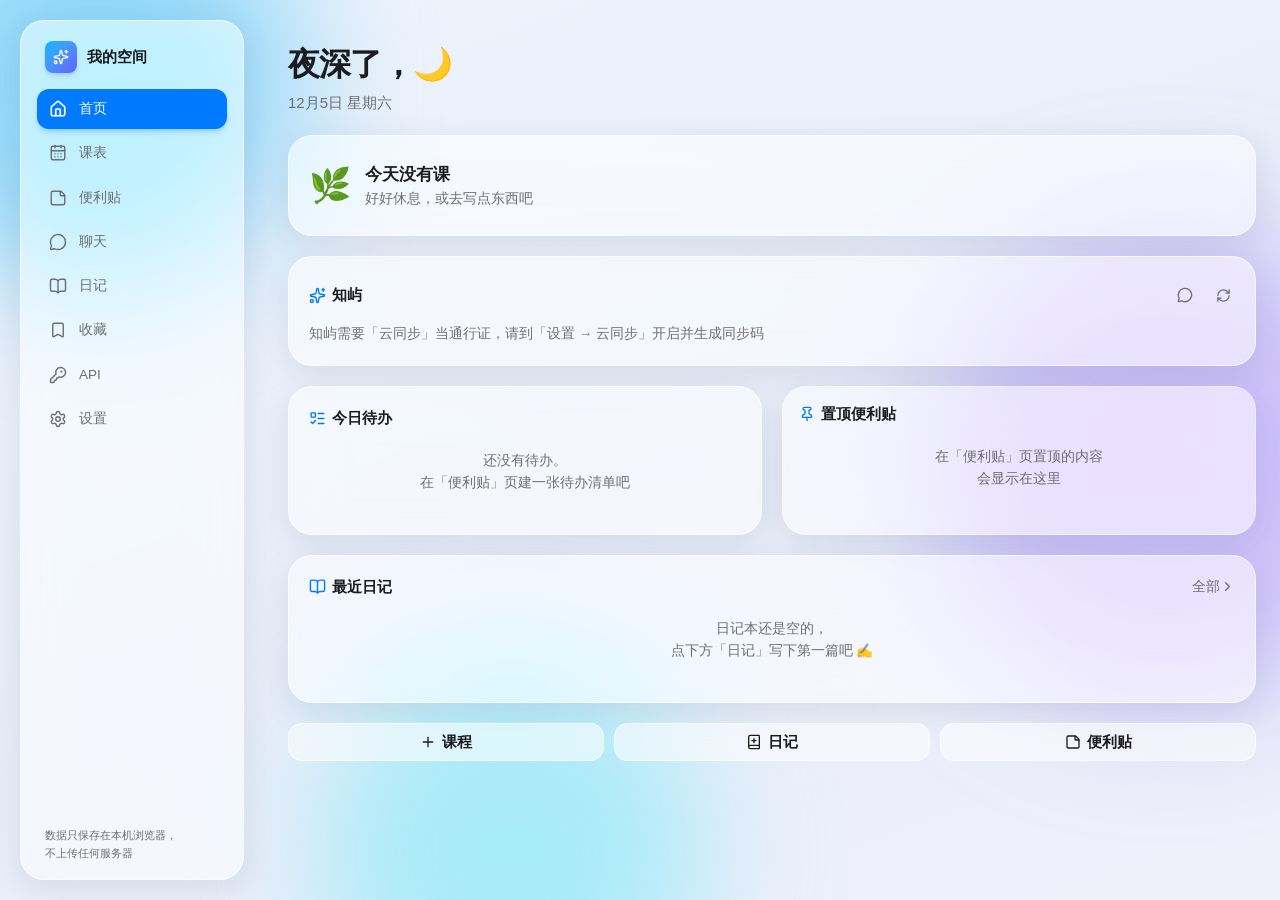
<file: index.html>
<!DOCTYPE html><!--R8IIyFeduOKONjYIYQVWa--><html lang="zh-CN"><head><meta charSet="utf-8"/><meta name="viewport" content="width=device-width, initial-scale=1, viewport-fit=cover, interactive-widget=resizes-content"/><link rel="stylesheet" href="/_next/static/css/a9e3946d312df9b7.css" data-precedence="next"/><link rel="preload" as="script" fetchPriority="low" href="/_next/static/chunks/webpack-01a8b225504b0466.js"/><script src="/_next/static/chunks/4bd1b696-c023c6e3521b1417.js" async=""></script><script src="/_next/static/chunks/255-566af14aff71e752.js" async=""></script><script src="/_next/static/chunks/main-app-4633ac3a20da03d7.js" async=""></script><script src="/_next/static/chunks/44530001-6a14ce924906b4cd.js" async=""></script><script src="/_next/static/chunks/722-b571f963e24b0597.js" async=""></script><script src="/_next/static/chunks/964-34a1d82d440f90f3.js" async=""></script><script src="/_next/static/chunks/650-bb705336bcd23bdc.js" async=""></script><script src="/_next/static/chunks/619-ba102abea3e3d0e4.js" async=""></script><script src="/_next/static/chunks/96-0c31b7912c37f91b.js" async=""></script><script src="/_next/static/chunks/app/layout-e8bc944ee82aca22.js" async=""></script><script src="/_next/static/chunks/182-0384684e18ff4b1c.js" async=""></script><script src="/_next/static/chunks/405-d6e038306699996e.js" async=""></script><script src="/_next/static/chunks/48-25a6770b1516d2e9.js" async=""></script><script src="/_next/static/chunks/118-95cafeba01e60e40.js" async=""></script><script src="/_next/static/chunks/160-b94efef3cbf06d8b.js" async=""></script><script src="/_next/static/chunks/app/page-dc59027dc42e0c78.js" async=""></script><meta name="theme-color" media="(prefers-color-scheme: light)" content="#eef4fc"/><meta name="theme-color" media="(prefers-color-scheme: dark)" content="#0d1117"/><title>我的空间</title><meta name="description" content="私人学习仪表盘：日记、课表、便利贴"/><link rel="manifest" href="/manifest.webmanifest"/><link rel="icon" href="/icon.svg?a4c9580616abffd0" type="image/svg+xml" sizes="any"/><link rel="apple-touch-icon" href="/apple-icon.png?86789baee543cb78" type="image/png" sizes="180x180"/><script src="/_next/static/chunks/polyfills-42372ed130431b0a.js" noModule=""></script></head><body><div hidden=""><!--$--><!--/$--></div><script>(function(){try{var s=JSON.parse(localStorage.getItem("space.settings")||"{}").state||{};var t=s.theme||"system";var d=t==="dark"||(t==="system"&&window.matchMedia("(prefers-color-scheme: dark)").matches);document.documentElement.classList.toggle("dark",d);if(s.glass)document.documentElement.setAttribute("data-glass",s.glass);if(s.wallpaper)document.documentElement.setAttribute("data-wallpaper",s.wallpaper);var u=false;try{u=sessionStorage.getItem("space.unlocked")==="1"}catch(e){}if(s.passcode&&!u)document.documentElement.classList.add("app-locking")}catch(e){}})()</script><div aria-hidden="true" class="pointer-events-none fixed inset-0 -z-10 overflow-hidden"><div class="absolute -left-28 -top-32 h-[26rem] w-[26rem] rounded-full bg-[var(--blob-1)] blur-3xl"></div><div class="absolute -right-32 top-1/4 h-[30rem] w-[30rem] rounded-full bg-[var(--blob-2)] blur-3xl"></div><div class="absolute -bottom-36 left-1/4 h-[24rem] w-[24rem] rounded-full bg-[var(--blob-3)] blur-3xl"></div></div><nav data-app-nav="true" class="glass fixed bottom-[var(--nav-gap)] left-[max(0.75rem,env(safe-area-inset-left))] right-[max(0.75rem,env(safe-area-inset-right))] z-40 flex h-[var(--nav-h)] items-stretch rounded-card px-1.5 lg:hidden"><a class="flex flex-1 flex-col items-center justify-center gap-1 whitespace-nowrap rounded-2xl text-cap font-medium leading-none transition-colors text-[var(--accent)]" href="/"><svg xmlns="http://www.w3.org/2000/svg" width="23" height="23" viewBox="0 0 24 24" fill="none" stroke="currentColor" stroke-width="2.2" stroke-linecap="round" stroke-linejoin="round" class="lucide lucide-house lucide-home" aria-hidden="true"><path d="M15 21v-8a1 1 0 0 0-1-1h-4a1 1 0 0 0-1 1v8"></path><path d="M3 10a2 2 0 0 1 .709-1.528l7-6a2 2 0 0 1 2.582 0l7 6A2 2 0 0 1 21 10v9a2 2 0 0 1-2 2H5a2 2 0 0 1-2-2z"></path></svg>首页</a><a class="flex flex-1 flex-col items-center justify-center gap-1 whitespace-nowrap rounded-2xl text-cap font-medium leading-none transition-colors text-[var(--text-2)]" href="/schedule/"><svg xmlns="http://www.w3.org/2000/svg" width="23" height="23" viewBox="0 0 24 24" fill="none" stroke="currentColor" stroke-width="1.8" stroke-linecap="round" stroke-linejoin="round" class="lucide lucide-calendar-days" aria-hidden="true"><path d="M8 2v3"></path><path d="M16 2v3"></path><rect x="3" y="3" width="18" height="18" rx="2"></rect><path d="M3 9h18"></path><path d="M8 13h.01"></path><path d="M12 13h.01"></path><path d="M16 13h.01"></path><path d="M8 17h.01"></path><path d="M12 17h.01"></path><path d="M16 17h.01"></path></svg>课表</a><a class="flex flex-1 flex-col items-center justify-center gap-1 whitespace-nowrap rounded-2xl text-cap font-medium leading-none transition-colors text-[var(--text-2)]" href="/notes/"><svg xmlns="http://www.w3.org/2000/svg" width="23" height="23" viewBox="0 0 24 24" fill="none" stroke="currentColor" stroke-width="1.8" stroke-linecap="round" stroke-linejoin="round" class="lucide lucide-sticky-note" aria-hidden="true"><path d="M21 9a2.4 2.4 0 0 0-.706-1.706l-3.588-3.588A2.4 2.4 0 0 0 15 3H5a2 2 0 0 0-2 2v14a2 2 0 0 0 2 2h14a2 2 0 0 0 2-2z"></path><path d="M15 3v5a1 1 0 0 0 1 1h5"></path></svg>便利贴</a><a class="flex flex-1 flex-col items-center justify-center gap-1 whitespace-nowrap rounded-2xl text-cap font-medium leading-none transition-colors text-[var(--text-2)]" href="/chat/"><svg xmlns="http://www.w3.org/2000/svg" width="23" height="23" viewBox="0 0 24 24" fill="none" stroke="currentColor" stroke-width="1.8" stroke-linecap="round" stroke-linejoin="round" class="lucide lucide-message-circle" aria-hidden="true"><path d="M2.992 16.342a2 2 0 0 1 .094 1.167l-1.065 3.29a1 1 0 0 0 1.236 1.168l3.413-.998a2 2 0 0 1 1.099.092 10 10 0 1 0-4.777-4.719"></path></svg>聊天</a><button type="button" aria-label="更多" aria-expanded="false" class="flex flex-1 flex-col items-center justify-center gap-1 whitespace-nowrap rounded-2xl text-cap font-medium leading-none transition-colors text-[var(--text-2)]"><svg xmlns="http://www.w3.org/2000/svg" width="23" height="23" viewBox="0 0 24 24" fill="none" stroke="currentColor" stroke-width="1.8" stroke-linecap="round" stroke-linejoin="round" class="lucide lucide-ellipsis lucide-more-horizontal" aria-hidden="true"><circle cx="12" cy="12" r="1"></circle><circle cx="19" cy="12" r="1"></circle><circle cx="5" cy="12" r="1"></circle></svg>更多</button></nav><div data-app-nav="true" class="lg:hidden"></div><aside data-app-nav="true" class="desktop-sidebar glass fixed bottom-5 left-5 top-5 z-40 hidden w-[var(--sidebar-w)] flex-col rounded-card p-4 lg:flex"><div class="flex items-center gap-2.5 px-2 pb-4 pt-1"><span class="flex h-8 w-8 items-center justify-center rounded-lg bg-gradient-to-br from-sky-400 to-indigo-500 text-white shadow-md"><svg xmlns="http://www.w3.org/2000/svg" width="16" height="16" viewBox="0 0 24 24" fill="none" stroke="currentColor" stroke-width="2" stroke-linecap="round" stroke-linejoin="round" class="lucide lucide-sparkles lucide-stars" aria-hidden="true"><path d="M11.017 2.814a1 1 0 0 1 1.966 0l1.051 5.558a2 2 0 0 0 1.594 1.594l5.558 1.051a1 1 0 0 1 0 1.966l-5.558 1.051a2 2 0 0 0-1.594 1.594l-1.051 5.558a1 1 0 0 1-1.966 0l-1.051-5.558a2 2 0 0 0-1.594-1.594l-5.558-1.051a1 1 0 0 1 0-1.966l5.558-1.051a2 2 0 0 0 1.594-1.594z"></path><path d="M20 2v4"></path><path d="M22 4h-4"></path><circle cx="4" cy="20" r="2"></circle></svg></span><span class="text-body font-semibold">我的空间</span></div><nav class="flex flex-col gap-1"><a class="flex items-center gap-3 rounded-xl px-3 py-2.5 text-sub font-medium transition-colors bg-[var(--accent)] text-white shadow-md shadow-blue-500/25" href="/"><svg xmlns="http://www.w3.org/2000/svg" width="18" height="18" viewBox="0 0 24 24" fill="none" stroke="currentColor" stroke-width="2.2" stroke-linecap="round" stroke-linejoin="round" class="lucide lucide-house lucide-home" aria-hidden="true"><path d="M15 21v-8a1 1 0 0 0-1-1h-4a1 1 0 0 0-1 1v8"></path><path d="M3 10a2 2 0 0 1 .709-1.528l7-6a2 2 0 0 1 2.582 0l7 6A2 2 0 0 1 21 10v9a2 2 0 0 1-2 2H5a2 2 0 0 1-2-2z"></path></svg>首页</a><a class="flex items-center gap-3 rounded-xl px-3 py-2.5 text-sub font-medium transition-colors text-[var(--text-2)] hover:bg-black/5 hover:text-[var(--text-1)] dark:hover:bg-white/10" href="/schedule/"><svg xmlns="http://www.w3.org/2000/svg" width="18" height="18" viewBox="0 0 24 24" fill="none" stroke="currentColor" stroke-width="1.9" stroke-linecap="round" stroke-linejoin="round" class="lucide lucide-calendar-days" aria-hidden="true"><path d="M8 2v3"></path><path d="M16 2v3"></path><rect x="3" y="3" width="18" height="18" rx="2"></rect><path d="M3 9h18"></path><path d="M8 13h.01"></path><path d="M12 13h.01"></path><path d="M16 13h.01"></path><path d="M8 17h.01"></path><path d="M12 17h.01"></path><path d="M16 17h.01"></path></svg>课表</a><a class="flex items-center gap-3 rounded-xl px-3 py-2.5 text-sub font-medium transition-colors text-[var(--text-2)] hover:bg-black/5 hover:text-[var(--text-1)] dark:hover:bg-white/10" href="/notes/"><svg xmlns="http://www.w3.org/2000/svg" width="18" height="18" viewBox="0 0 24 24" fill="none" stroke="currentColor" stroke-width="1.9" stroke-linecap="round" stroke-linejoin="round" class="lucide lucide-sticky-note" aria-hidden="true"><path d="M21 9a2.4 2.4 0 0 0-.706-1.706l-3.588-3.588A2.4 2.4 0 0 0 15 3H5a2 2 0 0 0-2 2v14a2 2 0 0 0 2 2h14a2 2 0 0 0 2-2z"></path><path d="M15 3v5a1 1 0 0 0 1 1h5"></path></svg>便利贴</a><a class="flex items-center gap-3 rounded-xl px-3 py-2.5 text-sub font-medium transition-colors text-[var(--text-2)] hover:bg-black/5 hover:text-[var(--text-1)] dark:hover:bg-white/10" href="/chat/"><svg xmlns="http://www.w3.org/2000/svg" width="18" height="18" viewBox="0 0 24 24" fill="none" stroke="currentColor" stroke-width="1.9" stroke-linecap="round" stroke-linejoin="round" class="lucide lucide-message-circle" aria-hidden="true"><path d="M2.992 16.342a2 2 0 0 1 .094 1.167l-1.065 3.29a1 1 0 0 0 1.236 1.168l3.413-.998a2 2 0 0 1 1.099.092 10 10 0 1 0-4.777-4.719"></path></svg>聊天</a><a class="flex items-center gap-3 rounded-xl px-3 py-2.5 text-sub font-medium transition-colors text-[var(--text-2)] hover:bg-black/5 hover:text-[var(--text-1)] dark:hover:bg-white/10" href="/diary/"><svg xmlns="http://www.w3.org/2000/svg" width="18" height="18" viewBox="0 0 24 24" fill="none" stroke="currentColor" stroke-width="1.9" stroke-linecap="round" stroke-linejoin="round" class="lucide lucide-book-open" aria-hidden="true"><path d="M12 5v16"></path><path d="M20.001 19A2 2 0 0022 17V5a2 2 0 00-1.999-2L16 3.002A5 5 0 0012 5a5 5 0 00-4-2H4a2 2 0 00-2 2v12a2 2 0 001.999 2H8a5 5 0 014 2 5 5 0 014-2z"></path></svg>日记</a><a class="flex items-center gap-3 rounded-xl px-3 py-2.5 text-sub font-medium transition-colors text-[var(--text-2)] hover:bg-black/5 hover:text-[var(--text-1)] dark:hover:bg-white/10" href="/links/"><svg xmlns="http://www.w3.org/2000/svg" width="18" height="18" viewBox="0 0 24 24" fill="none" stroke="currentColor" stroke-width="1.9" stroke-linecap="round" stroke-linejoin="round" class="lucide lucide-bookmark" aria-hidden="true"><path d="M17 3a2 2 0 0 1 2 2v15a1 1 0 0 1-1.496.868l-4.512-2.578a2 2 0 0 0-1.984 0l-4.512 2.578A1 1 0 0 1 5 20V5a2 2 0 0 1 2-2z"></path></svg>收藏</a><a class="flex items-center gap-3 rounded-xl px-3 py-2.5 text-sub font-medium transition-colors text-[var(--text-2)] hover:bg-black/5 hover:text-[var(--text-1)] dark:hover:bg-white/10" href="/api/"><svg xmlns="http://www.w3.org/2000/svg" width="18" height="18" viewBox="0 0 24 24" fill="none" stroke="currentColor" stroke-width="1.9" stroke-linecap="round" stroke-linejoin="round" class="lucide lucide-key-round" aria-hidden="true"><path d="M2.586 17.414A2 2 0 0 0 2 18.828V21a1 1 0 0 0 1 1h3a1 1 0 0 0 1-1v-1a1 1 0 0 1 1-1h1a1 1 0 0 0 1-1v-1a1 1 0 0 1 1-1h.172a2 2 0 0 0 1.414-.586l.814-.814a6.5 6.5 0 1 0-4-4z"></path><circle cx="16.5" cy="7.5" r=".5" fill="currentColor"></circle></svg>API</a><a class="flex items-center gap-3 rounded-xl px-3 py-2.5 text-sub font-medium transition-colors text-[var(--text-2)] hover:bg-black/5 hover:text-[var(--text-1)] dark:hover:bg-white/10" href="/settings/"><svg xmlns="http://www.w3.org/2000/svg" width="18" height="18" viewBox="0 0 24 24" fill="none" stroke="currentColor" stroke-width="1.9" stroke-linecap="round" stroke-linejoin="round" class="lucide lucide-settings" aria-hidden="true"><path d="M9.671 4.136a2.34 2.34 0 0 1 4.659 0 2.34 2.34 0 0 0 3.319 1.915 2.34 2.34 0 0 1 2.33 4.033 2.34 2.34 0 0 0 0 3.831 2.34 2.34 0 0 1-2.33 4.033 2.34 2.34 0 0 0-3.319 1.915 2.34 2.34 0 0 1-4.659 0 2.34 2.34 0 0 0-3.32-1.915 2.34 2.34 0 0 1-2.33-4.033 2.34 2.34 0 0 0 0-3.831A2.34 2.34 0 0 1 6.35 6.051a2.34 2.34 0 0 0 3.319-1.915"></path><circle cx="12" cy="12" r="3"></circle></svg>设置</a></nav><p class="mt-auto px-2 text-micro leading-relaxed text-[var(--text-2)]">数据只保存在本机浏览器，<br/>不上传任何服务器</p></aside><div id="app-shell" class="lg:pl-[var(--sidebar-offset)]"><main id="app-main" class="mx-auto w-full max-w-[1020px]"><div class="animate-pulse space-y-5"><div class="h-16 w-44 rounded-2xl bg-black/5 dark:bg-white/10"></div><div class="h-32 rounded-card bg-black/5 dark:bg-white/10"></div><div class="h-44 rounded-card bg-black/5 dark:bg-white/10"></div><div class="grid grid-cols-1 gap-5 md:grid-cols-2"><div class="h-40 rounded-card bg-black/5 dark:bg-white/10"></div><div class="h-40 rounded-card bg-black/5 dark:bg-white/10"></div></div><div class="h-36 rounded-card bg-black/5 dark:bg-white/10"></div><div class="h-11 rounded-card bg-black/5 dark:bg-white/10"></div></div><!--$--><!--/$--></main></div><script src="/_next/static/chunks/webpack-01a8b225504b0466.js" id="_R_" async=""></script><script>(self.__next_f=self.__next_f||[]).push([0])</script><script>self.__next_f.push([1,"1:\"$Sreact.fragment\"\n2:I[953,[\"730\",\"static/chunks/44530001-6a14ce924906b4cd.js\",\"722\",\"static/chunks/722-b571f963e24b0597.js\",\"964\",\"static/chunks/964-34a1d82d440f90f3.js\",\"650\",\"static/chunks/650-bb705336bcd23bdc.js\",\"619\",\"static/chunks/619-ba102abea3e3d0e4.js\",\"96\",\"static/chunks/96-0c31b7912c37f91b.js\",\"177\",\"static/chunks/app/layout-e8bc944ee82aca22.js\"],\"Nav\"]\n3:I[9766,[],\"\"]\n4:I[8924,[],\"\"]\n5:I[4015,[\"730\",\"static/chunks/44530001-6a14ce924906b4cd.js\",\"722\",\"static/chunks/722-b571f963e24b0597.js\",\"964\",\"static/chunks/964-34a1d82d440f90f3.js\",\"650\",\"static/chunks/650-bb705336bcd23bdc.js\",\"619\",\"static/chunks/619-ba102abea3e3d0e4.js\",\"96\",\"static/chunks/96-0c31b7912c37f91b.js\",\"177\",\"static/chunks/app/layout-e8bc944ee82aca22.js\"],\"LockScreen\"]\n6:I[1233,[\"730\",\"static/chunks/44530001-6a14ce924906b4cd.js\",\"722\",\"static/chunks/722-b571f963e24b0597.js\",\"964\",\"static/chunks/964-34a1d82d440f90f3.js\",\"650\",\"static/chunks/650-bb705336bcd23bdc.js\",\"619\",\"static/chunks/619-ba102abea3e3d0e4.js\",\"96\",\"static/chunks/96-0c31b7912c37f91b.js\",\"177\",\"static/chunks/app/layout-e8bc944ee82aca22.js\"],\"SyncRunner\"]\n7:I[5415,[\"730\",\"static/chunks/44530001-6a14ce924906b4cd.js\",\"722\",\"static/chunks/722-b571f963e24b0597.js\",\"964\",\"static/chunks/964-34a1d82d440f90f3.js\",\"650\",\"static/chunks/650-bb705336bcd23bdc.js\",\"619\",\"static/chunks/619-ba102abea3e3d0e4.js\",\"96\",\"static/chunks/96-0c31b7912c37f91b.js\",\"177\",\"static/chunks/app/layout-e8bc944ee82aca22.js\"],\"SWRegister\"]\n8:I[1959,[],\"ClientPageRoot\"]\n9:I[5557,[\"730\",\"static/chunks/44530001-6a14ce924906b4cd.js\",\"722\",\"static/chunks/722-b571f963e24b0597.js\",\"964\",\"static/chunks/964-34a1d82d440f90f3.js\",\"650\",\"static/chunks/650-bb705336bcd23bdc.js\",\"619\",\"static/chunks/619-ba102abea3e3d0e4.js\",\"182\",\"static/chunks/182-0384684e18ff4b1c.js\",\"96\",\"static/chunks/96-0c31b7912c37f91b.js\",\"405\",\"static/chunks/405-d6e038306699996e.js\",\"48\",\"static/chunks/48-25a6770b1516d2e9.js\",\"118\",\"static/chunks/118-95cafeba01e60e40.js\",\"160\",\"static/chunks/160-b94efef3cbf06d8b.js\",\"974\",\"static/chunks/app/pag"])</script><script>self.__next_f.push([1,"e-dc59027dc42e0c78.js\"],\"default\"]\nc:I[4431,[],\"OutletBoundary\"]\ne:I[5278,[],\"AsyncMetadataOutlet\"]\n10:I[4431,[],\"ViewportBoundary\"]\n12:I[4431,[],\"MetadataBoundary\"]\n13:\"$Sreact.suspense\"\n15:I[7150,[],\"\"]\n:HL[\"/_next/static/css/a9e3946d312df9b7.css\",\"style\"]\n"])</script><script>self.__next_f.push([1,"0:{\"P\":null,\"b\":\"R8IIyFeduOKONjYIYQVWa\",\"p\":\"\",\"c\":[\"\",\"\"],\"i\":false,\"f\":[[[\"\",{\"children\":[\"__PAGE__\",{}]},\"$undefined\",\"$undefined\",true],[\"\",[\"$\",\"$1\",\"c\",{\"children\":[[[\"$\",\"link\",\"0\",{\"rel\":\"stylesheet\",\"href\":\"/_next/static/css/a9e3946d312df9b7.css\",\"precedence\":\"next\",\"crossOrigin\":\"$undefined\",\"nonce\":\"$undefined\"}]],[\"$\",\"html\",null,{\"lang\":\"zh-CN\",\"suppressHydrationWarning\":true,\"children\":[\"$\",\"body\",null,{\"children\":[[\"$\",\"script\",null,{\"dangerouslySetInnerHTML\":{\"__html\":\"(function(){try{var s=JSON.parse(localStorage.getItem(\\\"space.settings\\\")||\\\"{}\\\").state||{};var t=s.theme||\\\"system\\\";var d=t===\\\"dark\\\"||(t===\\\"system\\\"\u0026\u0026window.matchMedia(\\\"(prefers-color-scheme: dark)\\\").matches);document.documentElement.classList.toggle(\\\"dark\\\",d);if(s.glass)document.documentElement.setAttribute(\\\"data-glass\\\",s.glass);if(s.wallpaper)document.documentElement.setAttribute(\\\"data-wallpaper\\\",s.wallpaper);var u=false;try{u=sessionStorage.getItem(\\\"space.unlocked\\\")===\\\"1\\\"}catch(e){}if(s.passcode\u0026\u0026!u)document.documentElement.classList.add(\\\"app-locking\\\")}catch(e){}})()\"}}],[\"$\",\"div\",null,{\"aria-hidden\":true,\"className\":\"pointer-events-none fixed inset-0 -z-10 overflow-hidden\",\"children\":[[\"$\",\"div\",null,{\"className\":\"absolute -left-28 -top-32 h-[26rem] w-[26rem] rounded-full bg-[var(--blob-1)] blur-3xl\"}],[\"$\",\"div\",null,{\"className\":\"absolute -right-32 top-1/4 h-[30rem] w-[30rem] rounded-full bg-[var(--blob-2)] blur-3xl\"}],[\"$\",\"div\",null,{\"className\":\"absolute -bottom-36 left-1/4 h-[24rem] w-[24rem] rounded-full bg-[var(--blob-3)] blur-3xl\"}]]}],[\"$\",\"$L2\",null,{}],[\"$\",\"div\",null,{\"id\":\"app-shell\",\"className\":\"lg:pl-[var(--sidebar-offset)]\",\"children\":[\"$\",\"main\",null,{\"id\":\"app-main\",\"className\":\"mx-auto w-full max-w-[1020px]\",\"children\":[\"$\",\"$L3\",null,{\"parallelRouterKey\":\"children\",\"error\":\"$undefined\",\"errorStyles\":\"$undefined\",\"errorScripts\":\"$undefined\",\"template\":[\"$\",\"$L4\",null,{}],\"templateStyles\":\"$undefined\",\"templateScripts\":\"$undefined\",\"notFound\":[[[\"$\",\"title\",null,{\"children\":\"404: This page could not be found.\"}],[\"$\",\"div\",null,{\"style\":{\"fontFamily\":\"system-ui,\\\"Segoe UI\\\",Roboto,Helvetica,Arial,sans-serif,\\\"Apple Color Emoji\\\",\\\"Segoe UI Emoji\\\"\",\"height\":\"100vh\",\"textAlign\":\"center\",\"display\":\"flex\",\"flexDirection\":\"column\",\"alignItems\":\"center\",\"justifyContent\":\"center\"},\"children\":[\"$\",\"div\",null,{\"children\":[[\"$\",\"style\",null,{\"dangerouslySetInnerHTML\":{\"__html\":\"body{color:#000;background:#fff;margin:0}.next-error-h1{border-right:1px solid rgba(0,0,0,.3)}@media (prefers-color-scheme:dark){body{color:#fff;background:#000}.next-error-h1{border-right:1px solid rgba(255,255,255,.3)}}\"}}],[\"$\",\"h1\",null,{\"className\":\"next-error-h1\",\"style\":{\"display\":\"inline-block\",\"margin\":\"0 20px 0 0\",\"padding\":\"0 23px 0 0\",\"fontSize\":24,\"fontWeight\":500,\"verticalAlign\":\"top\",\"lineHeight\":\"49px\"},\"children\":404}],[\"$\",\"div\",null,{\"style\":{\"display\":\"inline-block\"},\"children\":[\"$\",\"h2\",null,{\"style\":{\"fontSize\":14,\"fontWeight\":400,\"lineHeight\":\"49px\",\"margin\":0},\"children\":\"This page could not be found.\"}]}]]}]}]],[]],\"forbidden\":\"$undefined\",\"unauthorized\":\"$undefined\"}]}]}],[\"$\",\"$L5\",null,{}],[\"$\",\"$L6\",null,{}],[\"$\",\"$L7\",null,{}]]}]}]]}],{\"children\":[\"__PAGE__\",[\"$\",\"$1\",\"c\",{\"children\":[[\"$\",\"$L8\",null,{\"Component\":\"$9\",\"searchParams\":{},\"params\":{},\"promises\":[\"$@a\",\"$@b\"]}],null,[\"$\",\"$Lc\",null,{\"children\":[\"$Ld\",[\"$\",\"$Le\",null,{\"promise\":\"$@f\"}]]}]]}],{},null,false]},null,false],[\"$\",\"$1\",\"h\",{\"children\":[null,[[\"$\",\"$L10\",null,{\"children\":\"$L11\"}],null],[\"$\",\"$L12\",null,{\"children\":[\"$\",\"div\",null,{\"hidden\":true,\"children\":[\"$\",\"$13\",null,{\"fallback\":null,\"children\":\"$L14\"}]}]}]]}],false]],\"m\":\"$undefined\",\"G\":[\"$15\",[]],\"s\":false,\"S\":true}\n"])</script><script>self.__next_f.push([1,"a:{}\nb:\"$0:f:0:1:2:children:1:props:children:0:props:params\"\n"])</script><script>self.__next_f.push([1,"11:[[\"$\",\"meta\",\"0\",{\"charSet\":\"utf-8\"}],[\"$\",\"meta\",\"1\",{\"name\":\"viewport\",\"content\":\"width=device-width, initial-scale=1, viewport-fit=cover, interactive-widget=resizes-content\"}],[\"$\",\"meta\",\"2\",{\"name\":\"theme-color\",\"media\":\"(prefers-color-scheme: light)\",\"content\":\"#eef4fc\"}],[\"$\",\"meta\",\"3\",{\"name\":\"theme-color\",\"media\":\"(prefers-color-scheme: dark)\",\"content\":\"#0d1117\"}]]\nd:null\n"])</script><script>self.__next_f.push([1,"16:I[622,[],\"IconMark\"]\nf:{\"metadata\":[[\"$\",\"title\",\"0\",{\"children\":\"我的空间\"}],[\"$\",\"meta\",\"1\",{\"name\":\"description\",\"content\":\"私人学习仪表盘：日记、课表、便利贴\"}],[\"$\",\"link\",\"2\",{\"rel\":\"manifest\",\"href\":\"/manifest.webmanifest\",\"crossOrigin\":\"$undefined\"}],[\"$\",\"link\",\"3\",{\"rel\":\"icon\",\"href\":\"/icon.svg?a4c9580616abffd0\",\"type\":\"image/svg+xml\",\"sizes\":\"any\"}],[\"$\",\"link\",\"4\",{\"rel\":\"apple-touch-icon\",\"href\":\"/apple-icon.png?86789baee543cb78\",\"type\":\"image/png\",\"sizes\":\"180x180\"}],[\"$\",\"$L16\",\"5\",{}]],\"error\":null,\"digest\":\"$undefined\"}\n"])</script><script>self.__next_f.push([1,"14:\"$f:metadata\"\n"])</script></body></html>
</file>
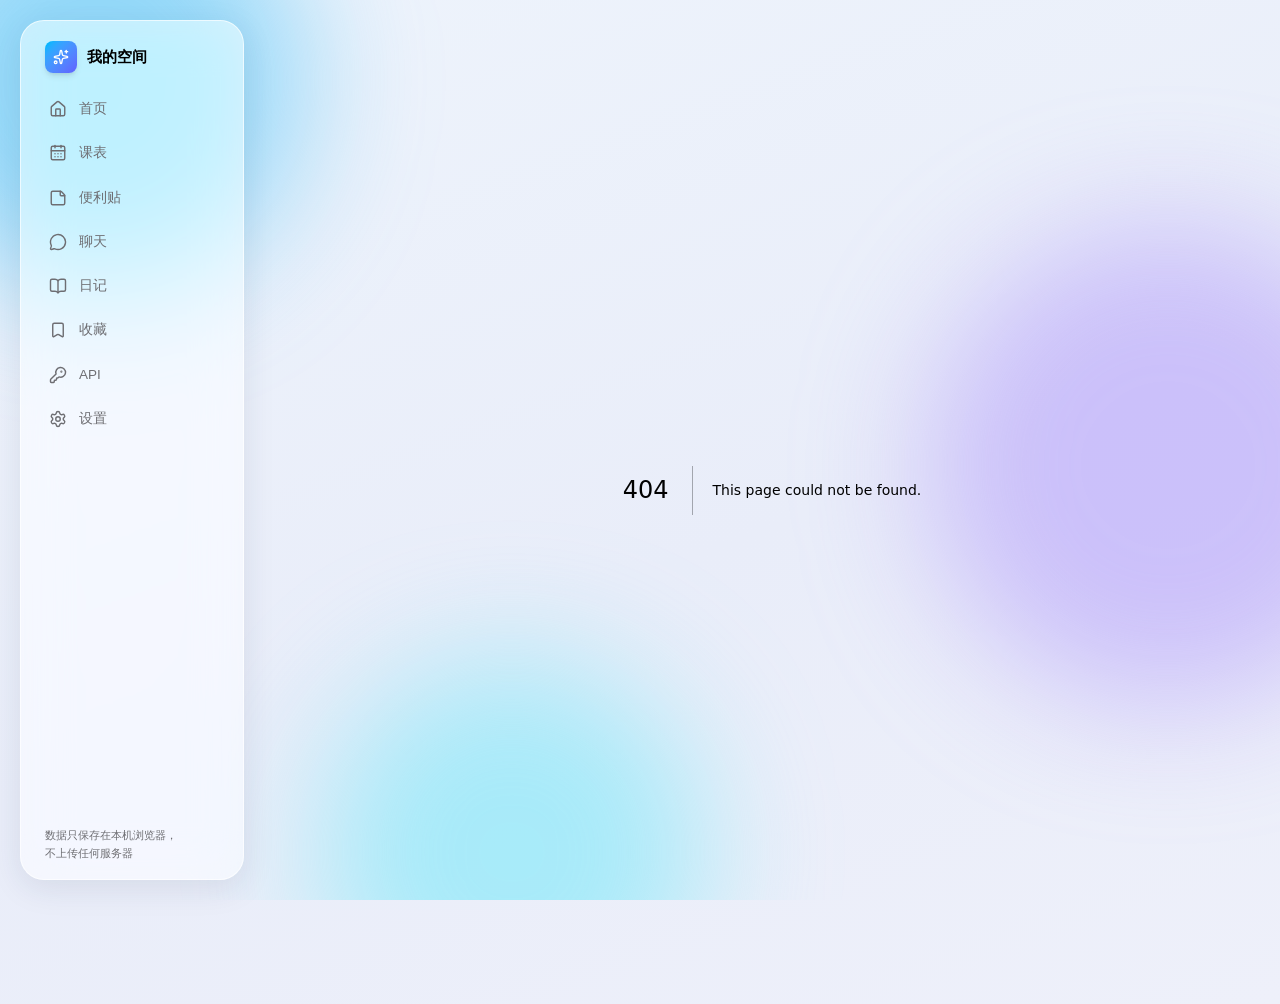
<file: 404/index.html>
<!DOCTYPE html><!--R8IIyFeduOKONjYIYQVWa--><html lang="zh-CN"><head><meta charSet="utf-8"/><meta name="viewport" content="width=device-width, initial-scale=1, viewport-fit=cover, interactive-widget=resizes-content"/><link rel="stylesheet" href="/_next/static/css/a9e3946d312df9b7.css" data-precedence="next"/><link rel="preload" as="script" fetchPriority="low" href="/_next/static/chunks/webpack-01a8b225504b0466.js"/><script src="/_next/static/chunks/4bd1b696-c023c6e3521b1417.js" async=""></script><script src="/_next/static/chunks/255-566af14aff71e752.js" async=""></script><script src="/_next/static/chunks/main-app-4633ac3a20da03d7.js" async=""></script><script src="/_next/static/chunks/44530001-6a14ce924906b4cd.js" async=""></script><script src="/_next/static/chunks/722-b571f963e24b0597.js" async=""></script><script src="/_next/static/chunks/964-34a1d82d440f90f3.js" async=""></script><script src="/_next/static/chunks/650-bb705336bcd23bdc.js" async=""></script><script src="/_next/static/chunks/619-ba102abea3e3d0e4.js" async=""></script><script src="/_next/static/chunks/96-0c31b7912c37f91b.js" async=""></script><script src="/_next/static/chunks/app/layout-e8bc944ee82aca22.js" async=""></script><meta name="robots" content="noindex"/><title>404: This page could not be found.</title><meta name="theme-color" media="(prefers-color-scheme: light)" content="#eef4fc"/><meta name="theme-color" media="(prefers-color-scheme: dark)" content="#0d1117"/><title>我的空间</title><meta name="description" content="私人学习仪表盘：日记、课表、便利贴"/><link rel="manifest" href="/manifest.webmanifest"/><link rel="icon" href="/icon.svg?a4c9580616abffd0" type="image/svg+xml" sizes="any"/><link rel="apple-touch-icon" href="/apple-icon.png?86789baee543cb78" type="image/png" sizes="180x180"/><script src="/_next/static/chunks/polyfills-42372ed130431b0a.js" noModule=""></script></head><body><div hidden=""><!--$--><!--/$--></div><script>(function(){try{var s=JSON.parse(localStorage.getItem("space.settings")||"{}").state||{};var t=s.theme||"system";var d=t==="dark"||(t==="system"&&window.matchMedia("(prefers-color-scheme: dark)").matches);document.documentElement.classList.toggle("dark",d);if(s.glass)document.documentElement.setAttribute("data-glass",s.glass);if(s.wallpaper)document.documentElement.setAttribute("data-wallpaper",s.wallpaper);var u=false;try{u=sessionStorage.getItem("space.unlocked")==="1"}catch(e){}if(s.passcode&&!u)document.documentElement.classList.add("app-locking")}catch(e){}})()</script><div aria-hidden="true" class="pointer-events-none fixed inset-0 -z-10 overflow-hidden"><div class="absolute -left-28 -top-32 h-[26rem] w-[26rem] rounded-full bg-[var(--blob-1)] blur-3xl"></div><div class="absolute -right-32 top-1/4 h-[30rem] w-[30rem] rounded-full bg-[var(--blob-2)] blur-3xl"></div><div class="absolute -bottom-36 left-1/4 h-[24rem] w-[24rem] rounded-full bg-[var(--blob-3)] blur-3xl"></div></div><nav data-app-nav="true" class="glass fixed bottom-[var(--nav-gap)] left-[max(0.75rem,env(safe-area-inset-left))] right-[max(0.75rem,env(safe-area-inset-right))] z-40 flex h-[var(--nav-h)] items-stretch rounded-card px-1.5 lg:hidden"><a class="flex flex-1 flex-col items-center justify-center gap-1 whitespace-nowrap rounded-2xl text-cap font-medium leading-none transition-colors text-[var(--text-2)]" href="/"><svg xmlns="http://www.w3.org/2000/svg" width="23" height="23" viewBox="0 0 24 24" fill="none" stroke="currentColor" stroke-width="1.8" stroke-linecap="round" stroke-linejoin="round" class="lucide lucide-house lucide-home" aria-hidden="true"><path d="M15 21v-8a1 1 0 0 0-1-1h-4a1 1 0 0 0-1 1v8"></path><path d="M3 10a2 2 0 0 1 .709-1.528l7-6a2 2 0 0 1 2.582 0l7 6A2 2 0 0 1 21 10v9a2 2 0 0 1-2 2H5a2 2 0 0 1-2-2z"></path></svg>首页</a><a class="flex flex-1 flex-col items-center justify-center gap-1 whitespace-nowrap rounded-2xl text-cap font-medium leading-none transition-colors text-[var(--text-2)]" href="/schedule/"><svg xmlns="http://www.w3.org/2000/svg" width="23" height="23" viewBox="0 0 24 24" fill="none" stroke="currentColor" stroke-width="1.8" stroke-linecap="round" stroke-linejoin="round" class="lucide lucide-calendar-days" aria-hidden="true"><path d="M8 2v3"></path><path d="M16 2v3"></path><rect x="3" y="3" width="18" height="18" rx="2"></rect><path d="M3 9h18"></path><path d="M8 13h.01"></path><path d="M12 13h.01"></path><path d="M16 13h.01"></path><path d="M8 17h.01"></path><path d="M12 17h.01"></path><path d="M16 17h.01"></path></svg>课表</a><a class="flex flex-1 flex-col items-center justify-center gap-1 whitespace-nowrap rounded-2xl text-cap font-medium leading-none transition-colors text-[var(--text-2)]" href="/notes/"><svg xmlns="http://www.w3.org/2000/svg" width="23" height="23" viewBox="0 0 24 24" fill="none" stroke="currentColor" stroke-width="1.8" stroke-linecap="round" stroke-linejoin="round" class="lucide lucide-sticky-note" aria-hidden="true"><path d="M21 9a2.4 2.4 0 0 0-.706-1.706l-3.588-3.588A2.4 2.4 0 0 0 15 3H5a2 2 0 0 0-2 2v14a2 2 0 0 0 2 2h14a2 2 0 0 0 2-2z"></path><path d="M15 3v5a1 1 0 0 0 1 1h5"></path></svg>便利贴</a><a class="flex flex-1 flex-col items-center justify-center gap-1 whitespace-nowrap rounded-2xl text-cap font-medium leading-none transition-colors text-[var(--text-2)]" href="/chat/"><svg xmlns="http://www.w3.org/2000/svg" width="23" height="23" viewBox="0 0 24 24" fill="none" stroke="currentColor" stroke-width="1.8" stroke-linecap="round" stroke-linejoin="round" class="lucide lucide-message-circle" aria-hidden="true"><path d="M2.992 16.342a2 2 0 0 1 .094 1.167l-1.065 3.29a1 1 0 0 0 1.236 1.168l3.413-.998a2 2 0 0 1 1.099.092 10 10 0 1 0-4.777-4.719"></path></svg>聊天</a><button type="button" aria-label="更多" aria-expanded="false" class="flex flex-1 flex-col items-center justify-center gap-1 whitespace-nowrap rounded-2xl text-cap font-medium leading-none transition-colors text-[var(--text-2)]"><svg xmlns="http://www.w3.org/2000/svg" width="23" height="23" viewBox="0 0 24 24" fill="none" stroke="currentColor" stroke-width="1.8" stroke-linecap="round" stroke-linejoin="round" class="lucide lucide-ellipsis lucide-more-horizontal" aria-hidden="true"><circle cx="12" cy="12" r="1"></circle><circle cx="19" cy="12" r="1"></circle><circle cx="5" cy="12" r="1"></circle></svg>更多</button></nav><div data-app-nav="true" class="lg:hidden"></div><aside data-app-nav="true" class="desktop-sidebar glass fixed bottom-5 left-5 top-5 z-40 hidden w-[var(--sidebar-w)] flex-col rounded-card p-4 lg:flex"><div class="flex items-center gap-2.5 px-2 pb-4 pt-1"><span class="flex h-8 w-8 items-center justify-center rounded-lg bg-gradient-to-br from-sky-400 to-indigo-500 text-white shadow-md"><svg xmlns="http://www.w3.org/2000/svg" width="16" height="16" viewBox="0 0 24 24" fill="none" stroke="currentColor" stroke-width="2" stroke-linecap="round" stroke-linejoin="round" class="lucide lucide-sparkles lucide-stars" aria-hidden="true"><path d="M11.017 2.814a1 1 0 0 1 1.966 0l1.051 5.558a2 2 0 0 0 1.594 1.594l5.558 1.051a1 1 0 0 1 0 1.966l-5.558 1.051a2 2 0 0 0-1.594 1.594l-1.051 5.558a1 1 0 0 1-1.966 0l-1.051-5.558a2 2 0 0 0-1.594-1.594l-5.558-1.051a1 1 0 0 1 0-1.966l5.558-1.051a2 2 0 0 0 1.594-1.594z"></path><path d="M20 2v4"></path><path d="M22 4h-4"></path><circle cx="4" cy="20" r="2"></circle></svg></span><span class="text-body font-semibold">我的空间</span></div><nav class="flex flex-col gap-1"><a class="flex items-center gap-3 rounded-xl px-3 py-2.5 text-sub font-medium transition-colors text-[var(--text-2)] hover:bg-black/5 hover:text-[var(--text-1)] dark:hover:bg-white/10" href="/"><svg xmlns="http://www.w3.org/2000/svg" width="18" height="18" viewBox="0 0 24 24" fill="none" stroke="currentColor" stroke-width="1.9" stroke-linecap="round" stroke-linejoin="round" class="lucide lucide-house lucide-home" aria-hidden="true"><path d="M15 21v-8a1 1 0 0 0-1-1h-4a1 1 0 0 0-1 1v8"></path><path d="M3 10a2 2 0 0 1 .709-1.528l7-6a2 2 0 0 1 2.582 0l7 6A2 2 0 0 1 21 10v9a2 2 0 0 1-2 2H5a2 2 0 0 1-2-2z"></path></svg>首页</a><a class="flex items-center gap-3 rounded-xl px-3 py-2.5 text-sub font-medium transition-colors text-[var(--text-2)] hover:bg-black/5 hover:text-[var(--text-1)] dark:hover:bg-white/10" href="/schedule/"><svg xmlns="http://www.w3.org/2000/svg" width="18" height="18" viewBox="0 0 24 24" fill="none" stroke="currentColor" stroke-width="1.9" stroke-linecap="round" stroke-linejoin="round" class="lucide lucide-calendar-days" aria-hidden="true"><path d="M8 2v3"></path><path d="M16 2v3"></path><rect x="3" y="3" width="18" height="18" rx="2"></rect><path d="M3 9h18"></path><path d="M8 13h.01"></path><path d="M12 13h.01"></path><path d="M16 13h.01"></path><path d="M8 17h.01"></path><path d="M12 17h.01"></path><path d="M16 17h.01"></path></svg>课表</a><a class="flex items-center gap-3 rounded-xl px-3 py-2.5 text-sub font-medium transition-colors text-[var(--text-2)] hover:bg-black/5 hover:text-[var(--text-1)] dark:hover:bg-white/10" href="/notes/"><svg xmlns="http://www.w3.org/2000/svg" width="18" height="18" viewBox="0 0 24 24" fill="none" stroke="currentColor" stroke-width="1.9" stroke-linecap="round" stroke-linejoin="round" class="lucide lucide-sticky-note" aria-hidden="true"><path d="M21 9a2.4 2.4 0 0 0-.706-1.706l-3.588-3.588A2.4 2.4 0 0 0 15 3H5a2 2 0 0 0-2 2v14a2 2 0 0 0 2 2h14a2 2 0 0 0 2-2z"></path><path d="M15 3v5a1 1 0 0 0 1 1h5"></path></svg>便利贴</a><a class="flex items-center gap-3 rounded-xl px-3 py-2.5 text-sub font-medium transition-colors text-[var(--text-2)] hover:bg-black/5 hover:text-[var(--text-1)] dark:hover:bg-white/10" href="/chat/"><svg xmlns="http://www.w3.org/2000/svg" width="18" height="18" viewBox="0 0 24 24" fill="none" stroke="currentColor" stroke-width="1.9" stroke-linecap="round" stroke-linejoin="round" class="lucide lucide-message-circle" aria-hidden="true"><path d="M2.992 16.342a2 2 0 0 1 .094 1.167l-1.065 3.29a1 1 0 0 0 1.236 1.168l3.413-.998a2 2 0 0 1 1.099.092 10 10 0 1 0-4.777-4.719"></path></svg>聊天</a><a class="flex items-center gap-3 rounded-xl px-3 py-2.5 text-sub font-medium transition-colors text-[var(--text-2)] hover:bg-black/5 hover:text-[var(--text-1)] dark:hover:bg-white/10" href="/diary/"><svg xmlns="http://www.w3.org/2000/svg" width="18" height="18" viewBox="0 0 24 24" fill="none" stroke="currentColor" stroke-width="1.9" stroke-linecap="round" stroke-linejoin="round" class="lucide lucide-book-open" aria-hidden="true"><path d="M12 5v16"></path><path d="M20.001 19A2 2 0 0022 17V5a2 2 0 00-1.999-2L16 3.002A5 5 0 0012 5a5 5 0 00-4-2H4a2 2 0 00-2 2v12a2 2 0 001.999 2H8a5 5 0 014 2 5 5 0 014-2z"></path></svg>日记</a><a class="flex items-center gap-3 rounded-xl px-3 py-2.5 text-sub font-medium transition-colors text-[var(--text-2)] hover:bg-black/5 hover:text-[var(--text-1)] dark:hover:bg-white/10" href="/links/"><svg xmlns="http://www.w3.org/2000/svg" width="18" height="18" viewBox="0 0 24 24" fill="none" stroke="currentColor" stroke-width="1.9" stroke-linecap="round" stroke-linejoin="round" class="lucide lucide-bookmark" aria-hidden="true"><path d="M17 3a2 2 0 0 1 2 2v15a1 1 0 0 1-1.496.868l-4.512-2.578a2 2 0 0 0-1.984 0l-4.512 2.578A1 1 0 0 1 5 20V5a2 2 0 0 1 2-2z"></path></svg>收藏</a><a class="flex items-center gap-3 rounded-xl px-3 py-2.5 text-sub font-medium transition-colors text-[var(--text-2)] hover:bg-black/5 hover:text-[var(--text-1)] dark:hover:bg-white/10" href="/api/"><svg xmlns="http://www.w3.org/2000/svg" width="18" height="18" viewBox="0 0 24 24" fill="none" stroke="currentColor" stroke-width="1.9" stroke-linecap="round" stroke-linejoin="round" class="lucide lucide-key-round" aria-hidden="true"><path d="M2.586 17.414A2 2 0 0 0 2 18.828V21a1 1 0 0 0 1 1h3a1 1 0 0 0 1-1v-1a1 1 0 0 1 1-1h1a1 1 0 0 0 1-1v-1a1 1 0 0 1 1-1h.172a2 2 0 0 0 1.414-.586l.814-.814a6.5 6.5 0 1 0-4-4z"></path><circle cx="16.5" cy="7.5" r=".5" fill="currentColor"></circle></svg>API</a><a class="flex items-center gap-3 rounded-xl px-3 py-2.5 text-sub font-medium transition-colors text-[var(--text-2)] hover:bg-black/5 hover:text-[var(--text-1)] dark:hover:bg-white/10" href="/settings/"><svg xmlns="http://www.w3.org/2000/svg" width="18" height="18" viewBox="0 0 24 24" fill="none" stroke="currentColor" stroke-width="1.9" stroke-linecap="round" stroke-linejoin="round" class="lucide lucide-settings" aria-hidden="true"><path d="M9.671 4.136a2.34 2.34 0 0 1 4.659 0 2.34 2.34 0 0 0 3.319 1.915 2.34 2.34 0 0 1 2.33 4.033 2.34 2.34 0 0 0 0 3.831 2.34 2.34 0 0 1-2.33 4.033 2.34 2.34 0 0 0-3.319 1.915 2.34 2.34 0 0 1-4.659 0 2.34 2.34 0 0 0-3.32-1.915 2.34 2.34 0 0 1-2.33-4.033 2.34 2.34 0 0 0 0-3.831A2.34 2.34 0 0 1 6.35 6.051a2.34 2.34 0 0 0 3.319-1.915"></path><circle cx="12" cy="12" r="3"></circle></svg>设置</a></nav><p class="mt-auto px-2 text-micro leading-relaxed text-[var(--text-2)]">数据只保存在本机浏览器，<br/>不上传任何服务器</p></aside><div id="app-shell" class="lg:pl-[var(--sidebar-offset)]"><main id="app-main" class="mx-auto w-full max-w-[1020px]"><div style="font-family:system-ui,&quot;Segoe UI&quot;,Roboto,Helvetica,Arial,sans-serif,&quot;Apple Color Emoji&quot;,&quot;Segoe UI Emoji&quot;;height:100vh;text-align:center;display:flex;flex-direction:column;align-items:center;justify-content:center"><div><style>body{color:#000;background:#fff;margin:0}.next-error-h1{border-right:1px solid rgba(0,0,0,.3)}@media (prefers-color-scheme:dark){body{color:#fff;background:#000}.next-error-h1{border-right:1px solid rgba(255,255,255,.3)}}</style><h1 class="next-error-h1" style="display:inline-block;margin:0 20px 0 0;padding:0 23px 0 0;font-size:24px;font-weight:500;vertical-align:top;line-height:49px">404</h1><div style="display:inline-block"><h2 style="font-size:14px;font-weight:400;line-height:49px;margin:0">This page could not be found.</h2></div></div></div><!--$--><!--/$--></main></div><script src="/_next/static/chunks/webpack-01a8b225504b0466.js" id="_R_" async=""></script><script>(self.__next_f=self.__next_f||[]).push([0])</script><script>self.__next_f.push([1,"1:\"$Sreact.fragment\"\n2:I[953,[\"730\",\"static/chunks/44530001-6a14ce924906b4cd.js\",\"722\",\"static/chunks/722-b571f963e24b0597.js\",\"964\",\"static/chunks/964-34a1d82d440f90f3.js\",\"650\",\"static/chunks/650-bb705336bcd23bdc.js\",\"619\",\"static/chunks/619-ba102abea3e3d0e4.js\",\"96\",\"static/chunks/96-0c31b7912c37f91b.js\",\"177\",\"static/chunks/app/layout-e8bc944ee82aca22.js\"],\"Nav\"]\n3:I[9766,[],\"\"]\n4:I[8924,[],\"\"]\n5:I[4015,[\"730\",\"static/chunks/44530001-6a14ce924906b4cd.js\",\"722\",\"static/chunks/722-b571f963e24b0597.js\",\"964\",\"static/chunks/964-34a1d82d440f90f3.js\",\"650\",\"static/chunks/650-bb705336bcd23bdc.js\",\"619\",\"static/chunks/619-ba102abea3e3d0e4.js\",\"96\",\"static/chunks/96-0c31b7912c37f91b.js\",\"177\",\"static/chunks/app/layout-e8bc944ee82aca22.js\"],\"LockScreen\"]\n6:I[1233,[\"730\",\"static/chunks/44530001-6a14ce924906b4cd.js\",\"722\",\"static/chunks/722-b571f963e24b0597.js\",\"964\",\"static/chunks/964-34a1d82d440f90f3.js\",\"650\",\"static/chunks/650-bb705336bcd23bdc.js\",\"619\",\"static/chunks/619-ba102abea3e3d0e4.js\",\"96\",\"static/chunks/96-0c31b7912c37f91b.js\",\"177\",\"static/chunks/app/layout-e8bc944ee82aca22.js\"],\"SyncRunner\"]\n7:I[5415,[\"730\",\"static/chunks/44530001-6a14ce924906b4cd.js\",\"722\",\"static/chunks/722-b571f963e24b0597.js\",\"964\",\"static/chunks/964-34a1d82d440f90f3.js\",\"650\",\"static/chunks/650-bb705336bcd23bdc.js\",\"619\",\"static/chunks/619-ba102abea3e3d0e4.js\",\"96\",\"static/chunks/96-0c31b7912c37f91b.js\",\"177\",\"static/chunks/app/layout-e8bc944ee82aca22.js\"],\"SWRegister\"]\n8:I[4431,[],\"OutletBoundary\"]\na:I[5278,[],\"AsyncMetadataOutlet\"]\nc:I[4431,[],\"ViewportBoundary\"]\ne:I[4431,[],\"MetadataBoundary\"]\nf:\"$Sreact.suspense\"\n11:I[7150,[],\"\"]\n:HL[\"/_next/static/css/a9e3946d312df9b7.css\",\"style\"]\n"])</script><script>self.__next_f.push([1,"0:{\"P\":null,\"b\":\"R8IIyFeduOKONjYIYQVWa\",\"p\":\"\",\"c\":[\"\",\"_not-found\",\"\"],\"i\":false,\"f\":[[[\"\",{\"children\":[\"/_not-found\",{\"children\":[\"__PAGE__\",{}]}]},\"$undefined\",\"$undefined\",true],[\"\",[\"$\",\"$1\",\"c\",{\"children\":[[[\"$\",\"link\",\"0\",{\"rel\":\"stylesheet\",\"href\":\"/_next/static/css/a9e3946d312df9b7.css\",\"precedence\":\"next\",\"crossOrigin\":\"$undefined\",\"nonce\":\"$undefined\"}]],[\"$\",\"html\",null,{\"lang\":\"zh-CN\",\"suppressHydrationWarning\":true,\"children\":[\"$\",\"body\",null,{\"children\":[[\"$\",\"script\",null,{\"dangerouslySetInnerHTML\":{\"__html\":\"(function(){try{var s=JSON.parse(localStorage.getItem(\\\"space.settings\\\")||\\\"{}\\\").state||{};var t=s.theme||\\\"system\\\";var d=t===\\\"dark\\\"||(t===\\\"system\\\"\u0026\u0026window.matchMedia(\\\"(prefers-color-scheme: dark)\\\").matches);document.documentElement.classList.toggle(\\\"dark\\\",d);if(s.glass)document.documentElement.setAttribute(\\\"data-glass\\\",s.glass);if(s.wallpaper)document.documentElement.setAttribute(\\\"data-wallpaper\\\",s.wallpaper);var u=false;try{u=sessionStorage.getItem(\\\"space.unlocked\\\")===\\\"1\\\"}catch(e){}if(s.passcode\u0026\u0026!u)document.documentElement.classList.add(\\\"app-locking\\\")}catch(e){}})()\"}}],[\"$\",\"div\",null,{\"aria-hidden\":true,\"className\":\"pointer-events-none fixed inset-0 -z-10 overflow-hidden\",\"children\":[[\"$\",\"div\",null,{\"className\":\"absolute -left-28 -top-32 h-[26rem] w-[26rem] rounded-full bg-[var(--blob-1)] blur-3xl\"}],[\"$\",\"div\",null,{\"className\":\"absolute -right-32 top-1/4 h-[30rem] w-[30rem] rounded-full bg-[var(--blob-2)] blur-3xl\"}],[\"$\",\"div\",null,{\"className\":\"absolute -bottom-36 left-1/4 h-[24rem] w-[24rem] rounded-full bg-[var(--blob-3)] blur-3xl\"}]]}],[\"$\",\"$L2\",null,{}],[\"$\",\"div\",null,{\"id\":\"app-shell\",\"className\":\"lg:pl-[var(--sidebar-offset)]\",\"children\":[\"$\",\"main\",null,{\"id\":\"app-main\",\"className\":\"mx-auto w-full max-w-[1020px]\",\"children\":[\"$\",\"$L3\",null,{\"parallelRouterKey\":\"children\",\"error\":\"$undefined\",\"errorStyles\":\"$undefined\",\"errorScripts\":\"$undefined\",\"template\":[\"$\",\"$L4\",null,{}],\"templateStyles\":\"$undefined\",\"templateScripts\":\"$undefined\",\"notFound\":\"$undefined\",\"forbidden\":\"$undefined\",\"unauthorized\":\"$undefined\"}]}]}],[\"$\",\"$L5\",null,{}],[\"$\",\"$L6\",null,{}],[\"$\",\"$L7\",null,{}]]}]}]]}],{\"children\":[\"/_not-found\",[\"$\",\"$1\",\"c\",{\"children\":[null,[\"$\",\"$L3\",null,{\"parallelRouterKey\":\"children\",\"error\":\"$undefined\",\"errorStyles\":\"$undefined\",\"errorScripts\":\"$undefined\",\"template\":[\"$\",\"$L4\",null,{}],\"templateStyles\":\"$undefined\",\"templateScripts\":\"$undefined\",\"notFound\":\"$undefined\",\"forbidden\":\"$undefined\",\"unauthorized\":\"$undefined\"}]]}],{\"children\":[\"__PAGE__\",[\"$\",\"$1\",\"c\",{\"children\":[[[\"$\",\"title\",null,{\"children\":\"404: This page could not be found.\"}],[\"$\",\"div\",null,{\"style\":{\"fontFamily\":\"system-ui,\\\"Segoe UI\\\",Roboto,Helvetica,Arial,sans-serif,\\\"Apple Color Emoji\\\",\\\"Segoe UI Emoji\\\"\",\"height\":\"100vh\",\"textAlign\":\"center\",\"display\":\"flex\",\"flexDirection\":\"column\",\"alignItems\":\"center\",\"justifyContent\":\"center\"},\"children\":[\"$\",\"div\",null,{\"children\":[[\"$\",\"style\",null,{\"dangerouslySetInnerHTML\":{\"__html\":\"body{color:#000;background:#fff;margin:0}.next-error-h1{border-right:1px solid rgba(0,0,0,.3)}@media (prefers-color-scheme:dark){body{color:#fff;background:#000}.next-error-h1{border-right:1px solid rgba(255,255,255,.3)}}\"}}],[\"$\",\"h1\",null,{\"className\":\"next-error-h1\",\"style\":{\"display\":\"inline-block\",\"margin\":\"0 20px 0 0\",\"padding\":\"0 23px 0 0\",\"fontSize\":24,\"fontWeight\":500,\"verticalAlign\":\"top\",\"lineHeight\":\"49px\"},\"children\":404}],[\"$\",\"div\",null,{\"style\":{\"display\":\"inline-block\"},\"children\":[\"$\",\"h2\",null,{\"style\":{\"fontSize\":14,\"fontWeight\":400,\"lineHeight\":\"49px\",\"margin\":0},\"children\":\"This page could not be found.\"}]}]]}]}]],null,[\"$\",\"$L8\",null,{\"children\":[\"$L9\",[\"$\",\"$La\",null,{\"promise\":\"$@b\"}]]}]]}],{},null,false]},null,false]},null,false],[\"$\",\"$1\",\"h\",{\"children\":[[\"$\",\"meta\",null,{\"name\":\"robots\",\"content\":\"noindex\"}],[[\"$\",\"$Lc\",null,{\"children\":\"$Ld\"}],null],[\"$\",\"$Le\",null,{\"children\":[\"$\",\"div\",null,{\"hidden\":true,\"children\":[\"$\",\"$f\",null,{\"fallback\":null,\"children\":\"$L10\"}]}]}]]}],false]],\"m\":\"$undefined\",\"G\":[\"$11\",[]],\"s\":false,\"S\":true}\n"])</script><script>self.__next_f.push([1,"d:[[\"$\",\"meta\",\"0\",{\"charSet\":\"utf-8\"}],[\"$\",\"meta\",\"1\",{\"name\":\"viewport\",\"content\":\"width=device-width, initial-scale=1, viewport-fit=cover, interactive-widget=resizes-content\"}],[\"$\",\"meta\",\"2\",{\"name\":\"theme-color\",\"media\":\"(prefers-color-scheme: light)\",\"content\":\"#eef4fc\"}],[\"$\",\"meta\",\"3\",{\"name\":\"theme-color\",\"media\":\"(prefers-color-scheme: dark)\",\"content\":\"#0d1117\"}]]\n9:null\n"])</script><script>self.__next_f.push([1,"12:I[622,[],\"IconMark\"]\nb:{\"metadata\":[[\"$\",\"title\",\"0\",{\"children\":\"我的空间\"}],[\"$\",\"meta\",\"1\",{\"name\":\"description\",\"content\":\"私人学习仪表盘：日记、课表、便利贴\"}],[\"$\",\"link\",\"2\",{\"rel\":\"manifest\",\"href\":\"/manifest.webmanifest\",\"crossOrigin\":\"$undefined\"}],[\"$\",\"link\",\"3\",{\"rel\":\"icon\",\"href\":\"/icon.svg?a4c9580616abffd0\",\"type\":\"image/svg+xml\",\"sizes\":\"any\"}],[\"$\",\"link\",\"4\",{\"rel\":\"apple-touch-icon\",\"href\":\"/apple-icon.png?86789baee543cb78\",\"type\":\"image/png\",\"sizes\":\"180x180\"}],[\"$\",\"$L12\",\"5\",{}]],\"error\":null,\"digest\":\"$undefined\"}\n"])</script><script>self.__next_f.push([1,"10:\"$b:metadata\"\n"])</script></body></html>
</file>
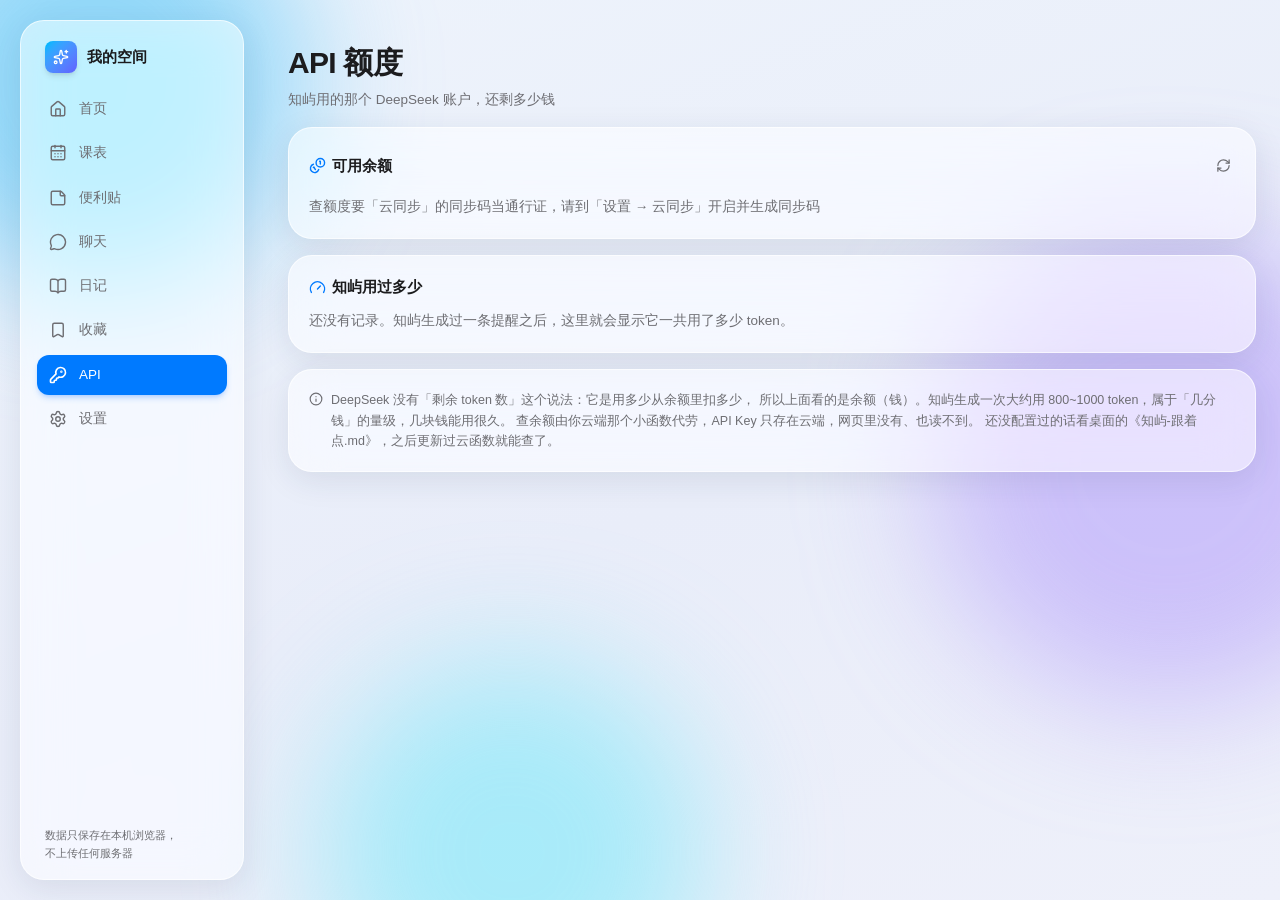
<file: api/index.html>
<!DOCTYPE html><!--R8IIyFeduOKONjYIYQVWa--><html lang="zh-CN"><head><meta charSet="utf-8"/><meta name="viewport" content="width=device-width, initial-scale=1, viewport-fit=cover, interactive-widget=resizes-content"/><link rel="stylesheet" href="/_next/static/css/a9e3946d312df9b7.css" data-precedence="next"/><link rel="preload" as="script" fetchPriority="low" href="/_next/static/chunks/webpack-01a8b225504b0466.js"/><script src="/_next/static/chunks/4bd1b696-c023c6e3521b1417.js" async=""></script><script src="/_next/static/chunks/255-566af14aff71e752.js" async=""></script><script src="/_next/static/chunks/main-app-4633ac3a20da03d7.js" async=""></script><script src="/_next/static/chunks/44530001-6a14ce924906b4cd.js" async=""></script><script src="/_next/static/chunks/722-b571f963e24b0597.js" async=""></script><script src="/_next/static/chunks/964-34a1d82d440f90f3.js" async=""></script><script src="/_next/static/chunks/650-bb705336bcd23bdc.js" async=""></script><script src="/_next/static/chunks/619-ba102abea3e3d0e4.js" async=""></script><script src="/_next/static/chunks/96-0c31b7912c37f91b.js" async=""></script><script src="/_next/static/chunks/app/layout-e8bc944ee82aca22.js" async=""></script><script src="/_next/static/chunks/app/api/page-361ea0102c4148c0.js" async=""></script><meta name="theme-color" media="(prefers-color-scheme: light)" content="#eef4fc"/><meta name="theme-color" media="(prefers-color-scheme: dark)" content="#0d1117"/><title>API 额度 · 我的空间</title><meta name="description" content="私人学习仪表盘：日记、课表、便利贴"/><link rel="manifest" href="/manifest.webmanifest"/><link rel="icon" href="/icon.svg?a4c9580616abffd0" type="image/svg+xml" sizes="any"/><link rel="apple-touch-icon" href="/apple-icon.png?86789baee543cb78" type="image/png" sizes="180x180"/><script src="/_next/static/chunks/polyfills-42372ed130431b0a.js" noModule=""></script></head><body><div hidden=""><!--$--><!--/$--></div><script>(function(){try{var s=JSON.parse(localStorage.getItem("space.settings")||"{}").state||{};var t=s.theme||"system";var d=t==="dark"||(t==="system"&&window.matchMedia("(prefers-color-scheme: dark)").matches);document.documentElement.classList.toggle("dark",d);if(s.glass)document.documentElement.setAttribute("data-glass",s.glass);if(s.wallpaper)document.documentElement.setAttribute("data-wallpaper",s.wallpaper);var u=false;try{u=sessionStorage.getItem("space.unlocked")==="1"}catch(e){}if(s.passcode&&!u)document.documentElement.classList.add("app-locking")}catch(e){}})()</script><div aria-hidden="true" class="pointer-events-none fixed inset-0 -z-10 overflow-hidden"><div class="absolute -left-28 -top-32 h-[26rem] w-[26rem] rounded-full bg-[var(--blob-1)] blur-3xl"></div><div class="absolute -right-32 top-1/4 h-[30rem] w-[30rem] rounded-full bg-[var(--blob-2)] blur-3xl"></div><div class="absolute -bottom-36 left-1/4 h-[24rem] w-[24rem] rounded-full bg-[var(--blob-3)] blur-3xl"></div></div><nav data-app-nav="true" class="glass fixed bottom-[var(--nav-gap)] left-[max(0.75rem,env(safe-area-inset-left))] right-[max(0.75rem,env(safe-area-inset-right))] z-40 flex h-[var(--nav-h)] items-stretch rounded-card px-1.5 lg:hidden"><a class="flex flex-1 flex-col items-center justify-center gap-1 whitespace-nowrap rounded-2xl text-cap font-medium leading-none transition-colors text-[var(--text-2)]" href="/"><svg xmlns="http://www.w3.org/2000/svg" width="23" height="23" viewBox="0 0 24 24" fill="none" stroke="currentColor" stroke-width="1.8" stroke-linecap="round" stroke-linejoin="round" class="lucide lucide-house lucide-home" aria-hidden="true"><path d="M15 21v-8a1 1 0 0 0-1-1h-4a1 1 0 0 0-1 1v8"></path><path d="M3 10a2 2 0 0 1 .709-1.528l7-6a2 2 0 0 1 2.582 0l7 6A2 2 0 0 1 21 10v9a2 2 0 0 1-2 2H5a2 2 0 0 1-2-2z"></path></svg>首页</a><a class="flex flex-1 flex-col items-center justify-center gap-1 whitespace-nowrap rounded-2xl text-cap font-medium leading-none transition-colors text-[var(--text-2)]" href="/schedule/"><svg xmlns="http://www.w3.org/2000/svg" width="23" height="23" viewBox="0 0 24 24" fill="none" stroke="currentColor" stroke-width="1.8" stroke-linecap="round" stroke-linejoin="round" class="lucide lucide-calendar-days" aria-hidden="true"><path d="M8 2v3"></path><path d="M16 2v3"></path><rect x="3" y="3" width="18" height="18" rx="2"></rect><path d="M3 9h18"></path><path d="M8 13h.01"></path><path d="M12 13h.01"></path><path d="M16 13h.01"></path><path d="M8 17h.01"></path><path d="M12 17h.01"></path><path d="M16 17h.01"></path></svg>课表</a><a class="flex flex-1 flex-col items-center justify-center gap-1 whitespace-nowrap rounded-2xl text-cap font-medium leading-none transition-colors text-[var(--text-2)]" href="/notes/"><svg xmlns="http://www.w3.org/2000/svg" width="23" height="23" viewBox="0 0 24 24" fill="none" stroke="currentColor" stroke-width="1.8" stroke-linecap="round" stroke-linejoin="round" class="lucide lucide-sticky-note" aria-hidden="true"><path d="M21 9a2.4 2.4 0 0 0-.706-1.706l-3.588-3.588A2.4 2.4 0 0 0 15 3H5a2 2 0 0 0-2 2v14a2 2 0 0 0 2 2h14a2 2 0 0 0 2-2z"></path><path d="M15 3v5a1 1 0 0 0 1 1h5"></path></svg>便利贴</a><a class="flex flex-1 flex-col items-center justify-center gap-1 whitespace-nowrap rounded-2xl text-cap font-medium leading-none transition-colors text-[var(--text-2)]" href="/chat/"><svg xmlns="http://www.w3.org/2000/svg" width="23" height="23" viewBox="0 0 24 24" fill="none" stroke="currentColor" stroke-width="1.8" stroke-linecap="round" stroke-linejoin="round" class="lucide lucide-message-circle" aria-hidden="true"><path d="M2.992 16.342a2 2 0 0 1 .094 1.167l-1.065 3.29a1 1 0 0 0 1.236 1.168l3.413-.998a2 2 0 0 1 1.099.092 10 10 0 1 0-4.777-4.719"></path></svg>聊天</a><button type="button" aria-label="更多" aria-expanded="false" class="flex flex-1 flex-col items-center justify-center gap-1 whitespace-nowrap rounded-2xl text-cap font-medium leading-none transition-colors text-[var(--accent)]"><svg xmlns="http://www.w3.org/2000/svg" width="23" height="23" viewBox="0 0 24 24" fill="none" stroke="currentColor" stroke-width="2.2" stroke-linecap="round" stroke-linejoin="round" class="lucide lucide-ellipsis lucide-more-horizontal" aria-hidden="true"><circle cx="12" cy="12" r="1"></circle><circle cx="19" cy="12" r="1"></circle><circle cx="5" cy="12" r="1"></circle></svg>更多</button></nav><div data-app-nav="true" class="lg:hidden"></div><aside data-app-nav="true" class="desktop-sidebar glass fixed bottom-5 left-5 top-5 z-40 hidden w-[var(--sidebar-w)] flex-col rounded-card p-4 lg:flex"><div class="flex items-center gap-2.5 px-2 pb-4 pt-1"><span class="flex h-8 w-8 items-center justify-center rounded-lg bg-gradient-to-br from-sky-400 to-indigo-500 text-white shadow-md"><svg xmlns="http://www.w3.org/2000/svg" width="16" height="16" viewBox="0 0 24 24" fill="none" stroke="currentColor" stroke-width="2" stroke-linecap="round" stroke-linejoin="round" class="lucide lucide-sparkles lucide-stars" aria-hidden="true"><path d="M11.017 2.814a1 1 0 0 1 1.966 0l1.051 5.558a2 2 0 0 0 1.594 1.594l5.558 1.051a1 1 0 0 1 0 1.966l-5.558 1.051a2 2 0 0 0-1.594 1.594l-1.051 5.558a1 1 0 0 1-1.966 0l-1.051-5.558a2 2 0 0 0-1.594-1.594l-5.558-1.051a1 1 0 0 1 0-1.966l5.558-1.051a2 2 0 0 0 1.594-1.594z"></path><path d="M20 2v4"></path><path d="M22 4h-4"></path><circle cx="4" cy="20" r="2"></circle></svg></span><span class="text-body font-semibold">我的空间</span></div><nav class="flex flex-col gap-1"><a class="flex items-center gap-3 rounded-xl px-3 py-2.5 text-sub font-medium transition-colors text-[var(--text-2)] hover:bg-black/5 hover:text-[var(--text-1)] dark:hover:bg-white/10" href="/"><svg xmlns="http://www.w3.org/2000/svg" width="18" height="18" viewBox="0 0 24 24" fill="none" stroke="currentColor" stroke-width="1.9" stroke-linecap="round" stroke-linejoin="round" class="lucide lucide-house lucide-home" aria-hidden="true"><path d="M15 21v-8a1 1 0 0 0-1-1h-4a1 1 0 0 0-1 1v8"></path><path d="M3 10a2 2 0 0 1 .709-1.528l7-6a2 2 0 0 1 2.582 0l7 6A2 2 0 0 1 21 10v9a2 2 0 0 1-2 2H5a2 2 0 0 1-2-2z"></path></svg>首页</a><a class="flex items-center gap-3 rounded-xl px-3 py-2.5 text-sub font-medium transition-colors text-[var(--text-2)] hover:bg-black/5 hover:text-[var(--text-1)] dark:hover:bg-white/10" href="/schedule/"><svg xmlns="http://www.w3.org/2000/svg" width="18" height="18" viewBox="0 0 24 24" fill="none" stroke="currentColor" stroke-width="1.9" stroke-linecap="round" stroke-linejoin="round" class="lucide lucide-calendar-days" aria-hidden="true"><path d="M8 2v3"></path><path d="M16 2v3"></path><rect x="3" y="3" width="18" height="18" rx="2"></rect><path d="M3 9h18"></path><path d="M8 13h.01"></path><path d="M12 13h.01"></path><path d="M16 13h.01"></path><path d="M8 17h.01"></path><path d="M12 17h.01"></path><path d="M16 17h.01"></path></svg>课表</a><a class="flex items-center gap-3 rounded-xl px-3 py-2.5 text-sub font-medium transition-colors text-[var(--text-2)] hover:bg-black/5 hover:text-[var(--text-1)] dark:hover:bg-white/10" href="/notes/"><svg xmlns="http://www.w3.org/2000/svg" width="18" height="18" viewBox="0 0 24 24" fill="none" stroke="currentColor" stroke-width="1.9" stroke-linecap="round" stroke-linejoin="round" class="lucide lucide-sticky-note" aria-hidden="true"><path d="M21 9a2.4 2.4 0 0 0-.706-1.706l-3.588-3.588A2.4 2.4 0 0 0 15 3H5a2 2 0 0 0-2 2v14a2 2 0 0 0 2 2h14a2 2 0 0 0 2-2z"></path><path d="M15 3v5a1 1 0 0 0 1 1h5"></path></svg>便利贴</a><a class="flex items-center gap-3 rounded-xl px-3 py-2.5 text-sub font-medium transition-colors text-[var(--text-2)] hover:bg-black/5 hover:text-[var(--text-1)] dark:hover:bg-white/10" href="/chat/"><svg xmlns="http://www.w3.org/2000/svg" width="18" height="18" viewBox="0 0 24 24" fill="none" stroke="currentColor" stroke-width="1.9" stroke-linecap="round" stroke-linejoin="round" class="lucide lucide-message-circle" aria-hidden="true"><path d="M2.992 16.342a2 2 0 0 1 .094 1.167l-1.065 3.29a1 1 0 0 0 1.236 1.168l3.413-.998a2 2 0 0 1 1.099.092 10 10 0 1 0-4.777-4.719"></path></svg>聊天</a><a class="flex items-center gap-3 rounded-xl px-3 py-2.5 text-sub font-medium transition-colors text-[var(--text-2)] hover:bg-black/5 hover:text-[var(--text-1)] dark:hover:bg-white/10" href="/diary/"><svg xmlns="http://www.w3.org/2000/svg" width="18" height="18" viewBox="0 0 24 24" fill="none" stroke="currentColor" stroke-width="1.9" stroke-linecap="round" stroke-linejoin="round" class="lucide lucide-book-open" aria-hidden="true"><path d="M12 5v16"></path><path d="M20.001 19A2 2 0 0022 17V5a2 2 0 00-1.999-2L16 3.002A5 5 0 0012 5a5 5 0 00-4-2H4a2 2 0 00-2 2v12a2 2 0 001.999 2H8a5 5 0 014 2 5 5 0 014-2z"></path></svg>日记</a><a class="flex items-center gap-3 rounded-xl px-3 py-2.5 text-sub font-medium transition-colors text-[var(--text-2)] hover:bg-black/5 hover:text-[var(--text-1)] dark:hover:bg-white/10" href="/links/"><svg xmlns="http://www.w3.org/2000/svg" width="18" height="18" viewBox="0 0 24 24" fill="none" stroke="currentColor" stroke-width="1.9" stroke-linecap="round" stroke-linejoin="round" class="lucide lucide-bookmark" aria-hidden="true"><path d="M17 3a2 2 0 0 1 2 2v15a1 1 0 0 1-1.496.868l-4.512-2.578a2 2 0 0 0-1.984 0l-4.512 2.578A1 1 0 0 1 5 20V5a2 2 0 0 1 2-2z"></path></svg>收藏</a><a class="flex items-center gap-3 rounded-xl px-3 py-2.5 text-sub font-medium transition-colors bg-[var(--accent)] text-white shadow-md shadow-blue-500/25" href="/api/"><svg xmlns="http://www.w3.org/2000/svg" width="18" height="18" viewBox="0 0 24 24" fill="none" stroke="currentColor" stroke-width="2.2" stroke-linecap="round" stroke-linejoin="round" class="lucide lucide-key-round" aria-hidden="true"><path d="M2.586 17.414A2 2 0 0 0 2 18.828V21a1 1 0 0 0 1 1h3a1 1 0 0 0 1-1v-1a1 1 0 0 1 1-1h1a1 1 0 0 0 1-1v-1a1 1 0 0 1 1-1h.172a2 2 0 0 0 1.414-.586l.814-.814a6.5 6.5 0 1 0-4-4z"></path><circle cx="16.5" cy="7.5" r=".5" fill="currentColor"></circle></svg>API</a><a class="flex items-center gap-3 rounded-xl px-3 py-2.5 text-sub font-medium transition-colors text-[var(--text-2)] hover:bg-black/5 hover:text-[var(--text-1)] dark:hover:bg-white/10" href="/settings/"><svg xmlns="http://www.w3.org/2000/svg" width="18" height="18" viewBox="0 0 24 24" fill="none" stroke="currentColor" stroke-width="1.9" stroke-linecap="round" stroke-linejoin="round" class="lucide lucide-settings" aria-hidden="true"><path d="M9.671 4.136a2.34 2.34 0 0 1 4.659 0 2.34 2.34 0 0 0 3.319 1.915 2.34 2.34 0 0 1 2.33 4.033 2.34 2.34 0 0 0 0 3.831 2.34 2.34 0 0 1-2.33 4.033 2.34 2.34 0 0 0-3.319 1.915 2.34 2.34 0 0 1-4.659 0 2.34 2.34 0 0 0-3.32-1.915 2.34 2.34 0 0 1-2.33-4.033 2.34 2.34 0 0 0 0-3.831A2.34 2.34 0 0 1 6.35 6.051a2.34 2.34 0 0 0 3.319-1.915"></path><circle cx="12" cy="12" r="3"></circle></svg>设置</a></nav><p class="mt-auto px-2 text-micro leading-relaxed text-[var(--text-2)]">数据只保存在本机浏览器，<br/>不上传任何服务器</p></aside><div id="app-shell" class="lg:pl-[var(--sidebar-offset)]"><main id="app-main" class="mx-auto w-full max-w-[1020px]"><div class="animate-pulse space-y-4"><div class="h-10 w-32 rounded-2xl bg-black/5 dark:bg-white/10"></div><div class="h-48 rounded-card bg-black/5 dark:bg-white/10"></div><div class="h-40 rounded-card bg-black/5 dark:bg-white/10"></div></div><!--$--><!--/$--></main></div><script src="/_next/static/chunks/webpack-01a8b225504b0466.js" id="_R_" async=""></script><script>(self.__next_f=self.__next_f||[]).push([0])</script><script>self.__next_f.push([1,"1:\"$Sreact.fragment\"\n2:I[953,[\"730\",\"static/chunks/44530001-6a14ce924906b4cd.js\",\"722\",\"static/chunks/722-b571f963e24b0597.js\",\"964\",\"static/chunks/964-34a1d82d440f90f3.js\",\"650\",\"static/chunks/650-bb705336bcd23bdc.js\",\"619\",\"static/chunks/619-ba102abea3e3d0e4.js\",\"96\",\"static/chunks/96-0c31b7912c37f91b.js\",\"177\",\"static/chunks/app/layout-e8bc944ee82aca22.js\"],\"Nav\"]\n3:I[9766,[],\"\"]\n4:I[8924,[],\"\"]\n5:I[4015,[\"730\",\"static/chunks/44530001-6a14ce924906b4cd.js\",\"722\",\"static/chunks/722-b571f963e24b0597.js\",\"964\",\"static/chunks/964-34a1d82d440f90f3.js\",\"650\",\"static/chunks/650-bb705336bcd23bdc.js\",\"619\",\"static/chunks/619-ba102abea3e3d0e4.js\",\"96\",\"static/chunks/96-0c31b7912c37f91b.js\",\"177\",\"static/chunks/app/layout-e8bc944ee82aca22.js\"],\"LockScreen\"]\n6:I[1233,[\"730\",\"static/chunks/44530001-6a14ce924906b4cd.js\",\"722\",\"static/chunks/722-b571f963e24b0597.js\",\"964\",\"static/chunks/964-34a1d82d440f90f3.js\",\"650\",\"static/chunks/650-bb705336bcd23bdc.js\",\"619\",\"static/chunks/619-ba102abea3e3d0e4.js\",\"96\",\"static/chunks/96-0c31b7912c37f91b.js\",\"177\",\"static/chunks/app/layout-e8bc944ee82aca22.js\"],\"SyncRunner\"]\n7:I[5415,[\"730\",\"static/chunks/44530001-6a14ce924906b4cd.js\",\"722\",\"static/chunks/722-b571f963e24b0597.js\",\"964\",\"static/chunks/964-34a1d82d440f90f3.js\",\"650\",\"static/chunks/650-bb705336bcd23bdc.js\",\"619\",\"static/chunks/619-ba102abea3e3d0e4.js\",\"96\",\"static/chunks/96-0c31b7912c37f91b.js\",\"177\",\"static/chunks/app/layout-e8bc944ee82aca22.js\"],\"SWRegister\"]\n8:I[746,[\"730\",\"static/chunks/44530001-6a14ce924906b4cd.js\",\"722\",\"static/chunks/722-b571f963e24b0597.js\",\"650\",\"static/chunks/650-bb705336bcd23bdc.js\",\"877\",\"static/chunks/app/api/page-361ea0102c4148c0.js\"],\"QuotaView\"]\n9:I[4431,[],\"OutletBoundary\"]\nb:I[5278,[],\"AsyncMetadataOutlet\"]\nd:I[4431,[],\"ViewportBoundary\"]\nf:I[4431,[],\"MetadataBoundary\"]\n10:\"$Sreact.suspense\"\n12:I[7150,[],\"\"]\n:HL[\"/_next/static/css/a9e3946d312df9b7.css\",\"style\"]\n"])</script><script>self.__next_f.push([1,"0:{\"P\":null,\"b\":\"R8IIyFeduOKONjYIYQVWa\",\"p\":\"\",\"c\":[\"\",\"api\",\"\"],\"i\":false,\"f\":[[[\"\",{\"children\":[\"api\",{\"children\":[\"__PAGE__\",{}]}]},\"$undefined\",\"$undefined\",true],[\"\",[\"$\",\"$1\",\"c\",{\"children\":[[[\"$\",\"link\",\"0\",{\"rel\":\"stylesheet\",\"href\":\"/_next/static/css/a9e3946d312df9b7.css\",\"precedence\":\"next\",\"crossOrigin\":\"$undefined\",\"nonce\":\"$undefined\"}]],[\"$\",\"html\",null,{\"lang\":\"zh-CN\",\"suppressHydrationWarning\":true,\"children\":[\"$\",\"body\",null,{\"children\":[[\"$\",\"script\",null,{\"dangerouslySetInnerHTML\":{\"__html\":\"(function(){try{var s=JSON.parse(localStorage.getItem(\\\"space.settings\\\")||\\\"{}\\\").state||{};var t=s.theme||\\\"system\\\";var d=t===\\\"dark\\\"||(t===\\\"system\\\"\u0026\u0026window.matchMedia(\\\"(prefers-color-scheme: dark)\\\").matches);document.documentElement.classList.toggle(\\\"dark\\\",d);if(s.glass)document.documentElement.setAttribute(\\\"data-glass\\\",s.glass);if(s.wallpaper)document.documentElement.setAttribute(\\\"data-wallpaper\\\",s.wallpaper);var u=false;try{u=sessionStorage.getItem(\\\"space.unlocked\\\")===\\\"1\\\"}catch(e){}if(s.passcode\u0026\u0026!u)document.documentElement.classList.add(\\\"app-locking\\\")}catch(e){}})()\"}}],[\"$\",\"div\",null,{\"aria-hidden\":true,\"className\":\"pointer-events-none fixed inset-0 -z-10 overflow-hidden\",\"children\":[[\"$\",\"div\",null,{\"className\":\"absolute -left-28 -top-32 h-[26rem] w-[26rem] rounded-full bg-[var(--blob-1)] blur-3xl\"}],[\"$\",\"div\",null,{\"className\":\"absolute -right-32 top-1/4 h-[30rem] w-[30rem] rounded-full bg-[var(--blob-2)] blur-3xl\"}],[\"$\",\"div\",null,{\"className\":\"absolute -bottom-36 left-1/4 h-[24rem] w-[24rem] rounded-full bg-[var(--blob-3)] blur-3xl\"}]]}],[\"$\",\"$L2\",null,{}],[\"$\",\"div\",null,{\"id\":\"app-shell\",\"className\":\"lg:pl-[var(--sidebar-offset)]\",\"children\":[\"$\",\"main\",null,{\"id\":\"app-main\",\"className\":\"mx-auto w-full max-w-[1020px]\",\"children\":[\"$\",\"$L3\",null,{\"parallelRouterKey\":\"children\",\"error\":\"$undefined\",\"errorStyles\":\"$undefined\",\"errorScripts\":\"$undefined\",\"template\":[\"$\",\"$L4\",null,{}],\"templateStyles\":\"$undefined\",\"templateScripts\":\"$undefined\",\"notFound\":[[[\"$\",\"title\",null,{\"children\":\"404: This page could not be found.\"}],[\"$\",\"div\",null,{\"style\":{\"fontFamily\":\"system-ui,\\\"Segoe UI\\\",Roboto,Helvetica,Arial,sans-serif,\\\"Apple Color Emoji\\\",\\\"Segoe UI Emoji\\\"\",\"height\":\"100vh\",\"textAlign\":\"center\",\"display\":\"flex\",\"flexDirection\":\"column\",\"alignItems\":\"center\",\"justifyContent\":\"center\"},\"children\":[\"$\",\"div\",null,{\"children\":[[\"$\",\"style\",null,{\"dangerouslySetInnerHTML\":{\"__html\":\"body{color:#000;background:#fff;margin:0}.next-error-h1{border-right:1px solid rgba(0,0,0,.3)}@media (prefers-color-scheme:dark){body{color:#fff;background:#000}.next-error-h1{border-right:1px solid rgba(255,255,255,.3)}}\"}}],[\"$\",\"h1\",null,{\"className\":\"next-error-h1\",\"style\":{\"display\":\"inline-block\",\"margin\":\"0 20px 0 0\",\"padding\":\"0 23px 0 0\",\"fontSize\":24,\"fontWeight\":500,\"verticalAlign\":\"top\",\"lineHeight\":\"49px\"},\"children\":404}],[\"$\",\"div\",null,{\"style\":{\"display\":\"inline-block\"},\"children\":[\"$\",\"h2\",null,{\"style\":{\"fontSize\":14,\"fontWeight\":400,\"lineHeight\":\"49px\",\"margin\":0},\"children\":\"This page could not be found.\"}]}]]}]}]],[]],\"forbidden\":\"$undefined\",\"unauthorized\":\"$undefined\"}]}]}],[\"$\",\"$L5\",null,{}],[\"$\",\"$L6\",null,{}],[\"$\",\"$L7\",null,{}]]}]}]]}],{\"children\":[\"api\",[\"$\",\"$1\",\"c\",{\"children\":[null,[\"$\",\"$L3\",null,{\"parallelRouterKey\":\"children\",\"error\":\"$undefined\",\"errorStyles\":\"$undefined\",\"errorScripts\":\"$undefined\",\"template\":[\"$\",\"$L4\",null,{}],\"templateStyles\":\"$undefined\",\"templateScripts\":\"$undefined\",\"notFound\":\"$undefined\",\"forbidden\":\"$undefined\",\"unauthorized\":\"$undefined\"}]]}],{\"children\":[\"__PAGE__\",[\"$\",\"$1\",\"c\",{\"children\":[[\"$\",\"$L8\",null,{}],null,[\"$\",\"$L9\",null,{\"children\":[\"$La\",[\"$\",\"$Lb\",null,{\"promise\":\"$@c\"}]]}]]}],{},null,false]},null,false]},null,false],[\"$\",\"$1\",\"h\",{\"children\":[null,[[\"$\",\"$Ld\",null,{\"children\":\"$Le\"}],null],[\"$\",\"$Lf\",null,{\"children\":[\"$\",\"div\",null,{\"hidden\":true,\"children\":[\"$\",\"$10\",null,{\"fallback\":null,\"children\":\"$L11\"}]}]}]]}],false]],\"m\":\"$undefined\",\"G\":[\"$12\",[]],\"s\":false,\"S\":true}\n"])</script><script>self.__next_f.push([1,"e:[[\"$\",\"meta\",\"0\",{\"charSet\":\"utf-8\"}],[\"$\",\"meta\",\"1\",{\"name\":\"viewport\",\"content\":\"width=device-width, initial-scale=1, viewport-fit=cover, interactive-widget=resizes-content\"}],[\"$\",\"meta\",\"2\",{\"name\":\"theme-color\",\"media\":\"(prefers-color-scheme: light)\",\"content\":\"#eef4fc\"}],[\"$\",\"meta\",\"3\",{\"name\":\"theme-color\",\"media\":\"(prefers-color-scheme: dark)\",\"content\":\"#0d1117\"}]]\na:null\n"])</script><script>self.__next_f.push([1,"13:I[622,[],\"IconMark\"]\nc:{\"metadata\":[[\"$\",\"title\",\"0\",{\"children\":\"API 额度 · 我的空间\"}],[\"$\",\"meta\",\"1\",{\"name\":\"description\",\"content\":\"私人学习仪表盘：日记、课表、便利贴\"}],[\"$\",\"link\",\"2\",{\"rel\":\"manifest\",\"href\":\"/manifest.webmanifest\",\"crossOrigin\":\"$undefined\"}],[\"$\",\"link\",\"3\",{\"rel\":\"icon\",\"href\":\"/icon.svg?a4c9580616abffd0\",\"type\":\"image/svg+xml\",\"sizes\":\"any\"}],[\"$\",\"link\",\"4\",{\"rel\":\"apple-touch-icon\",\"href\":\"/apple-icon.png?86789baee543cb78\",\"type\":\"image/png\",\"sizes\":\"180x180\"}],[\"$\",\"$L13\",\"5\",{}]],\"error\":null,\"digest\":\"$undefined\"}\n"])</script><script>self.__next_f.push([1,"11:\"$c:metadata\"\n"])</script></body></html>
</file>
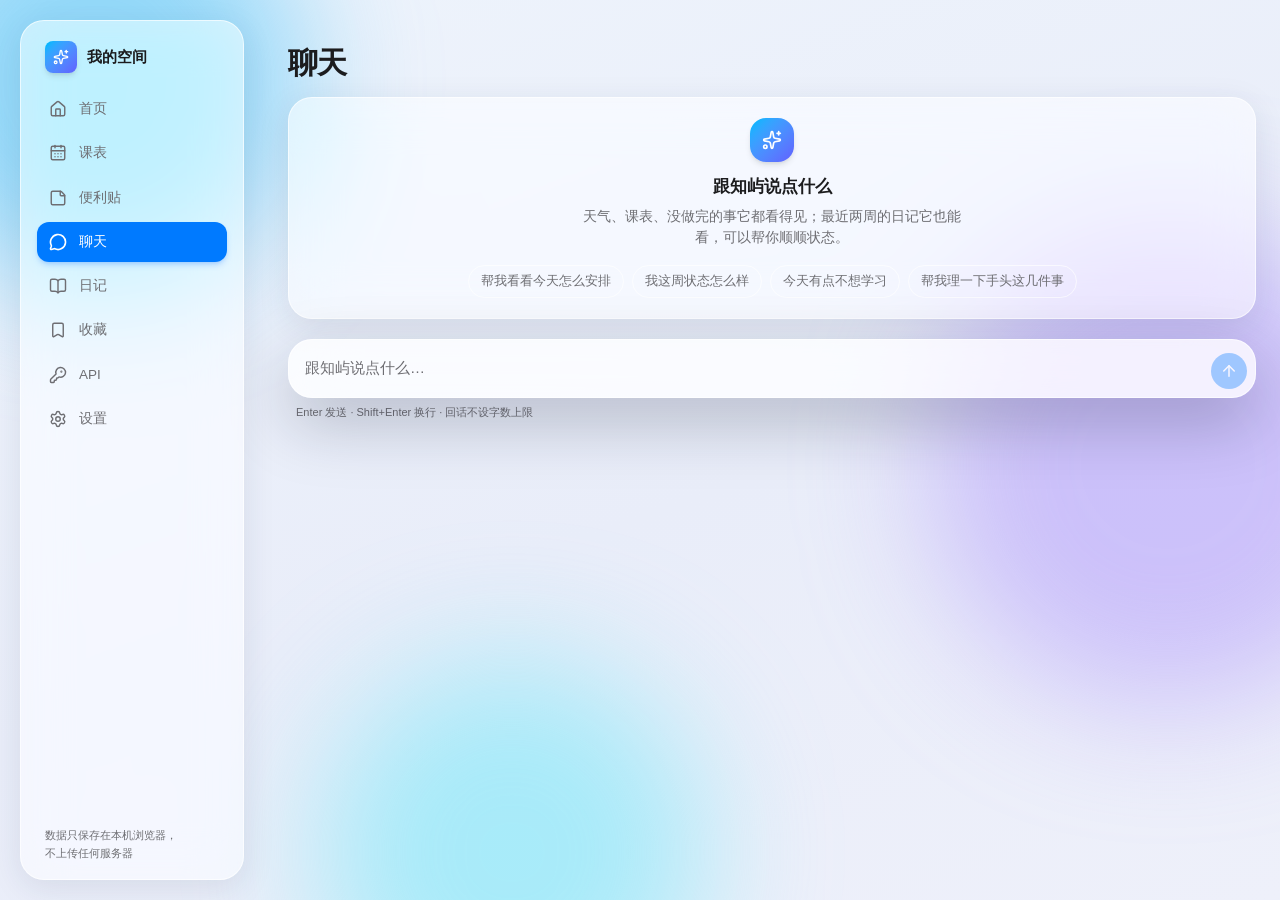
<file: chat/index.html>
<!DOCTYPE html><!--R8IIyFeduOKONjYIYQVWa--><html lang="zh-CN"><head><meta charSet="utf-8"/><meta name="viewport" content="width=device-width, initial-scale=1, viewport-fit=cover, interactive-widget=resizes-content"/><link rel="stylesheet" href="/_next/static/css/a9e3946d312df9b7.css" data-precedence="next"/><link rel="preload" as="script" fetchPriority="low" href="/_next/static/chunks/webpack-01a8b225504b0466.js"/><script src="/_next/static/chunks/4bd1b696-c023c6e3521b1417.js" async=""></script><script src="/_next/static/chunks/255-566af14aff71e752.js" async=""></script><script src="/_next/static/chunks/main-app-4633ac3a20da03d7.js" async=""></script><script src="/_next/static/chunks/44530001-6a14ce924906b4cd.js" async=""></script><script src="/_next/static/chunks/722-b571f963e24b0597.js" async=""></script><script src="/_next/static/chunks/964-34a1d82d440f90f3.js" async=""></script><script src="/_next/static/chunks/650-bb705336bcd23bdc.js" async=""></script><script src="/_next/static/chunks/619-ba102abea3e3d0e4.js" async=""></script><script src="/_next/static/chunks/96-0c31b7912c37f91b.js" async=""></script><script src="/_next/static/chunks/app/layout-e8bc944ee82aca22.js" async=""></script><script src="/_next/static/chunks/48-25a6770b1516d2e9.js" async=""></script><script src="/_next/static/chunks/118-95cafeba01e60e40.js" async=""></script><script src="/_next/static/chunks/app/chat/page-41ead1e2c241fcd4.js" async=""></script><meta name="theme-color" media="(prefers-color-scheme: light)" content="#eef4fc"/><meta name="theme-color" media="(prefers-color-scheme: dark)" content="#0d1117"/><title>我的空间</title><meta name="description" content="私人学习仪表盘：日记、课表、便利贴"/><link rel="manifest" href="/manifest.webmanifest"/><link rel="icon" href="/icon.svg?a4c9580616abffd0" type="image/svg+xml" sizes="any"/><link rel="apple-touch-icon" href="/apple-icon.png?86789baee543cb78" type="image/png" sizes="180x180"/><script src="/_next/static/chunks/polyfills-42372ed130431b0a.js" noModule=""></script></head><body><div hidden=""><!--$--><!--/$--></div><script>(function(){try{var s=JSON.parse(localStorage.getItem("space.settings")||"{}").state||{};var t=s.theme||"system";var d=t==="dark"||(t==="system"&&window.matchMedia("(prefers-color-scheme: dark)").matches);document.documentElement.classList.toggle("dark",d);if(s.glass)document.documentElement.setAttribute("data-glass",s.glass);if(s.wallpaper)document.documentElement.setAttribute("data-wallpaper",s.wallpaper);var u=false;try{u=sessionStorage.getItem("space.unlocked")==="1"}catch(e){}if(s.passcode&&!u)document.documentElement.classList.add("app-locking")}catch(e){}})()</script><div aria-hidden="true" class="pointer-events-none fixed inset-0 -z-10 overflow-hidden"><div class="absolute -left-28 -top-32 h-[26rem] w-[26rem] rounded-full bg-[var(--blob-1)] blur-3xl"></div><div class="absolute -right-32 top-1/4 h-[30rem] w-[30rem] rounded-full bg-[var(--blob-2)] blur-3xl"></div><div class="absolute -bottom-36 left-1/4 h-[24rem] w-[24rem] rounded-full bg-[var(--blob-3)] blur-3xl"></div></div><nav data-app-nav="true" class="glass fixed bottom-[var(--nav-gap)] left-[max(0.75rem,env(safe-area-inset-left))] right-[max(0.75rem,env(safe-area-inset-right))] z-40 flex h-[var(--nav-h)] items-stretch rounded-card px-1.5 lg:hidden"><a class="flex flex-1 flex-col items-center justify-center gap-1 whitespace-nowrap rounded-2xl text-cap font-medium leading-none transition-colors text-[var(--text-2)]" href="/"><svg xmlns="http://www.w3.org/2000/svg" width="23" height="23" viewBox="0 0 24 24" fill="none" stroke="currentColor" stroke-width="1.8" stroke-linecap="round" stroke-linejoin="round" class="lucide lucide-house lucide-home" aria-hidden="true"><path d="M15 21v-8a1 1 0 0 0-1-1h-4a1 1 0 0 0-1 1v8"></path><path d="M3 10a2 2 0 0 1 .709-1.528l7-6a2 2 0 0 1 2.582 0l7 6A2 2 0 0 1 21 10v9a2 2 0 0 1-2 2H5a2 2 0 0 1-2-2z"></path></svg>首页</a><a class="flex flex-1 flex-col items-center justify-center gap-1 whitespace-nowrap rounded-2xl text-cap font-medium leading-none transition-colors text-[var(--text-2)]" href="/schedule/"><svg xmlns="http://www.w3.org/2000/svg" width="23" height="23" viewBox="0 0 24 24" fill="none" stroke="currentColor" stroke-width="1.8" stroke-linecap="round" stroke-linejoin="round" class="lucide lucide-calendar-days" aria-hidden="true"><path d="M8 2v3"></path><path d="M16 2v3"></path><rect x="3" y="3" width="18" height="18" rx="2"></rect><path d="M3 9h18"></path><path d="M8 13h.01"></path><path d="M12 13h.01"></path><path d="M16 13h.01"></path><path d="M8 17h.01"></path><path d="M12 17h.01"></path><path d="M16 17h.01"></path></svg>课表</a><a class="flex flex-1 flex-col items-center justify-center gap-1 whitespace-nowrap rounded-2xl text-cap font-medium leading-none transition-colors text-[var(--text-2)]" href="/notes/"><svg xmlns="http://www.w3.org/2000/svg" width="23" height="23" viewBox="0 0 24 24" fill="none" stroke="currentColor" stroke-width="1.8" stroke-linecap="round" stroke-linejoin="round" class="lucide lucide-sticky-note" aria-hidden="true"><path d="M21 9a2.4 2.4 0 0 0-.706-1.706l-3.588-3.588A2.4 2.4 0 0 0 15 3H5a2 2 0 0 0-2 2v14a2 2 0 0 0 2 2h14a2 2 0 0 0 2-2z"></path><path d="M15 3v5a1 1 0 0 0 1 1h5"></path></svg>便利贴</a><a class="flex flex-1 flex-col items-center justify-center gap-1 whitespace-nowrap rounded-2xl text-cap font-medium leading-none transition-colors text-[var(--accent)]" href="/chat/"><svg xmlns="http://www.w3.org/2000/svg" width="23" height="23" viewBox="0 0 24 24" fill="none" stroke="currentColor" stroke-width="2.2" stroke-linecap="round" stroke-linejoin="round" class="lucide lucide-message-circle" aria-hidden="true"><path d="M2.992 16.342a2 2 0 0 1 .094 1.167l-1.065 3.29a1 1 0 0 0 1.236 1.168l3.413-.998a2 2 0 0 1 1.099.092 10 10 0 1 0-4.777-4.719"></path></svg>聊天</a><button type="button" aria-label="更多" aria-expanded="false" class="flex flex-1 flex-col items-center justify-center gap-1 whitespace-nowrap rounded-2xl text-cap font-medium leading-none transition-colors text-[var(--text-2)]"><svg xmlns="http://www.w3.org/2000/svg" width="23" height="23" viewBox="0 0 24 24" fill="none" stroke="currentColor" stroke-width="1.8" stroke-linecap="round" stroke-linejoin="round" class="lucide lucide-ellipsis lucide-more-horizontal" aria-hidden="true"><circle cx="12" cy="12" r="1"></circle><circle cx="19" cy="12" r="1"></circle><circle cx="5" cy="12" r="1"></circle></svg>更多</button></nav><div data-app-nav="true" class="lg:hidden"></div><aside data-app-nav="true" class="desktop-sidebar glass fixed bottom-5 left-5 top-5 z-40 hidden w-[var(--sidebar-w)] flex-col rounded-card p-4 lg:flex"><div class="flex items-center gap-2.5 px-2 pb-4 pt-1"><span class="flex h-8 w-8 items-center justify-center rounded-lg bg-gradient-to-br from-sky-400 to-indigo-500 text-white shadow-md"><svg xmlns="http://www.w3.org/2000/svg" width="16" height="16" viewBox="0 0 24 24" fill="none" stroke="currentColor" stroke-width="2" stroke-linecap="round" stroke-linejoin="round" class="lucide lucide-sparkles lucide-stars" aria-hidden="true"><path d="M11.017 2.814a1 1 0 0 1 1.966 0l1.051 5.558a2 2 0 0 0 1.594 1.594l5.558 1.051a1 1 0 0 1 0 1.966l-5.558 1.051a2 2 0 0 0-1.594 1.594l-1.051 5.558a1 1 0 0 1-1.966 0l-1.051-5.558a2 2 0 0 0-1.594-1.594l-5.558-1.051a1 1 0 0 1 0-1.966l5.558-1.051a2 2 0 0 0 1.594-1.594z"></path><path d="M20 2v4"></path><path d="M22 4h-4"></path><circle cx="4" cy="20" r="2"></circle></svg></span><span class="text-body font-semibold">我的空间</span></div><nav class="flex flex-col gap-1"><a class="flex items-center gap-3 rounded-xl px-3 py-2.5 text-sub font-medium transition-colors text-[var(--text-2)] hover:bg-black/5 hover:text-[var(--text-1)] dark:hover:bg-white/10" href="/"><svg xmlns="http://www.w3.org/2000/svg" width="18" height="18" viewBox="0 0 24 24" fill="none" stroke="currentColor" stroke-width="1.9" stroke-linecap="round" stroke-linejoin="round" class="lucide lucide-house lucide-home" aria-hidden="true"><path d="M15 21v-8a1 1 0 0 0-1-1h-4a1 1 0 0 0-1 1v8"></path><path d="M3 10a2 2 0 0 1 .709-1.528l7-6a2 2 0 0 1 2.582 0l7 6A2 2 0 0 1 21 10v9a2 2 0 0 1-2 2H5a2 2 0 0 1-2-2z"></path></svg>首页</a><a class="flex items-center gap-3 rounded-xl px-3 py-2.5 text-sub font-medium transition-colors text-[var(--text-2)] hover:bg-black/5 hover:text-[var(--text-1)] dark:hover:bg-white/10" href="/schedule/"><svg xmlns="http://www.w3.org/2000/svg" width="18" height="18" viewBox="0 0 24 24" fill="none" stroke="currentColor" stroke-width="1.9" stroke-linecap="round" stroke-linejoin="round" class="lucide lucide-calendar-days" aria-hidden="true"><path d="M8 2v3"></path><path d="M16 2v3"></path><rect x="3" y="3" width="18" height="18" rx="2"></rect><path d="M3 9h18"></path><path d="M8 13h.01"></path><path d="M12 13h.01"></path><path d="M16 13h.01"></path><path d="M8 17h.01"></path><path d="M12 17h.01"></path><path d="M16 17h.01"></path></svg>课表</a><a class="flex items-center gap-3 rounded-xl px-3 py-2.5 text-sub font-medium transition-colors text-[var(--text-2)] hover:bg-black/5 hover:text-[var(--text-1)] dark:hover:bg-white/10" href="/notes/"><svg xmlns="http://www.w3.org/2000/svg" width="18" height="18" viewBox="0 0 24 24" fill="none" stroke="currentColor" stroke-width="1.9" stroke-linecap="round" stroke-linejoin="round" class="lucide lucide-sticky-note" aria-hidden="true"><path d="M21 9a2.4 2.4 0 0 0-.706-1.706l-3.588-3.588A2.4 2.4 0 0 0 15 3H5a2 2 0 0 0-2 2v14a2 2 0 0 0 2 2h14a2 2 0 0 0 2-2z"></path><path d="M15 3v5a1 1 0 0 0 1 1h5"></path></svg>便利贴</a><a class="flex items-center gap-3 rounded-xl px-3 py-2.5 text-sub font-medium transition-colors bg-[var(--accent)] text-white shadow-md shadow-blue-500/25" href="/chat/"><svg xmlns="http://www.w3.org/2000/svg" width="18" height="18" viewBox="0 0 24 24" fill="none" stroke="currentColor" stroke-width="2.2" stroke-linecap="round" stroke-linejoin="round" class="lucide lucide-message-circle" aria-hidden="true"><path d="M2.992 16.342a2 2 0 0 1 .094 1.167l-1.065 3.29a1 1 0 0 0 1.236 1.168l3.413-.998a2 2 0 0 1 1.099.092 10 10 0 1 0-4.777-4.719"></path></svg>聊天</a><a class="flex items-center gap-3 rounded-xl px-3 py-2.5 text-sub font-medium transition-colors text-[var(--text-2)] hover:bg-black/5 hover:text-[var(--text-1)] dark:hover:bg-white/10" href="/diary/"><svg xmlns="http://www.w3.org/2000/svg" width="18" height="18" viewBox="0 0 24 24" fill="none" stroke="currentColor" stroke-width="1.9" stroke-linecap="round" stroke-linejoin="round" class="lucide lucide-book-open" aria-hidden="true"><path d="M12 5v16"></path><path d="M20.001 19A2 2 0 0022 17V5a2 2 0 00-1.999-2L16 3.002A5 5 0 0012 5a5 5 0 00-4-2H4a2 2 0 00-2 2v12a2 2 0 001.999 2H8a5 5 0 014 2 5 5 0 014-2z"></path></svg>日记</a><a class="flex items-center gap-3 rounded-xl px-3 py-2.5 text-sub font-medium transition-colors text-[var(--text-2)] hover:bg-black/5 hover:text-[var(--text-1)] dark:hover:bg-white/10" href="/links/"><svg xmlns="http://www.w3.org/2000/svg" width="18" height="18" viewBox="0 0 24 24" fill="none" stroke="currentColor" stroke-width="1.9" stroke-linecap="round" stroke-linejoin="round" class="lucide lucide-bookmark" aria-hidden="true"><path d="M17 3a2 2 0 0 1 2 2v15a1 1 0 0 1-1.496.868l-4.512-2.578a2 2 0 0 0-1.984 0l-4.512 2.578A1 1 0 0 1 5 20V5a2 2 0 0 1 2-2z"></path></svg>收藏</a><a class="flex items-center gap-3 rounded-xl px-3 py-2.5 text-sub font-medium transition-colors text-[var(--text-2)] hover:bg-black/5 hover:text-[var(--text-1)] dark:hover:bg-white/10" href="/api/"><svg xmlns="http://www.w3.org/2000/svg" width="18" height="18" viewBox="0 0 24 24" fill="none" stroke="currentColor" stroke-width="1.9" stroke-linecap="round" stroke-linejoin="round" class="lucide lucide-key-round" aria-hidden="true"><path d="M2.586 17.414A2 2 0 0 0 2 18.828V21a1 1 0 0 0 1 1h3a1 1 0 0 0 1-1v-1a1 1 0 0 1 1-1h1a1 1 0 0 0 1-1v-1a1 1 0 0 1 1-1h.172a2 2 0 0 0 1.414-.586l.814-.814a6.5 6.5 0 1 0-4-4z"></path><circle cx="16.5" cy="7.5" r=".5" fill="currentColor"></circle></svg>API</a><a class="flex items-center gap-3 rounded-xl px-3 py-2.5 text-sub font-medium transition-colors text-[var(--text-2)] hover:bg-black/5 hover:text-[var(--text-1)] dark:hover:bg-white/10" href="/settings/"><svg xmlns="http://www.w3.org/2000/svg" width="18" height="18" viewBox="0 0 24 24" fill="none" stroke="currentColor" stroke-width="1.9" stroke-linecap="round" stroke-linejoin="round" class="lucide lucide-settings" aria-hidden="true"><path d="M9.671 4.136a2.34 2.34 0 0 1 4.659 0 2.34 2.34 0 0 0 3.319 1.915 2.34 2.34 0 0 1 2.33 4.033 2.34 2.34 0 0 0 0 3.831 2.34 2.34 0 0 1-2.33 4.033 2.34 2.34 0 0 0-3.319 1.915 2.34 2.34 0 0 1-4.659 0 2.34 2.34 0 0 0-3.32-1.915 2.34 2.34 0 0 1-2.33-4.033 2.34 2.34 0 0 0 0-3.831A2.34 2.34 0 0 1 6.35 6.051a2.34 2.34 0 0 0 3.319-1.915"></path><circle cx="12" cy="12" r="3"></circle></svg>设置</a></nav><p class="mt-auto px-2 text-micro leading-relaxed text-[var(--text-2)]">数据只保存在本机浏览器，<br/>不上传任何服务器</p></aside><div id="app-shell" class="lg:pl-[var(--sidebar-offset)]"><main id="app-main" class="mx-auto w-full max-w-[1020px]"><div class="animate-pulse space-y-3"><div class="h-10 w-24 rounded-2xl bg-black/5 dark:bg-white/10"></div><div class="h-16 w-2/3 rounded-2xl bg-black/5 dark:bg-white/10"></div><div class="ml-auto h-12 w-1/2 rounded-2xl bg-black/5 dark:bg-white/10"></div></div><!--$--><!--/$--></main></div><script src="/_next/static/chunks/webpack-01a8b225504b0466.js" id="_R_" async=""></script><script>(self.__next_f=self.__next_f||[]).push([0])</script><script>self.__next_f.push([1,"1:\"$Sreact.fragment\"\n2:I[953,[\"730\",\"static/chunks/44530001-6a14ce924906b4cd.js\",\"722\",\"static/chunks/722-b571f963e24b0597.js\",\"964\",\"static/chunks/964-34a1d82d440f90f3.js\",\"650\",\"static/chunks/650-bb705336bcd23bdc.js\",\"619\",\"static/chunks/619-ba102abea3e3d0e4.js\",\"96\",\"static/chunks/96-0c31b7912c37f91b.js\",\"177\",\"static/chunks/app/layout-e8bc944ee82aca22.js\"],\"Nav\"]\n3:I[9766,[],\"\"]\n4:I[8924,[],\"\"]\n5:I[4015,[\"730\",\"static/chunks/44530001-6a14ce924906b4cd.js\",\"722\",\"static/chunks/722-b571f963e24b0597.js\",\"964\",\"static/chunks/964-34a1d82d440f90f3.js\",\"650\",\"static/chunks/650-bb705336bcd23bdc.js\",\"619\",\"static/chunks/619-ba102abea3e3d0e4.js\",\"96\",\"static/chunks/96-0c31b7912c37f91b.js\",\"177\",\"static/chunks/app/layout-e8bc944ee82aca22.js\"],\"LockScreen\"]\n6:I[1233,[\"730\",\"static/chunks/44530001-6a14ce924906b4cd.js\",\"722\",\"static/chunks/722-b571f963e24b0597.js\",\"964\",\"static/chunks/964-34a1d82d440f90f3.js\",\"650\",\"static/chunks/650-bb705336bcd23bdc.js\",\"619\",\"static/chunks/619-ba102abea3e3d0e4.js\",\"96\",\"static/chunks/96-0c31b7912c37f91b.js\",\"177\",\"static/chunks/app/layout-e8bc944ee82aca22.js\"],\"SyncRunner\"]\n7:I[5415,[\"730\",\"static/chunks/44530001-6a14ce924906b4cd.js\",\"722\",\"static/chunks/722-b571f963e24b0597.js\",\"964\",\"static/chunks/964-34a1d82d440f90f3.js\",\"650\",\"static/chunks/650-bb705336bcd23bdc.js\",\"619\",\"static/chunks/619-ba102abea3e3d0e4.js\",\"96\",\"static/chunks/96-0c31b7912c37f91b.js\",\"177\",\"static/chunks/app/layout-e8bc944ee82aca22.js\"],\"SWRegister\"]\n8:I[1959,[],\"ClientPageRoot\"]\n9:I[5958,[\"730\",\"static/chunks/44530001-6a14ce924906b4cd.js\",\"722\",\"static/chunks/722-b571f963e24b0597.js\",\"650\",\"static/chunks/650-bb705336bcd23bdc.js\",\"48\",\"static/chunks/48-25a6770b1516d2e9.js\",\"118\",\"static/chunks/118-95cafeba01e60e40.js\",\"457\",\"static/chunks/app/chat/page-41ead1e2c241fcd4.js\"],\"default\"]\nc:I[4431,[],\"OutletBoundary\"]\ne:I[5278,[],\"AsyncMetadataOutlet\"]\n10:I[4431,[],\"ViewportBoundary\"]\n12:I[4431,[],\"MetadataBoundary\"]\n13:\"$Sreact.suspense\"\n15:I[7150,[],\"\"]\n:HL[\"/_next/static/css/a9e3946d312df9b7.css\",\"style\"]\n"])</script><script>self.__next_f.push([1,"0:{\"P\":null,\"b\":\"R8IIyFeduOKONjYIYQVWa\",\"p\":\"\",\"c\":[\"\",\"chat\",\"\"],\"i\":false,\"f\":[[[\"\",{\"children\":[\"chat\",{\"children\":[\"__PAGE__\",{}]}]},\"$undefined\",\"$undefined\",true],[\"\",[\"$\",\"$1\",\"c\",{\"children\":[[[\"$\",\"link\",\"0\",{\"rel\":\"stylesheet\",\"href\":\"/_next/static/css/a9e3946d312df9b7.css\",\"precedence\":\"next\",\"crossOrigin\":\"$undefined\",\"nonce\":\"$undefined\"}]],[\"$\",\"html\",null,{\"lang\":\"zh-CN\",\"suppressHydrationWarning\":true,\"children\":[\"$\",\"body\",null,{\"children\":[[\"$\",\"script\",null,{\"dangerouslySetInnerHTML\":{\"__html\":\"(function(){try{var s=JSON.parse(localStorage.getItem(\\\"space.settings\\\")||\\\"{}\\\").state||{};var t=s.theme||\\\"system\\\";var d=t===\\\"dark\\\"||(t===\\\"system\\\"\u0026\u0026window.matchMedia(\\\"(prefers-color-scheme: dark)\\\").matches);document.documentElement.classList.toggle(\\\"dark\\\",d);if(s.glass)document.documentElement.setAttribute(\\\"data-glass\\\",s.glass);if(s.wallpaper)document.documentElement.setAttribute(\\\"data-wallpaper\\\",s.wallpaper);var u=false;try{u=sessionStorage.getItem(\\\"space.unlocked\\\")===\\\"1\\\"}catch(e){}if(s.passcode\u0026\u0026!u)document.documentElement.classList.add(\\\"app-locking\\\")}catch(e){}})()\"}}],[\"$\",\"div\",null,{\"aria-hidden\":true,\"className\":\"pointer-events-none fixed inset-0 -z-10 overflow-hidden\",\"children\":[[\"$\",\"div\",null,{\"className\":\"absolute -left-28 -top-32 h-[26rem] w-[26rem] rounded-full bg-[var(--blob-1)] blur-3xl\"}],[\"$\",\"div\",null,{\"className\":\"absolute -right-32 top-1/4 h-[30rem] w-[30rem] rounded-full bg-[var(--blob-2)] blur-3xl\"}],[\"$\",\"div\",null,{\"className\":\"absolute -bottom-36 left-1/4 h-[24rem] w-[24rem] rounded-full bg-[var(--blob-3)] blur-3xl\"}]]}],[\"$\",\"$L2\",null,{}],[\"$\",\"div\",null,{\"id\":\"app-shell\",\"className\":\"lg:pl-[var(--sidebar-offset)]\",\"children\":[\"$\",\"main\",null,{\"id\":\"app-main\",\"className\":\"mx-auto w-full max-w-[1020px]\",\"children\":[\"$\",\"$L3\",null,{\"parallelRouterKey\":\"children\",\"error\":\"$undefined\",\"errorStyles\":\"$undefined\",\"errorScripts\":\"$undefined\",\"template\":[\"$\",\"$L4\",null,{}],\"templateStyles\":\"$undefined\",\"templateScripts\":\"$undefined\",\"notFound\":[[[\"$\",\"title\",null,{\"children\":\"404: This page could not be found.\"}],[\"$\",\"div\",null,{\"style\":{\"fontFamily\":\"system-ui,\\\"Segoe UI\\\",Roboto,Helvetica,Arial,sans-serif,\\\"Apple Color Emoji\\\",\\\"Segoe UI Emoji\\\"\",\"height\":\"100vh\",\"textAlign\":\"center\",\"display\":\"flex\",\"flexDirection\":\"column\",\"alignItems\":\"center\",\"justifyContent\":\"center\"},\"children\":[\"$\",\"div\",null,{\"children\":[[\"$\",\"style\",null,{\"dangerouslySetInnerHTML\":{\"__html\":\"body{color:#000;background:#fff;margin:0}.next-error-h1{border-right:1px solid rgba(0,0,0,.3)}@media (prefers-color-scheme:dark){body{color:#fff;background:#000}.next-error-h1{border-right:1px solid rgba(255,255,255,.3)}}\"}}],[\"$\",\"h1\",null,{\"className\":\"next-error-h1\",\"style\":{\"display\":\"inline-block\",\"margin\":\"0 20px 0 0\",\"padding\":\"0 23px 0 0\",\"fontSize\":24,\"fontWeight\":500,\"verticalAlign\":\"top\",\"lineHeight\":\"49px\"},\"children\":404}],[\"$\",\"div\",null,{\"style\":{\"display\":\"inline-block\"},\"children\":[\"$\",\"h2\",null,{\"style\":{\"fontSize\":14,\"fontWeight\":400,\"lineHeight\":\"49px\",\"margin\":0},\"children\":\"This page could not be found.\"}]}]]}]}]],[]],\"forbidden\":\"$undefined\",\"unauthorized\":\"$undefined\"}]}]}],[\"$\",\"$L5\",null,{}],[\"$\",\"$L6\",null,{}],[\"$\",\"$L7\",null,{}]]}]}]]}],{\"children\":[\"chat\",[\"$\",\"$1\",\"c\",{\"children\":[null,[\"$\",\"$L3\",null,{\"parallelRouterKey\":\"children\",\"error\":\"$undefined\",\"errorStyles\":\"$undefined\",\"errorScripts\":\"$undefined\",\"template\":[\"$\",\"$L4\",null,{}],\"templateStyles\":\"$undefined\",\"templateScripts\":\"$undefined\",\"notFound\":\"$undefined\",\"forbidden\":\"$undefined\",\"unauthorized\":\"$undefined\"}]]}],{\"children\":[\"__PAGE__\",[\"$\",\"$1\",\"c\",{\"children\":[[\"$\",\"$L8\",null,{\"Component\":\"$9\",\"searchParams\":{},\"params\":{},\"promises\":[\"$@a\",\"$@b\"]}],null,[\"$\",\"$Lc\",null,{\"children\":[\"$Ld\",[\"$\",\"$Le\",null,{\"promise\":\"$@f\"}]]}]]}],{},null,false]},null,false]},null,false],[\"$\",\"$1\",\"h\",{\"children\":[null,[[\"$\",\"$L10\",null,{\"children\":\"$L11\"}],null],[\"$\",\"$L12\",null,{\"children\":[\"$\",\"div\",null,{\"hidden\":true,\"children\":[\"$\",\"$13\",null,{\"fallback\":null,\"children\":\"$L14\"}]}]}]]}],false]],\"m\":\"$undefined\",\"G\":[\"$15\",[]],\"s\":false,\"S\":true}\n"])</script><script>self.__next_f.push([1,"a:{}\nb:\"$0:f:0:1:2:children:2:children:1:props:children:0:props:params\"\n"])</script><script>self.__next_f.push([1,"11:[[\"$\",\"meta\",\"0\",{\"charSet\":\"utf-8\"}],[\"$\",\"meta\",\"1\",{\"name\":\"viewport\",\"content\":\"width=device-width, initial-scale=1, viewport-fit=cover, interactive-widget=resizes-content\"}],[\"$\",\"meta\",\"2\",{\"name\":\"theme-color\",\"media\":\"(prefers-color-scheme: light)\",\"content\":\"#eef4fc\"}],[\"$\",\"meta\",\"3\",{\"name\":\"theme-color\",\"media\":\"(prefers-color-scheme: dark)\",\"content\":\"#0d1117\"}]]\nd:null\n"])</script><script>self.__next_f.push([1,"16:I[622,[],\"IconMark\"]\nf:{\"metadata\":[[\"$\",\"title\",\"0\",{\"children\":\"我的空间\"}],[\"$\",\"meta\",\"1\",{\"name\":\"description\",\"content\":\"私人学习仪表盘：日记、课表、便利贴\"}],[\"$\",\"link\",\"2\",{\"rel\":\"manifest\",\"href\":\"/manifest.webmanifest\",\"crossOrigin\":\"$undefined\"}],[\"$\",\"link\",\"3\",{\"rel\":\"icon\",\"href\":\"/icon.svg?a4c9580616abffd0\",\"type\":\"image/svg+xml\",\"sizes\":\"any\"}],[\"$\",\"link\",\"4\",{\"rel\":\"apple-touch-icon\",\"href\":\"/apple-icon.png?86789baee543cb78\",\"type\":\"image/png\",\"sizes\":\"180x180\"}],[\"$\",\"$L16\",\"5\",{}]],\"error\":null,\"digest\":\"$undefined\"}\n"])</script><script>self.__next_f.push([1,"14:\"$f:metadata\"\n"])</script></body></html>
</file>
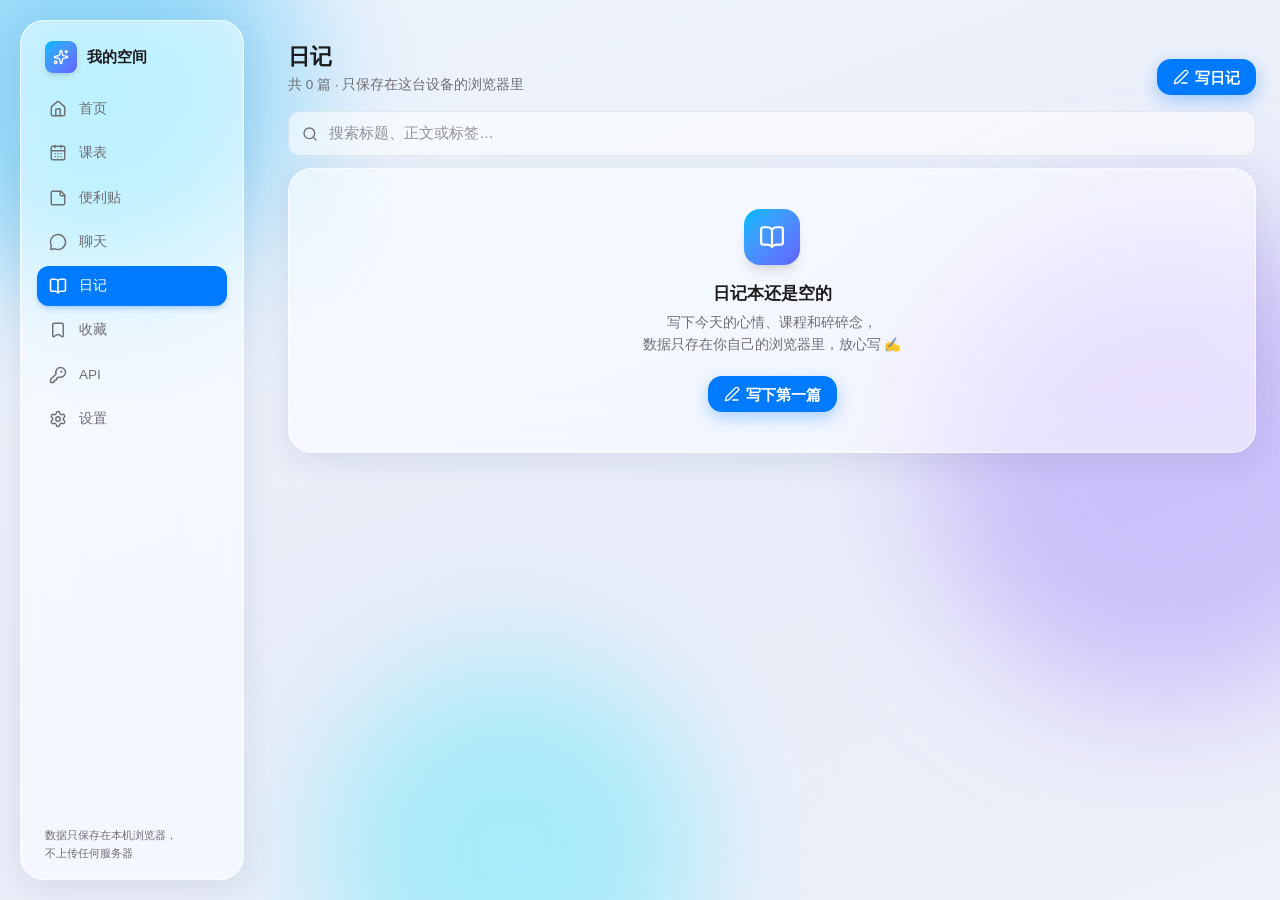
<file: diary/index.html>
<!DOCTYPE html><!--R8IIyFeduOKONjYIYQVWa--><html lang="zh-CN"><head><meta charSet="utf-8"/><meta name="viewport" content="width=device-width, initial-scale=1, viewport-fit=cover, interactive-widget=resizes-content"/><link rel="stylesheet" href="/_next/static/css/a9e3946d312df9b7.css" data-precedence="next"/><link rel="preload" as="script" fetchPriority="low" href="/_next/static/chunks/webpack-01a8b225504b0466.js"/><script src="/_next/static/chunks/4bd1b696-c023c6e3521b1417.js" async=""></script><script src="/_next/static/chunks/255-566af14aff71e752.js" async=""></script><script src="/_next/static/chunks/main-app-4633ac3a20da03d7.js" async=""></script><script src="/_next/static/chunks/44530001-6a14ce924906b4cd.js" async=""></script><script src="/_next/static/chunks/722-b571f963e24b0597.js" async=""></script><script src="/_next/static/chunks/964-34a1d82d440f90f3.js" async=""></script><script src="/_next/static/chunks/650-bb705336bcd23bdc.js" async=""></script><script src="/_next/static/chunks/619-ba102abea3e3d0e4.js" async=""></script><script src="/_next/static/chunks/96-0c31b7912c37f91b.js" async=""></script><script src="/_next/static/chunks/app/layout-e8bc944ee82aca22.js" async=""></script><script src="/_next/static/chunks/182-0384684e18ff4b1c.js" async=""></script><script src="/_next/static/chunks/144-61616cb3f78587fe.js" async=""></script><script src="/_next/static/chunks/app/diary/page-9b4748561d65c6cf.js" async=""></script><meta name="theme-color" media="(prefers-color-scheme: light)" content="#eef4fc"/><meta name="theme-color" media="(prefers-color-scheme: dark)" content="#0d1117"/><title>日记 · 我的空间</title><meta name="description" content="私人学习仪表盘：日记、课表、便利贴"/><link rel="manifest" href="/manifest.webmanifest"/><link rel="icon" href="/icon.svg?a4c9580616abffd0" type="image/svg+xml" sizes="any"/><link rel="apple-touch-icon" href="/apple-icon.png?86789baee543cb78" type="image/png" sizes="180x180"/><script src="/_next/static/chunks/polyfills-42372ed130431b0a.js" noModule=""></script></head><body><div hidden=""><!--$--><!--/$--></div><script>(function(){try{var s=JSON.parse(localStorage.getItem("space.settings")||"{}").state||{};var t=s.theme||"system";var d=t==="dark"||(t==="system"&&window.matchMedia("(prefers-color-scheme: dark)").matches);document.documentElement.classList.toggle("dark",d);if(s.glass)document.documentElement.setAttribute("data-glass",s.glass);if(s.wallpaper)document.documentElement.setAttribute("data-wallpaper",s.wallpaper);var u=false;try{u=sessionStorage.getItem("space.unlocked")==="1"}catch(e){}if(s.passcode&&!u)document.documentElement.classList.add("app-locking")}catch(e){}})()</script><div aria-hidden="true" class="pointer-events-none fixed inset-0 -z-10 overflow-hidden"><div class="absolute -left-28 -top-32 h-[26rem] w-[26rem] rounded-full bg-[var(--blob-1)] blur-3xl"></div><div class="absolute -right-32 top-1/4 h-[30rem] w-[30rem] rounded-full bg-[var(--blob-2)] blur-3xl"></div><div class="absolute -bottom-36 left-1/4 h-[24rem] w-[24rem] rounded-full bg-[var(--blob-3)] blur-3xl"></div></div><nav data-app-nav="true" class="glass fixed bottom-[var(--nav-gap)] left-[max(0.75rem,env(safe-area-inset-left))] right-[max(0.75rem,env(safe-area-inset-right))] z-40 flex h-[var(--nav-h)] items-stretch rounded-card px-1.5 lg:hidden"><a class="flex flex-1 flex-col items-center justify-center gap-1 whitespace-nowrap rounded-2xl text-cap font-medium leading-none transition-colors text-[var(--text-2)]" href="/"><svg xmlns="http://www.w3.org/2000/svg" width="23" height="23" viewBox="0 0 24 24" fill="none" stroke="currentColor" stroke-width="1.8" stroke-linecap="round" stroke-linejoin="round" class="lucide lucide-house lucide-home" aria-hidden="true"><path d="M15 21v-8a1 1 0 0 0-1-1h-4a1 1 0 0 0-1 1v8"></path><path d="M3 10a2 2 0 0 1 .709-1.528l7-6a2 2 0 0 1 2.582 0l7 6A2 2 0 0 1 21 10v9a2 2 0 0 1-2 2H5a2 2 0 0 1-2-2z"></path></svg>首页</a><a class="flex flex-1 flex-col items-center justify-center gap-1 whitespace-nowrap rounded-2xl text-cap font-medium leading-none transition-colors text-[var(--text-2)]" href="/schedule/"><svg xmlns="http://www.w3.org/2000/svg" width="23" height="23" viewBox="0 0 24 24" fill="none" stroke="currentColor" stroke-width="1.8" stroke-linecap="round" stroke-linejoin="round" class="lucide lucide-calendar-days" aria-hidden="true"><path d="M8 2v3"></path><path d="M16 2v3"></path><rect x="3" y="3" width="18" height="18" rx="2"></rect><path d="M3 9h18"></path><path d="M8 13h.01"></path><path d="M12 13h.01"></path><path d="M16 13h.01"></path><path d="M8 17h.01"></path><path d="M12 17h.01"></path><path d="M16 17h.01"></path></svg>课表</a><a class="flex flex-1 flex-col items-center justify-center gap-1 whitespace-nowrap rounded-2xl text-cap font-medium leading-none transition-colors text-[var(--text-2)]" href="/notes/"><svg xmlns="http://www.w3.org/2000/svg" width="23" height="23" viewBox="0 0 24 24" fill="none" stroke="currentColor" stroke-width="1.8" stroke-linecap="round" stroke-linejoin="round" class="lucide lucide-sticky-note" aria-hidden="true"><path d="M21 9a2.4 2.4 0 0 0-.706-1.706l-3.588-3.588A2.4 2.4 0 0 0 15 3H5a2 2 0 0 0-2 2v14a2 2 0 0 0 2 2h14a2 2 0 0 0 2-2z"></path><path d="M15 3v5a1 1 0 0 0 1 1h5"></path></svg>便利贴</a><a class="flex flex-1 flex-col items-center justify-center gap-1 whitespace-nowrap rounded-2xl text-cap font-medium leading-none transition-colors text-[var(--text-2)]" href="/chat/"><svg xmlns="http://www.w3.org/2000/svg" width="23" height="23" viewBox="0 0 24 24" fill="none" stroke="currentColor" stroke-width="1.8" stroke-linecap="round" stroke-linejoin="round" class="lucide lucide-message-circle" aria-hidden="true"><path d="M2.992 16.342a2 2 0 0 1 .094 1.167l-1.065 3.29a1 1 0 0 0 1.236 1.168l3.413-.998a2 2 0 0 1 1.099.092 10 10 0 1 0-4.777-4.719"></path></svg>聊天</a><button type="button" aria-label="更多" aria-expanded="false" class="flex flex-1 flex-col items-center justify-center gap-1 whitespace-nowrap rounded-2xl text-cap font-medium leading-none transition-colors text-[var(--accent)]"><svg xmlns="http://www.w3.org/2000/svg" width="23" height="23" viewBox="0 0 24 24" fill="none" stroke="currentColor" stroke-width="2.2" stroke-linecap="round" stroke-linejoin="round" class="lucide lucide-ellipsis lucide-more-horizontal" aria-hidden="true"><circle cx="12" cy="12" r="1"></circle><circle cx="19" cy="12" r="1"></circle><circle cx="5" cy="12" r="1"></circle></svg>更多</button></nav><div data-app-nav="true" class="lg:hidden"></div><aside data-app-nav="true" class="desktop-sidebar glass fixed bottom-5 left-5 top-5 z-40 hidden w-[var(--sidebar-w)] flex-col rounded-card p-4 lg:flex"><div class="flex items-center gap-2.5 px-2 pb-4 pt-1"><span class="flex h-8 w-8 items-center justify-center rounded-lg bg-gradient-to-br from-sky-400 to-indigo-500 text-white shadow-md"><svg xmlns="http://www.w3.org/2000/svg" width="16" height="16" viewBox="0 0 24 24" fill="none" stroke="currentColor" stroke-width="2" stroke-linecap="round" stroke-linejoin="round" class="lucide lucide-sparkles lucide-stars" aria-hidden="true"><path d="M11.017 2.814a1 1 0 0 1 1.966 0l1.051 5.558a2 2 0 0 0 1.594 1.594l5.558 1.051a1 1 0 0 1 0 1.966l-5.558 1.051a2 2 0 0 0-1.594 1.594l-1.051 5.558a1 1 0 0 1-1.966 0l-1.051-5.558a2 2 0 0 0-1.594-1.594l-5.558-1.051a1 1 0 0 1 0-1.966l5.558-1.051a2 2 0 0 0 1.594-1.594z"></path><path d="M20 2v4"></path><path d="M22 4h-4"></path><circle cx="4" cy="20" r="2"></circle></svg></span><span class="text-body font-semibold">我的空间</span></div><nav class="flex flex-col gap-1"><a class="flex items-center gap-3 rounded-xl px-3 py-2.5 text-sub font-medium transition-colors text-[var(--text-2)] hover:bg-black/5 hover:text-[var(--text-1)] dark:hover:bg-white/10" href="/"><svg xmlns="http://www.w3.org/2000/svg" width="18" height="18" viewBox="0 0 24 24" fill="none" stroke="currentColor" stroke-width="1.9" stroke-linecap="round" stroke-linejoin="round" class="lucide lucide-house lucide-home" aria-hidden="true"><path d="M15 21v-8a1 1 0 0 0-1-1h-4a1 1 0 0 0-1 1v8"></path><path d="M3 10a2 2 0 0 1 .709-1.528l7-6a2 2 0 0 1 2.582 0l7 6A2 2 0 0 1 21 10v9a2 2 0 0 1-2 2H5a2 2 0 0 1-2-2z"></path></svg>首页</a><a class="flex items-center gap-3 rounded-xl px-3 py-2.5 text-sub font-medium transition-colors text-[var(--text-2)] hover:bg-black/5 hover:text-[var(--text-1)] dark:hover:bg-white/10" href="/schedule/"><svg xmlns="http://www.w3.org/2000/svg" width="18" height="18" viewBox="0 0 24 24" fill="none" stroke="currentColor" stroke-width="1.9" stroke-linecap="round" stroke-linejoin="round" class="lucide lucide-calendar-days" aria-hidden="true"><path d="M8 2v3"></path><path d="M16 2v3"></path><rect x="3" y="3" width="18" height="18" rx="2"></rect><path d="M3 9h18"></path><path d="M8 13h.01"></path><path d="M12 13h.01"></path><path d="M16 13h.01"></path><path d="M8 17h.01"></path><path d="M12 17h.01"></path><path d="M16 17h.01"></path></svg>课表</a><a class="flex items-center gap-3 rounded-xl px-3 py-2.5 text-sub font-medium transition-colors text-[var(--text-2)] hover:bg-black/5 hover:text-[var(--text-1)] dark:hover:bg-white/10" href="/notes/"><svg xmlns="http://www.w3.org/2000/svg" width="18" height="18" viewBox="0 0 24 24" fill="none" stroke="currentColor" stroke-width="1.9" stroke-linecap="round" stroke-linejoin="round" class="lucide lucide-sticky-note" aria-hidden="true"><path d="M21 9a2.4 2.4 0 0 0-.706-1.706l-3.588-3.588A2.4 2.4 0 0 0 15 3H5a2 2 0 0 0-2 2v14a2 2 0 0 0 2 2h14a2 2 0 0 0 2-2z"></path><path d="M15 3v5a1 1 0 0 0 1 1h5"></path></svg>便利贴</a><a class="flex items-center gap-3 rounded-xl px-3 py-2.5 text-sub font-medium transition-colors text-[var(--text-2)] hover:bg-black/5 hover:text-[var(--text-1)] dark:hover:bg-white/10" href="/chat/"><svg xmlns="http://www.w3.org/2000/svg" width="18" height="18" viewBox="0 0 24 24" fill="none" stroke="currentColor" stroke-width="1.9" stroke-linecap="round" stroke-linejoin="round" class="lucide lucide-message-circle" aria-hidden="true"><path d="M2.992 16.342a2 2 0 0 1 .094 1.167l-1.065 3.29a1 1 0 0 0 1.236 1.168l3.413-.998a2 2 0 0 1 1.099.092 10 10 0 1 0-4.777-4.719"></path></svg>聊天</a><a class="flex items-center gap-3 rounded-xl px-3 py-2.5 text-sub font-medium transition-colors bg-[var(--accent)] text-white shadow-md shadow-blue-500/25" href="/diary/"><svg xmlns="http://www.w3.org/2000/svg" width="18" height="18" viewBox="0 0 24 24" fill="none" stroke="currentColor" stroke-width="2.2" stroke-linecap="round" stroke-linejoin="round" class="lucide lucide-book-open" aria-hidden="true"><path d="M12 5v16"></path><path d="M20.001 19A2 2 0 0022 17V5a2 2 0 00-1.999-2L16 3.002A5 5 0 0012 5a5 5 0 00-4-2H4a2 2 0 00-2 2v12a2 2 0 001.999 2H8a5 5 0 014 2 5 5 0 014-2z"></path></svg>日记</a><a class="flex items-center gap-3 rounded-xl px-3 py-2.5 text-sub font-medium transition-colors text-[var(--text-2)] hover:bg-black/5 hover:text-[var(--text-1)] dark:hover:bg-white/10" href="/links/"><svg xmlns="http://www.w3.org/2000/svg" width="18" height="18" viewBox="0 0 24 24" fill="none" stroke="currentColor" stroke-width="1.9" stroke-linecap="round" stroke-linejoin="round" class="lucide lucide-bookmark" aria-hidden="true"><path d="M17 3a2 2 0 0 1 2 2v15a1 1 0 0 1-1.496.868l-4.512-2.578a2 2 0 0 0-1.984 0l-4.512 2.578A1 1 0 0 1 5 20V5a2 2 0 0 1 2-2z"></path></svg>收藏</a><a class="flex items-center gap-3 rounded-xl px-3 py-2.5 text-sub font-medium transition-colors text-[var(--text-2)] hover:bg-black/5 hover:text-[var(--text-1)] dark:hover:bg-white/10" href="/api/"><svg xmlns="http://www.w3.org/2000/svg" width="18" height="18" viewBox="0 0 24 24" fill="none" stroke="currentColor" stroke-width="1.9" stroke-linecap="round" stroke-linejoin="round" class="lucide lucide-key-round" aria-hidden="true"><path d="M2.586 17.414A2 2 0 0 0 2 18.828V21a1 1 0 0 0 1 1h3a1 1 0 0 0 1-1v-1a1 1 0 0 1 1-1h1a1 1 0 0 0 1-1v-1a1 1 0 0 1 1-1h.172a2 2 0 0 0 1.414-.586l.814-.814a6.5 6.5 0 1 0-4-4z"></path><circle cx="16.5" cy="7.5" r=".5" fill="currentColor"></circle></svg>API</a><a class="flex items-center gap-3 rounded-xl px-3 py-2.5 text-sub font-medium transition-colors text-[var(--text-2)] hover:bg-black/5 hover:text-[var(--text-1)] dark:hover:bg-white/10" href="/settings/"><svg xmlns="http://www.w3.org/2000/svg" width="18" height="18" viewBox="0 0 24 24" fill="none" stroke="currentColor" stroke-width="1.9" stroke-linecap="round" stroke-linejoin="round" class="lucide lucide-settings" aria-hidden="true"><path d="M9.671 4.136a2.34 2.34 0 0 1 4.659 0 2.34 2.34 0 0 0 3.319 1.915 2.34 2.34 0 0 1 2.33 4.033 2.34 2.34 0 0 0 0 3.831 2.34 2.34 0 0 1-2.33 4.033 2.34 2.34 0 0 0-3.319 1.915 2.34 2.34 0 0 1-4.659 0 2.34 2.34 0 0 0-3.32-1.915 2.34 2.34 0 0 1-2.33-4.033 2.34 2.34 0 0 0 0-3.831A2.34 2.34 0 0 1 6.35 6.051a2.34 2.34 0 0 0 3.319-1.915"></path><circle cx="12" cy="12" r="3"></circle></svg>设置</a></nav><p class="mt-auto px-2 text-micro leading-relaxed text-[var(--text-2)]">数据只保存在本机浏览器，<br/>不上传任何服务器</p></aside><div id="app-shell" class="lg:pl-[var(--sidebar-offset)]"><main id="app-main" class="mx-auto w-full max-w-[1020px]"><div class="animate-pulse space-y-4"><div class="h-9 w-40 rounded-2xl bg-black/5 dark:bg-white/10"></div><div class="h-11 rounded-2xl bg-black/5 dark:bg-white/10"></div><div class="h-24 rounded-card bg-black/5 dark:bg-white/10"></div><div class="h-24 rounded-card bg-black/5 dark:bg-white/10"></div><div class="h-24 rounded-card bg-black/5 dark:bg-white/10"></div></div><!--$--><!--/$--></main></div><script src="/_next/static/chunks/webpack-01a8b225504b0466.js" id="_R_" async=""></script><script>(self.__next_f=self.__next_f||[]).push([0])</script><script>self.__next_f.push([1,"1:\"$Sreact.fragment\"\n2:I[953,[\"730\",\"static/chunks/44530001-6a14ce924906b4cd.js\",\"722\",\"static/chunks/722-b571f963e24b0597.js\",\"964\",\"static/chunks/964-34a1d82d440f90f3.js\",\"650\",\"static/chunks/650-bb705336bcd23bdc.js\",\"619\",\"static/chunks/619-ba102abea3e3d0e4.js\",\"96\",\"static/chunks/96-0c31b7912c37f91b.js\",\"177\",\"static/chunks/app/layout-e8bc944ee82aca22.js\"],\"Nav\"]\n3:I[9766,[],\"\"]\n4:I[8924,[],\"\"]\n5:I[4015,[\"730\",\"static/chunks/44530001-6a14ce924906b4cd.js\",\"722\",\"static/chunks/722-b571f963e24b0597.js\",\"964\",\"static/chunks/964-34a1d82d440f90f3.js\",\"650\",\"static/chunks/650-bb705336bcd23bdc.js\",\"619\",\"static/chunks/619-ba102abea3e3d0e4.js\",\"96\",\"static/chunks/96-0c31b7912c37f91b.js\",\"177\",\"static/chunks/app/layout-e8bc944ee82aca22.js\"],\"LockScreen\"]\n6:I[1233,[\"730\",\"static/chunks/44530001-6a14ce924906b4cd.js\",\"722\",\"static/chunks/722-b571f963e24b0597.js\",\"964\",\"static/chunks/964-34a1d82d440f90f3.js\",\"650\",\"static/chunks/650-bb705336bcd23bdc.js\",\"619\",\"static/chunks/619-ba102abea3e3d0e4.js\",\"96\",\"static/chunks/96-0c31b7912c37f91b.js\",\"177\",\"static/chunks/app/layout-e8bc944ee82aca22.js\"],\"SyncRunner\"]\n7:I[5415,[\"730\",\"static/chunks/44530001-6a14ce924906b4cd.js\",\"722\",\"static/chunks/722-b571f963e24b0597.js\",\"964\",\"static/chunks/964-34a1d82d440f90f3.js\",\"650\",\"static/chunks/650-bb705336bcd23bdc.js\",\"619\",\"static/chunks/619-ba102abea3e3d0e4.js\",\"96\",\"static/chunks/96-0c31b7912c37f91b.js\",\"177\",\"static/chunks/app/layout-e8bc944ee82aca22.js\"],\"SWRegister\"]\n8:I[8963,[\"722\",\"static/chunks/722-b571f963e24b0597.js\",\"964\",\"static/chunks/964-34a1d82d440f90f3.js\",\"619\",\"static/chunks/619-ba102abea3e3d0e4.js\",\"182\",\"static/chunks/182-0384684e18ff4b1c.js\",\"144\",\"static/chunks/144-61616cb3f78587fe.js\",\"946\",\"static/chunks/app/diary/page-9b4748561d65c6cf.js\"],\"DiaryList\"]\n9:I[4431,[],\"OutletBoundary\"]\nb:I[5278,[],\"AsyncMetadataOutlet\"]\nd:I[4431,[],\"ViewportBoundary\"]\nf:I[4431,[],\"MetadataBoundary\"]\n10:\"$Sreact.suspense\"\n12:I[7150,[],\"\"]\n:HL[\"/_next/static/css/a9e3946d312df9b7.css\",\"style\"]\n"])</script><script>self.__next_f.push([1,"0:{\"P\":null,\"b\":\"R8IIyFeduOKONjYIYQVWa\",\"p\":\"\",\"c\":[\"\",\"diary\",\"\"],\"i\":false,\"f\":[[[\"\",{\"children\":[\"diary\",{\"children\":[\"__PAGE__\",{}]}]},\"$undefined\",\"$undefined\",true],[\"\",[\"$\",\"$1\",\"c\",{\"children\":[[[\"$\",\"link\",\"0\",{\"rel\":\"stylesheet\",\"href\":\"/_next/static/css/a9e3946d312df9b7.css\",\"precedence\":\"next\",\"crossOrigin\":\"$undefined\",\"nonce\":\"$undefined\"}]],[\"$\",\"html\",null,{\"lang\":\"zh-CN\",\"suppressHydrationWarning\":true,\"children\":[\"$\",\"body\",null,{\"children\":[[\"$\",\"script\",null,{\"dangerouslySetInnerHTML\":{\"__html\":\"(function(){try{var s=JSON.parse(localStorage.getItem(\\\"space.settings\\\")||\\\"{}\\\").state||{};var t=s.theme||\\\"system\\\";var d=t===\\\"dark\\\"||(t===\\\"system\\\"\u0026\u0026window.matchMedia(\\\"(prefers-color-scheme: dark)\\\").matches);document.documentElement.classList.toggle(\\\"dark\\\",d);if(s.glass)document.documentElement.setAttribute(\\\"data-glass\\\",s.glass);if(s.wallpaper)document.documentElement.setAttribute(\\\"data-wallpaper\\\",s.wallpaper);var u=false;try{u=sessionStorage.getItem(\\\"space.unlocked\\\")===\\\"1\\\"}catch(e){}if(s.passcode\u0026\u0026!u)document.documentElement.classList.add(\\\"app-locking\\\")}catch(e){}})()\"}}],[\"$\",\"div\",null,{\"aria-hidden\":true,\"className\":\"pointer-events-none fixed inset-0 -z-10 overflow-hidden\",\"children\":[[\"$\",\"div\",null,{\"className\":\"absolute -left-28 -top-32 h-[26rem] w-[26rem] rounded-full bg-[var(--blob-1)] blur-3xl\"}],[\"$\",\"div\",null,{\"className\":\"absolute -right-32 top-1/4 h-[30rem] w-[30rem] rounded-full bg-[var(--blob-2)] blur-3xl\"}],[\"$\",\"div\",null,{\"className\":\"absolute -bottom-36 left-1/4 h-[24rem] w-[24rem] rounded-full bg-[var(--blob-3)] blur-3xl\"}]]}],[\"$\",\"$L2\",null,{}],[\"$\",\"div\",null,{\"id\":\"app-shell\",\"className\":\"lg:pl-[var(--sidebar-offset)]\",\"children\":[\"$\",\"main\",null,{\"id\":\"app-main\",\"className\":\"mx-auto w-full max-w-[1020px]\",\"children\":[\"$\",\"$L3\",null,{\"parallelRouterKey\":\"children\",\"error\":\"$undefined\",\"errorStyles\":\"$undefined\",\"errorScripts\":\"$undefined\",\"template\":[\"$\",\"$L4\",null,{}],\"templateStyles\":\"$undefined\",\"templateScripts\":\"$undefined\",\"notFound\":[[[\"$\",\"title\",null,{\"children\":\"404: This page could not be found.\"}],[\"$\",\"div\",null,{\"style\":{\"fontFamily\":\"system-ui,\\\"Segoe UI\\\",Roboto,Helvetica,Arial,sans-serif,\\\"Apple Color Emoji\\\",\\\"Segoe UI Emoji\\\"\",\"height\":\"100vh\",\"textAlign\":\"center\",\"display\":\"flex\",\"flexDirection\":\"column\",\"alignItems\":\"center\",\"justifyContent\":\"center\"},\"children\":[\"$\",\"div\",null,{\"children\":[[\"$\",\"style\",null,{\"dangerouslySetInnerHTML\":{\"__html\":\"body{color:#000;background:#fff;margin:0}.next-error-h1{border-right:1px solid rgba(0,0,0,.3)}@media (prefers-color-scheme:dark){body{color:#fff;background:#000}.next-error-h1{border-right:1px solid rgba(255,255,255,.3)}}\"}}],[\"$\",\"h1\",null,{\"className\":\"next-error-h1\",\"style\":{\"display\":\"inline-block\",\"margin\":\"0 20px 0 0\",\"padding\":\"0 23px 0 0\",\"fontSize\":24,\"fontWeight\":500,\"verticalAlign\":\"top\",\"lineHeight\":\"49px\"},\"children\":404}],[\"$\",\"div\",null,{\"style\":{\"display\":\"inline-block\"},\"children\":[\"$\",\"h2\",null,{\"style\":{\"fontSize\":14,\"fontWeight\":400,\"lineHeight\":\"49px\",\"margin\":0},\"children\":\"This page could not be found.\"}]}]]}]}]],[]],\"forbidden\":\"$undefined\",\"unauthorized\":\"$undefined\"}]}]}],[\"$\",\"$L5\",null,{}],[\"$\",\"$L6\",null,{}],[\"$\",\"$L7\",null,{}]]}]}]]}],{\"children\":[\"diary\",[\"$\",\"$1\",\"c\",{\"children\":[null,[\"$\",\"$L3\",null,{\"parallelRouterKey\":\"children\",\"error\":\"$undefined\",\"errorStyles\":\"$undefined\",\"errorScripts\":\"$undefined\",\"template\":[\"$\",\"$L4\",null,{}],\"templateStyles\":\"$undefined\",\"templateScripts\":\"$undefined\",\"notFound\":\"$undefined\",\"forbidden\":\"$undefined\",\"unauthorized\":\"$undefined\"}]]}],{\"children\":[\"__PAGE__\",[\"$\",\"$1\",\"c\",{\"children\":[[\"$\",\"$L8\",null,{}],null,[\"$\",\"$L9\",null,{\"children\":[\"$La\",[\"$\",\"$Lb\",null,{\"promise\":\"$@c\"}]]}]]}],{},null,false]},null,false]},null,false],[\"$\",\"$1\",\"h\",{\"children\":[null,[[\"$\",\"$Ld\",null,{\"children\":\"$Le\"}],null],[\"$\",\"$Lf\",null,{\"children\":[\"$\",\"div\",null,{\"hidden\":true,\"children\":[\"$\",\"$10\",null,{\"fallback\":null,\"children\":\"$L11\"}]}]}]]}],false]],\"m\":\"$undefined\",\"G\":[\"$12\",[]],\"s\":false,\"S\":true}\n"])</script><script>self.__next_f.push([1,"e:[[\"$\",\"meta\",\"0\",{\"charSet\":\"utf-8\"}],[\"$\",\"meta\",\"1\",{\"name\":\"viewport\",\"content\":\"width=device-width, initial-scale=1, viewport-fit=cover, interactive-widget=resizes-content\"}],[\"$\",\"meta\",\"2\",{\"name\":\"theme-color\",\"media\":\"(prefers-color-scheme: light)\",\"content\":\"#eef4fc\"}],[\"$\",\"meta\",\"3\",{\"name\":\"theme-color\",\"media\":\"(prefers-color-scheme: dark)\",\"content\":\"#0d1117\"}]]\na:null\n"])</script><script>self.__next_f.push([1,"13:I[622,[],\"IconMark\"]\nc:{\"metadata\":[[\"$\",\"title\",\"0\",{\"children\":\"日记 · 我的空间\"}],[\"$\",\"meta\",\"1\",{\"name\":\"description\",\"content\":\"私人学习仪表盘：日记、课表、便利贴\"}],[\"$\",\"link\",\"2\",{\"rel\":\"manifest\",\"href\":\"/manifest.webmanifest\",\"crossOrigin\":\"$undefined\"}],[\"$\",\"link\",\"3\",{\"rel\":\"icon\",\"href\":\"/icon.svg?a4c9580616abffd0\",\"type\":\"image/svg+xml\",\"sizes\":\"any\"}],[\"$\",\"link\",\"4\",{\"rel\":\"apple-touch-icon\",\"href\":\"/apple-icon.png?86789baee543cb78\",\"type\":\"image/png\",\"sizes\":\"180x180\"}],[\"$\",\"$L13\",\"5\",{}]],\"error\":null,\"digest\":\"$undefined\"}\n"])</script><script>self.__next_f.push([1,"11:\"$c:metadata\"\n"])</script></body></html>
</file>
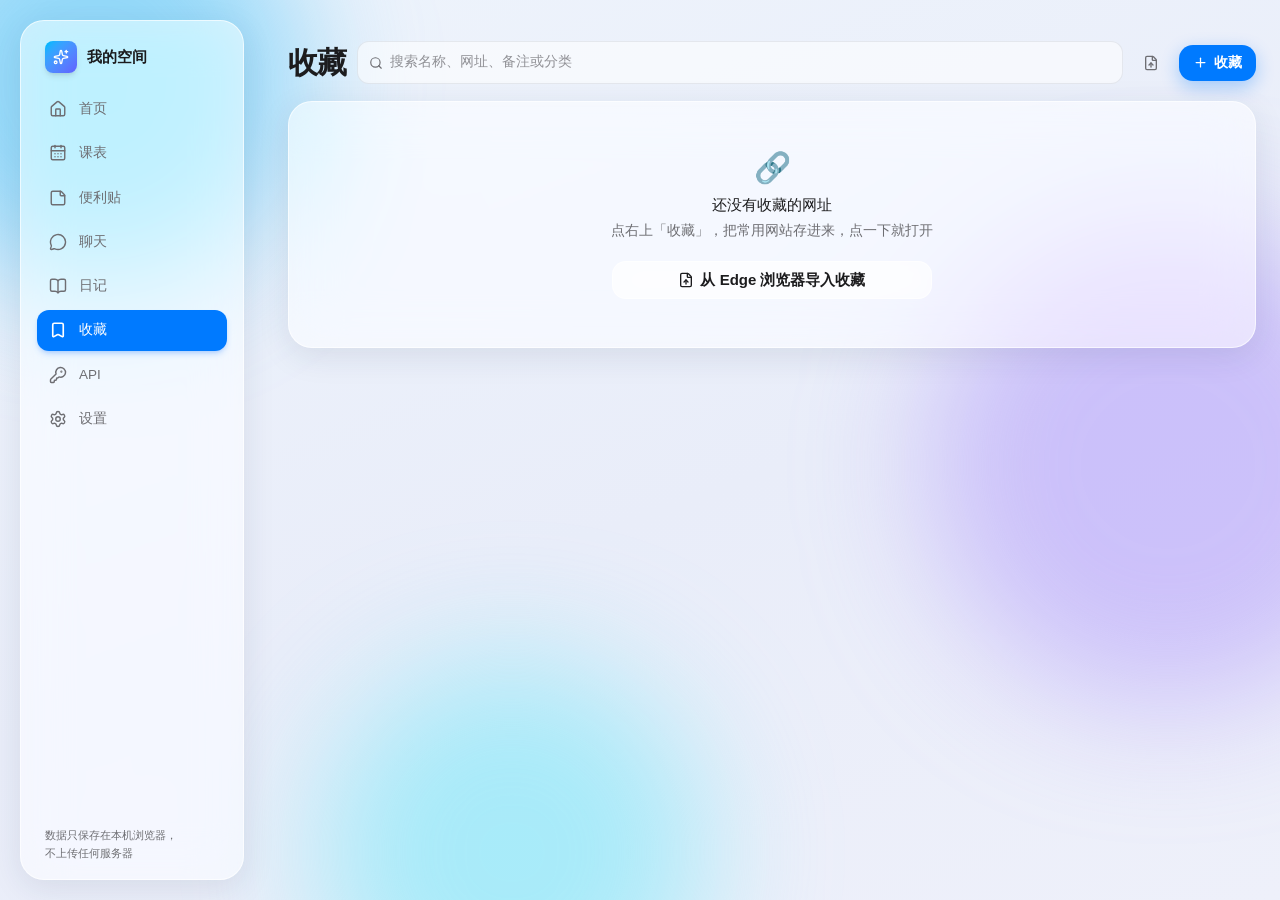
<file: links/index.html>
<!DOCTYPE html><!--R8IIyFeduOKONjYIYQVWa--><html lang="zh-CN"><head><meta charSet="utf-8"/><meta name="viewport" content="width=device-width, initial-scale=1, viewport-fit=cover, interactive-widget=resizes-content"/><link rel="stylesheet" href="/_next/static/css/a9e3946d312df9b7.css" data-precedence="next"/><link rel="preload" as="script" fetchPriority="low" href="/_next/static/chunks/webpack-01a8b225504b0466.js"/><script src="/_next/static/chunks/4bd1b696-c023c6e3521b1417.js" async=""></script><script src="/_next/static/chunks/255-566af14aff71e752.js" async=""></script><script src="/_next/static/chunks/main-app-4633ac3a20da03d7.js" async=""></script><script src="/_next/static/chunks/44530001-6a14ce924906b4cd.js" async=""></script><script src="/_next/static/chunks/722-b571f963e24b0597.js" async=""></script><script src="/_next/static/chunks/964-34a1d82d440f90f3.js" async=""></script><script src="/_next/static/chunks/650-bb705336bcd23bdc.js" async=""></script><script src="/_next/static/chunks/619-ba102abea3e3d0e4.js" async=""></script><script src="/_next/static/chunks/96-0c31b7912c37f91b.js" async=""></script><script src="/_next/static/chunks/app/layout-e8bc944ee82aca22.js" async=""></script><script src="/_next/static/chunks/622-f7154130ada71069.js" async=""></script><script src="/_next/static/chunks/48-25a6770b1516d2e9.js" async=""></script><script src="/_next/static/chunks/87-6736b4a2c6d754fc.js" async=""></script><script src="/_next/static/chunks/app/links/page-d23f92a8fd0ba20e.js" async=""></script><meta name="theme-color" media="(prefers-color-scheme: light)" content="#eef4fc"/><meta name="theme-color" media="(prefers-color-scheme: dark)" content="#0d1117"/><title>我的空间</title><meta name="description" content="私人学习仪表盘：日记、课表、便利贴"/><link rel="manifest" href="/manifest.webmanifest"/><link rel="icon" href="/icon.svg?a4c9580616abffd0" type="image/svg+xml" sizes="any"/><link rel="apple-touch-icon" href="/apple-icon.png?86789baee543cb78" type="image/png" sizes="180x180"/><script src="/_next/static/chunks/polyfills-42372ed130431b0a.js" noModule=""></script></head><body><div hidden=""><!--$--><!--/$--></div><script>(function(){try{var s=JSON.parse(localStorage.getItem("space.settings")||"{}").state||{};var t=s.theme||"system";var d=t==="dark"||(t==="system"&&window.matchMedia("(prefers-color-scheme: dark)").matches);document.documentElement.classList.toggle("dark",d);if(s.glass)document.documentElement.setAttribute("data-glass",s.glass);if(s.wallpaper)document.documentElement.setAttribute("data-wallpaper",s.wallpaper);var u=false;try{u=sessionStorage.getItem("space.unlocked")==="1"}catch(e){}if(s.passcode&&!u)document.documentElement.classList.add("app-locking")}catch(e){}})()</script><div aria-hidden="true" class="pointer-events-none fixed inset-0 -z-10 overflow-hidden"><div class="absolute -left-28 -top-32 h-[26rem] w-[26rem] rounded-full bg-[var(--blob-1)] blur-3xl"></div><div class="absolute -right-32 top-1/4 h-[30rem] w-[30rem] rounded-full bg-[var(--blob-2)] blur-3xl"></div><div class="absolute -bottom-36 left-1/4 h-[24rem] w-[24rem] rounded-full bg-[var(--blob-3)] blur-3xl"></div></div><nav data-app-nav="true" class="glass fixed bottom-[var(--nav-gap)] left-[max(0.75rem,env(safe-area-inset-left))] right-[max(0.75rem,env(safe-area-inset-right))] z-40 flex h-[var(--nav-h)] items-stretch rounded-card px-1.5 lg:hidden"><a class="flex flex-1 flex-col items-center justify-center gap-1 whitespace-nowrap rounded-2xl text-cap font-medium leading-none transition-colors text-[var(--text-2)]" href="/"><svg xmlns="http://www.w3.org/2000/svg" width="23" height="23" viewBox="0 0 24 24" fill="none" stroke="currentColor" stroke-width="1.8" stroke-linecap="round" stroke-linejoin="round" class="lucide lucide-house lucide-home" aria-hidden="true"><path d="M15 21v-8a1 1 0 0 0-1-1h-4a1 1 0 0 0-1 1v8"></path><path d="M3 10a2 2 0 0 1 .709-1.528l7-6a2 2 0 0 1 2.582 0l7 6A2 2 0 0 1 21 10v9a2 2 0 0 1-2 2H5a2 2 0 0 1-2-2z"></path></svg>首页</a><a class="flex flex-1 flex-col items-center justify-center gap-1 whitespace-nowrap rounded-2xl text-cap font-medium leading-none transition-colors text-[var(--text-2)]" href="/schedule/"><svg xmlns="http://www.w3.org/2000/svg" width="23" height="23" viewBox="0 0 24 24" fill="none" stroke="currentColor" stroke-width="1.8" stroke-linecap="round" stroke-linejoin="round" class="lucide lucide-calendar-days" aria-hidden="true"><path d="M8 2v3"></path><path d="M16 2v3"></path><rect x="3" y="3" width="18" height="18" rx="2"></rect><path d="M3 9h18"></path><path d="M8 13h.01"></path><path d="M12 13h.01"></path><path d="M16 13h.01"></path><path d="M8 17h.01"></path><path d="M12 17h.01"></path><path d="M16 17h.01"></path></svg>课表</a><a class="flex flex-1 flex-col items-center justify-center gap-1 whitespace-nowrap rounded-2xl text-cap font-medium leading-none transition-colors text-[var(--text-2)]" href="/notes/"><svg xmlns="http://www.w3.org/2000/svg" width="23" height="23" viewBox="0 0 24 24" fill="none" stroke="currentColor" stroke-width="1.8" stroke-linecap="round" stroke-linejoin="round" class="lucide lucide-sticky-note" aria-hidden="true"><path d="M21 9a2.4 2.4 0 0 0-.706-1.706l-3.588-3.588A2.4 2.4 0 0 0 15 3H5a2 2 0 0 0-2 2v14a2 2 0 0 0 2 2h14a2 2 0 0 0 2-2z"></path><path d="M15 3v5a1 1 0 0 0 1 1h5"></path></svg>便利贴</a><a class="flex flex-1 flex-col items-center justify-center gap-1 whitespace-nowrap rounded-2xl text-cap font-medium leading-none transition-colors text-[var(--text-2)]" href="/chat/"><svg xmlns="http://www.w3.org/2000/svg" width="23" height="23" viewBox="0 0 24 24" fill="none" stroke="currentColor" stroke-width="1.8" stroke-linecap="round" stroke-linejoin="round" class="lucide lucide-message-circle" aria-hidden="true"><path d="M2.992 16.342a2 2 0 0 1 .094 1.167l-1.065 3.29a1 1 0 0 0 1.236 1.168l3.413-.998a2 2 0 0 1 1.099.092 10 10 0 1 0-4.777-4.719"></path></svg>聊天</a><button type="button" aria-label="更多" aria-expanded="false" class="flex flex-1 flex-col items-center justify-center gap-1 whitespace-nowrap rounded-2xl text-cap font-medium leading-none transition-colors text-[var(--accent)]"><svg xmlns="http://www.w3.org/2000/svg" width="23" height="23" viewBox="0 0 24 24" fill="none" stroke="currentColor" stroke-width="2.2" stroke-linecap="round" stroke-linejoin="round" class="lucide lucide-ellipsis lucide-more-horizontal" aria-hidden="true"><circle cx="12" cy="12" r="1"></circle><circle cx="19" cy="12" r="1"></circle><circle cx="5" cy="12" r="1"></circle></svg>更多</button></nav><div data-app-nav="true" class="lg:hidden"></div><aside data-app-nav="true" class="desktop-sidebar glass fixed bottom-5 left-5 top-5 z-40 hidden w-[var(--sidebar-w)] flex-col rounded-card p-4 lg:flex"><div class="flex items-center gap-2.5 px-2 pb-4 pt-1"><span class="flex h-8 w-8 items-center justify-center rounded-lg bg-gradient-to-br from-sky-400 to-indigo-500 text-white shadow-md"><svg xmlns="http://www.w3.org/2000/svg" width="16" height="16" viewBox="0 0 24 24" fill="none" stroke="currentColor" stroke-width="2" stroke-linecap="round" stroke-linejoin="round" class="lucide lucide-sparkles lucide-stars" aria-hidden="true"><path d="M11.017 2.814a1 1 0 0 1 1.966 0l1.051 5.558a2 2 0 0 0 1.594 1.594l5.558 1.051a1 1 0 0 1 0 1.966l-5.558 1.051a2 2 0 0 0-1.594 1.594l-1.051 5.558a1 1 0 0 1-1.966 0l-1.051-5.558a2 2 0 0 0-1.594-1.594l-5.558-1.051a1 1 0 0 1 0-1.966l5.558-1.051a2 2 0 0 0 1.594-1.594z"></path><path d="M20 2v4"></path><path d="M22 4h-4"></path><circle cx="4" cy="20" r="2"></circle></svg></span><span class="text-body font-semibold">我的空间</span></div><nav class="flex flex-col gap-1"><a class="flex items-center gap-3 rounded-xl px-3 py-2.5 text-sub font-medium transition-colors text-[var(--text-2)] hover:bg-black/5 hover:text-[var(--text-1)] dark:hover:bg-white/10" href="/"><svg xmlns="http://www.w3.org/2000/svg" width="18" height="18" viewBox="0 0 24 24" fill="none" stroke="currentColor" stroke-width="1.9" stroke-linecap="round" stroke-linejoin="round" class="lucide lucide-house lucide-home" aria-hidden="true"><path d="M15 21v-8a1 1 0 0 0-1-1h-4a1 1 0 0 0-1 1v8"></path><path d="M3 10a2 2 0 0 1 .709-1.528l7-6a2 2 0 0 1 2.582 0l7 6A2 2 0 0 1 21 10v9a2 2 0 0 1-2 2H5a2 2 0 0 1-2-2z"></path></svg>首页</a><a class="flex items-center gap-3 rounded-xl px-3 py-2.5 text-sub font-medium transition-colors text-[var(--text-2)] hover:bg-black/5 hover:text-[var(--text-1)] dark:hover:bg-white/10" href="/schedule/"><svg xmlns="http://www.w3.org/2000/svg" width="18" height="18" viewBox="0 0 24 24" fill="none" stroke="currentColor" stroke-width="1.9" stroke-linecap="round" stroke-linejoin="round" class="lucide lucide-calendar-days" aria-hidden="true"><path d="M8 2v3"></path><path d="M16 2v3"></path><rect x="3" y="3" width="18" height="18" rx="2"></rect><path d="M3 9h18"></path><path d="M8 13h.01"></path><path d="M12 13h.01"></path><path d="M16 13h.01"></path><path d="M8 17h.01"></path><path d="M12 17h.01"></path><path d="M16 17h.01"></path></svg>课表</a><a class="flex items-center gap-3 rounded-xl px-3 py-2.5 text-sub font-medium transition-colors text-[var(--text-2)] hover:bg-black/5 hover:text-[var(--text-1)] dark:hover:bg-white/10" href="/notes/"><svg xmlns="http://www.w3.org/2000/svg" width="18" height="18" viewBox="0 0 24 24" fill="none" stroke="currentColor" stroke-width="1.9" stroke-linecap="round" stroke-linejoin="round" class="lucide lucide-sticky-note" aria-hidden="true"><path d="M21 9a2.4 2.4 0 0 0-.706-1.706l-3.588-3.588A2.4 2.4 0 0 0 15 3H5a2 2 0 0 0-2 2v14a2 2 0 0 0 2 2h14a2 2 0 0 0 2-2z"></path><path d="M15 3v5a1 1 0 0 0 1 1h5"></path></svg>便利贴</a><a class="flex items-center gap-3 rounded-xl px-3 py-2.5 text-sub font-medium transition-colors text-[var(--text-2)] hover:bg-black/5 hover:text-[var(--text-1)] dark:hover:bg-white/10" href="/chat/"><svg xmlns="http://www.w3.org/2000/svg" width="18" height="18" viewBox="0 0 24 24" fill="none" stroke="currentColor" stroke-width="1.9" stroke-linecap="round" stroke-linejoin="round" class="lucide lucide-message-circle" aria-hidden="true"><path d="M2.992 16.342a2 2 0 0 1 .094 1.167l-1.065 3.29a1 1 0 0 0 1.236 1.168l3.413-.998a2 2 0 0 1 1.099.092 10 10 0 1 0-4.777-4.719"></path></svg>聊天</a><a class="flex items-center gap-3 rounded-xl px-3 py-2.5 text-sub font-medium transition-colors text-[var(--text-2)] hover:bg-black/5 hover:text-[var(--text-1)] dark:hover:bg-white/10" href="/diary/"><svg xmlns="http://www.w3.org/2000/svg" width="18" height="18" viewBox="0 0 24 24" fill="none" stroke="currentColor" stroke-width="1.9" stroke-linecap="round" stroke-linejoin="round" class="lucide lucide-book-open" aria-hidden="true"><path d="M12 5v16"></path><path d="M20.001 19A2 2 0 0022 17V5a2 2 0 00-1.999-2L16 3.002A5 5 0 0012 5a5 5 0 00-4-2H4a2 2 0 00-2 2v12a2 2 0 001.999 2H8a5 5 0 014 2 5 5 0 014-2z"></path></svg>日记</a><a class="flex items-center gap-3 rounded-xl px-3 py-2.5 text-sub font-medium transition-colors bg-[var(--accent)] text-white shadow-md shadow-blue-500/25" href="/links/"><svg xmlns="http://www.w3.org/2000/svg" width="18" height="18" viewBox="0 0 24 24" fill="none" stroke="currentColor" stroke-width="2.2" stroke-linecap="round" stroke-linejoin="round" class="lucide lucide-bookmark" aria-hidden="true"><path d="M17 3a2 2 0 0 1 2 2v15a1 1 0 0 1-1.496.868l-4.512-2.578a2 2 0 0 0-1.984 0l-4.512 2.578A1 1 0 0 1 5 20V5a2 2 0 0 1 2-2z"></path></svg>收藏</a><a class="flex items-center gap-3 rounded-xl px-3 py-2.5 text-sub font-medium transition-colors text-[var(--text-2)] hover:bg-black/5 hover:text-[var(--text-1)] dark:hover:bg-white/10" href="/api/"><svg xmlns="http://www.w3.org/2000/svg" width="18" height="18" viewBox="0 0 24 24" fill="none" stroke="currentColor" stroke-width="1.9" stroke-linecap="round" stroke-linejoin="round" class="lucide lucide-key-round" aria-hidden="true"><path d="M2.586 17.414A2 2 0 0 0 2 18.828V21a1 1 0 0 0 1 1h3a1 1 0 0 0 1-1v-1a1 1 0 0 1 1-1h1a1 1 0 0 0 1-1v-1a1 1 0 0 1 1-1h.172a2 2 0 0 0 1.414-.586l.814-.814a6.5 6.5 0 1 0-4-4z"></path><circle cx="16.5" cy="7.5" r=".5" fill="currentColor"></circle></svg>API</a><a class="flex items-center gap-3 rounded-xl px-3 py-2.5 text-sub font-medium transition-colors text-[var(--text-2)] hover:bg-black/5 hover:text-[var(--text-1)] dark:hover:bg-white/10" href="/settings/"><svg xmlns="http://www.w3.org/2000/svg" width="18" height="18" viewBox="0 0 24 24" fill="none" stroke="currentColor" stroke-width="1.9" stroke-linecap="round" stroke-linejoin="round" class="lucide lucide-settings" aria-hidden="true"><path d="M9.671 4.136a2.34 2.34 0 0 1 4.659 0 2.34 2.34 0 0 0 3.319 1.915 2.34 2.34 0 0 1 2.33 4.033 2.34 2.34 0 0 0 0 3.831 2.34 2.34 0 0 1-2.33 4.033 2.34 2.34 0 0 0-3.319 1.915 2.34 2.34 0 0 1-4.659 0 2.34 2.34 0 0 0-3.32-1.915 2.34 2.34 0 0 1-2.33-4.033 2.34 2.34 0 0 0 0-3.831A2.34 2.34 0 0 1 6.35 6.051a2.34 2.34 0 0 0 3.319-1.915"></path><circle cx="12" cy="12" r="3"></circle></svg>设置</a></nav><p class="mt-auto px-2 text-micro leading-relaxed text-[var(--text-2)]">数据只保存在本机浏览器，<br/>不上传任何服务器</p></aside><div id="app-shell" class="lg:pl-[var(--sidebar-offset)]"><main id="app-main" class="mx-auto w-full max-w-[1020px]"><div><div class="animate-pulse space-y-4"><div class="h-10 w-40 rounded-2xl bg-black/5 dark:bg-white/10"></div><div class="grid grid-cols-1 gap-3 md:grid-cols-3 xl:grid-cols-4"><div class="h-24 rounded-2xl bg-black/5 dark:bg-white/10"></div><div class="h-24 rounded-2xl bg-black/5 dark:bg-white/10"></div><div class="h-24 rounded-2xl bg-black/5 dark:bg-white/10"></div><div class="h-24 rounded-2xl bg-black/5 dark:bg-white/10"></div></div></div></div><!--$--><!--/$--></main></div><script src="/_next/static/chunks/webpack-01a8b225504b0466.js" id="_R_" async=""></script><script>(self.__next_f=self.__next_f||[]).push([0])</script><script>self.__next_f.push([1,"1:\"$Sreact.fragment\"\n2:I[953,[\"730\",\"static/chunks/44530001-6a14ce924906b4cd.js\",\"722\",\"static/chunks/722-b571f963e24b0597.js\",\"964\",\"static/chunks/964-34a1d82d440f90f3.js\",\"650\",\"static/chunks/650-bb705336bcd23bdc.js\",\"619\",\"static/chunks/619-ba102abea3e3d0e4.js\",\"96\",\"static/chunks/96-0c31b7912c37f91b.js\",\"177\",\"static/chunks/app/layout-e8bc944ee82aca22.js\"],\"Nav\"]\n3:I[9766,[],\"\"]\n4:I[8924,[],\"\"]\n5:I[4015,[\"730\",\"static/chunks/44530001-6a14ce924906b4cd.js\",\"722\",\"static/chunks/722-b571f963e24b0597.js\",\"964\",\"static/chunks/964-34a1d82d440f90f3.js\",\"650\",\"static/chunks/650-bb705336bcd23bdc.js\",\"619\",\"static/chunks/619-ba102abea3e3d0e4.js\",\"96\",\"static/chunks/96-0c31b7912c37f91b.js\",\"177\",\"static/chunks/app/layout-e8bc944ee82aca22.js\"],\"LockScreen\"]\n6:I[1233,[\"730\",\"static/chunks/44530001-6a14ce924906b4cd.js\",\"722\",\"static/chunks/722-b571f963e24b0597.js\",\"964\",\"static/chunks/964-34a1d82d440f90f3.js\",\"650\",\"static/chunks/650-bb705336bcd23bdc.js\",\"619\",\"static/chunks/619-ba102abea3e3d0e4.js\",\"96\",\"static/chunks/96-0c31b7912c37f91b.js\",\"177\",\"static/chunks/app/layout-e8bc944ee82aca22.js\"],\"SyncRunner\"]\n7:I[5415,[\"730\",\"static/chunks/44530001-6a14ce924906b4cd.js\",\"722\",\"static/chunks/722-b571f963e24b0597.js\",\"964\",\"static/chunks/964-34a1d82d440f90f3.js\",\"650\",\"static/chunks/650-bb705336bcd23bdc.js\",\"619\",\"static/chunks/619-ba102abea3e3d0e4.js\",\"96\",\"static/chunks/96-0c31b7912c37f91b.js\",\"177\",\"static/chunks/app/layout-e8bc944ee82aca22.js\"],\"SWRegister\"]\n8:I[1959,[],\"ClientPageRoot\"]\n9:I[3577,[\"722\",\"static/chunks/722-b571f963e24b0597.js\",\"964\",\"static/chunks/964-34a1d82d440f90f3.js\",\"622\",\"static/chunks/622-f7154130ada71069.js\",\"48\",\"static/chunks/48-25a6770b1516d2e9.js\",\"87\",\"static/chunks/87-6736b4a2c6d754fc.js\",\"732\",\"static/chunks/app/links/page-d23f92a8fd0ba20e.js\"],\"default\"]\nc:I[4431,[],\"OutletBoundary\"]\ne:I[5278,[],\"AsyncMetadataOutlet\"]\n10:I[4431,[],\"ViewportBoundary\"]\n12:I[4431,[],\"MetadataBoundary\"]\n13:\"$Sreact.suspense\"\n15:I[7150,[],\"\"]\n:HL[\"/_next/static/css/a9e3946d312df9b7.css\",\"style\"]\n"])</script><script>self.__next_f.push([1,"0:{\"P\":null,\"b\":\"R8IIyFeduOKONjYIYQVWa\",\"p\":\"\",\"c\":[\"\",\"links\",\"\"],\"i\":false,\"f\":[[[\"\",{\"children\":[\"links\",{\"children\":[\"__PAGE__\",{}]}]},\"$undefined\",\"$undefined\",true],[\"\",[\"$\",\"$1\",\"c\",{\"children\":[[[\"$\",\"link\",\"0\",{\"rel\":\"stylesheet\",\"href\":\"/_next/static/css/a9e3946d312df9b7.css\",\"precedence\":\"next\",\"crossOrigin\":\"$undefined\",\"nonce\":\"$undefined\"}]],[\"$\",\"html\",null,{\"lang\":\"zh-CN\",\"suppressHydrationWarning\":true,\"children\":[\"$\",\"body\",null,{\"children\":[[\"$\",\"script\",null,{\"dangerouslySetInnerHTML\":{\"__html\":\"(function(){try{var s=JSON.parse(localStorage.getItem(\\\"space.settings\\\")||\\\"{}\\\").state||{};var t=s.theme||\\\"system\\\";var d=t===\\\"dark\\\"||(t===\\\"system\\\"\u0026\u0026window.matchMedia(\\\"(prefers-color-scheme: dark)\\\").matches);document.documentElement.classList.toggle(\\\"dark\\\",d);if(s.glass)document.documentElement.setAttribute(\\\"data-glass\\\",s.glass);if(s.wallpaper)document.documentElement.setAttribute(\\\"data-wallpaper\\\",s.wallpaper);var u=false;try{u=sessionStorage.getItem(\\\"space.unlocked\\\")===\\\"1\\\"}catch(e){}if(s.passcode\u0026\u0026!u)document.documentElement.classList.add(\\\"app-locking\\\")}catch(e){}})()\"}}],[\"$\",\"div\",null,{\"aria-hidden\":true,\"className\":\"pointer-events-none fixed inset-0 -z-10 overflow-hidden\",\"children\":[[\"$\",\"div\",null,{\"className\":\"absolute -left-28 -top-32 h-[26rem] w-[26rem] rounded-full bg-[var(--blob-1)] blur-3xl\"}],[\"$\",\"div\",null,{\"className\":\"absolute -right-32 top-1/4 h-[30rem] w-[30rem] rounded-full bg-[var(--blob-2)] blur-3xl\"}],[\"$\",\"div\",null,{\"className\":\"absolute -bottom-36 left-1/4 h-[24rem] w-[24rem] rounded-full bg-[var(--blob-3)] blur-3xl\"}]]}],[\"$\",\"$L2\",null,{}],[\"$\",\"div\",null,{\"id\":\"app-shell\",\"className\":\"lg:pl-[var(--sidebar-offset)]\",\"children\":[\"$\",\"main\",null,{\"id\":\"app-main\",\"className\":\"mx-auto w-full max-w-[1020px]\",\"children\":[\"$\",\"$L3\",null,{\"parallelRouterKey\":\"children\",\"error\":\"$undefined\",\"errorStyles\":\"$undefined\",\"errorScripts\":\"$undefined\",\"template\":[\"$\",\"$L4\",null,{}],\"templateStyles\":\"$undefined\",\"templateScripts\":\"$undefined\",\"notFound\":[[[\"$\",\"title\",null,{\"children\":\"404: This page could not be found.\"}],[\"$\",\"div\",null,{\"style\":{\"fontFamily\":\"system-ui,\\\"Segoe UI\\\",Roboto,Helvetica,Arial,sans-serif,\\\"Apple Color Emoji\\\",\\\"Segoe UI Emoji\\\"\",\"height\":\"100vh\",\"textAlign\":\"center\",\"display\":\"flex\",\"flexDirection\":\"column\",\"alignItems\":\"center\",\"justifyContent\":\"center\"},\"children\":[\"$\",\"div\",null,{\"children\":[[\"$\",\"style\",null,{\"dangerouslySetInnerHTML\":{\"__html\":\"body{color:#000;background:#fff;margin:0}.next-error-h1{border-right:1px solid rgba(0,0,0,.3)}@media (prefers-color-scheme:dark){body{color:#fff;background:#000}.next-error-h1{border-right:1px solid rgba(255,255,255,.3)}}\"}}],[\"$\",\"h1\",null,{\"className\":\"next-error-h1\",\"style\":{\"display\":\"inline-block\",\"margin\":\"0 20px 0 0\",\"padding\":\"0 23px 0 0\",\"fontSize\":24,\"fontWeight\":500,\"verticalAlign\":\"top\",\"lineHeight\":\"49px\"},\"children\":404}],[\"$\",\"div\",null,{\"style\":{\"display\":\"inline-block\"},\"children\":[\"$\",\"h2\",null,{\"style\":{\"fontSize\":14,\"fontWeight\":400,\"lineHeight\":\"49px\",\"margin\":0},\"children\":\"This page could not be found.\"}]}]]}]}]],[]],\"forbidden\":\"$undefined\",\"unauthorized\":\"$undefined\"}]}]}],[\"$\",\"$L5\",null,{}],[\"$\",\"$L6\",null,{}],[\"$\",\"$L7\",null,{}]]}]}]]}],{\"children\":[\"links\",[\"$\",\"$1\",\"c\",{\"children\":[null,[\"$\",\"$L3\",null,{\"parallelRouterKey\":\"children\",\"error\":\"$undefined\",\"errorStyles\":\"$undefined\",\"errorScripts\":\"$undefined\",\"template\":[\"$\",\"$L4\",null,{}],\"templateStyles\":\"$undefined\",\"templateScripts\":\"$undefined\",\"notFound\":\"$undefined\",\"forbidden\":\"$undefined\",\"unauthorized\":\"$undefined\"}]]}],{\"children\":[\"__PAGE__\",[\"$\",\"$1\",\"c\",{\"children\":[[\"$\",\"$L8\",null,{\"Component\":\"$9\",\"searchParams\":{},\"params\":{},\"promises\":[\"$@a\",\"$@b\"]}],null,[\"$\",\"$Lc\",null,{\"children\":[\"$Ld\",[\"$\",\"$Le\",null,{\"promise\":\"$@f\"}]]}]]}],{},null,false]},null,false]},null,false],[\"$\",\"$1\",\"h\",{\"children\":[null,[[\"$\",\"$L10\",null,{\"children\":\"$L11\"}],null],[\"$\",\"$L12\",null,{\"children\":[\"$\",\"div\",null,{\"hidden\":true,\"children\":[\"$\",\"$13\",null,{\"fallback\":null,\"children\":\"$L14\"}]}]}]]}],false]],\"m\":\"$undefined\",\"G\":[\"$15\",[]],\"s\":false,\"S\":true}\n"])</script><script>self.__next_f.push([1,"a:{}\nb:\"$0:f:0:1:2:children:2:children:1:props:children:0:props:params\"\n"])</script><script>self.__next_f.push([1,"11:[[\"$\",\"meta\",\"0\",{\"charSet\":\"utf-8\"}],[\"$\",\"meta\",\"1\",{\"name\":\"viewport\",\"content\":\"width=device-width, initial-scale=1, viewport-fit=cover, interactive-widget=resizes-content\"}],[\"$\",\"meta\",\"2\",{\"name\":\"theme-color\",\"media\":\"(prefers-color-scheme: light)\",\"content\":\"#eef4fc\"}],[\"$\",\"meta\",\"3\",{\"name\":\"theme-color\",\"media\":\"(prefers-color-scheme: dark)\",\"content\":\"#0d1117\"}]]\nd:null\n"])</script><script>self.__next_f.push([1,"16:I[622,[],\"IconMark\"]\nf:{\"metadata\":[[\"$\",\"title\",\"0\",{\"children\":\"我的空间\"}],[\"$\",\"meta\",\"1\",{\"name\":\"description\",\"content\":\"私人学习仪表盘：日记、课表、便利贴\"}],[\"$\",\"link\",\"2\",{\"rel\":\"manifest\",\"href\":\"/manifest.webmanifest\",\"crossOrigin\":\"$undefined\"}],[\"$\",\"link\",\"3\",{\"rel\":\"icon\",\"href\":\"/icon.svg?a4c9580616abffd0\",\"type\":\"image/svg+xml\",\"sizes\":\"any\"}],[\"$\",\"link\",\"4\",{\"rel\":\"apple-touch-icon\",\"href\":\"/apple-icon.png?86789baee543cb78\",\"type\":\"image/png\",\"sizes\":\"180x180\"}],[\"$\",\"$L16\",\"5\",{}]],\"error\":null,\"digest\":\"$undefined\"}\n"])</script><script>self.__next_f.push([1,"14:\"$f:metadata\"\n"])</script></body></html>
</file>
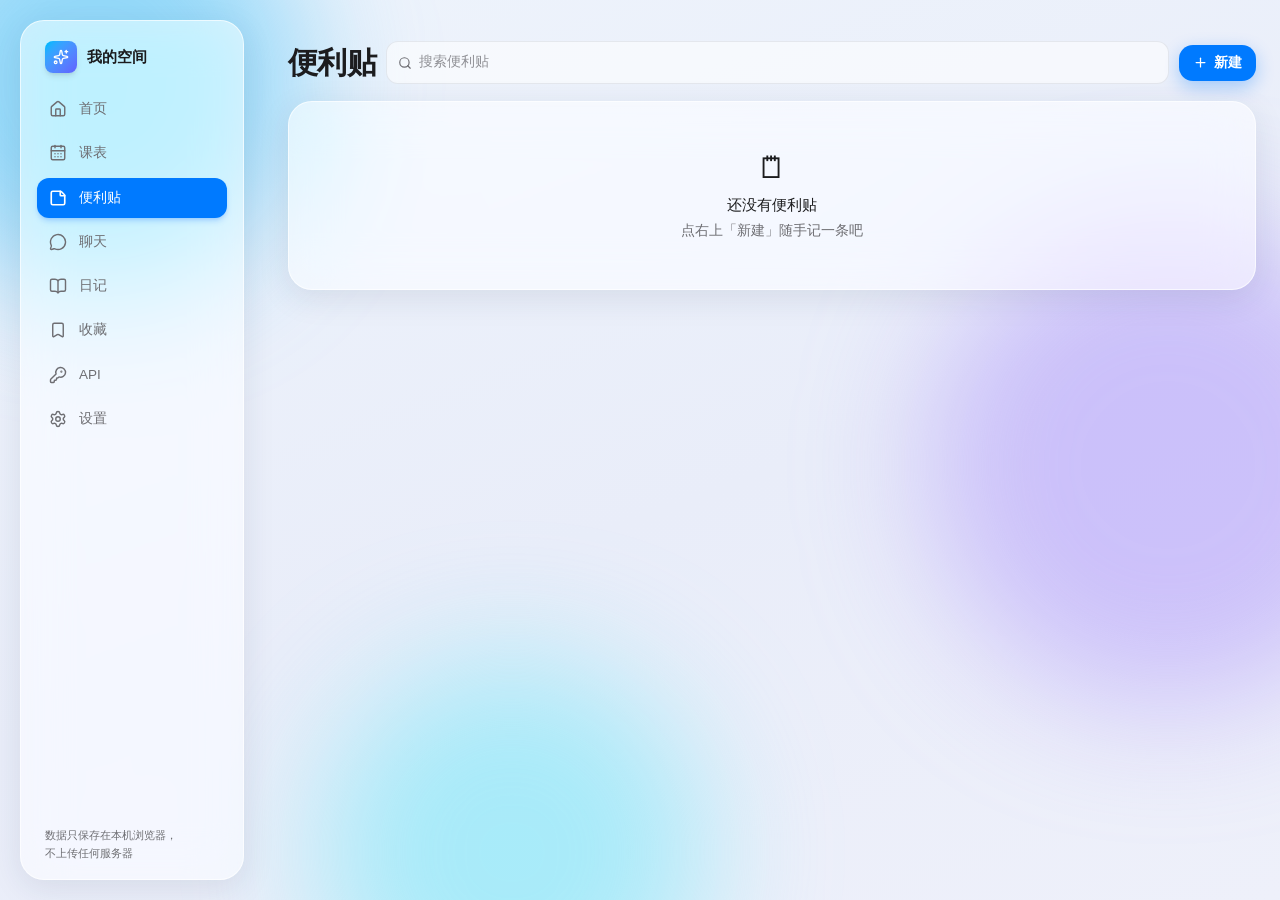
<file: notes/index.html>
<!DOCTYPE html><!--R8IIyFeduOKONjYIYQVWa--><html lang="zh-CN"><head><meta charSet="utf-8"/><meta name="viewport" content="width=device-width, initial-scale=1, viewport-fit=cover, interactive-widget=resizes-content"/><link rel="stylesheet" href="/_next/static/css/a9e3946d312df9b7.css" data-precedence="next"/><link rel="preload" as="script" fetchPriority="low" href="/_next/static/chunks/webpack-01a8b225504b0466.js"/><script src="/_next/static/chunks/4bd1b696-c023c6e3521b1417.js" async=""></script><script src="/_next/static/chunks/255-566af14aff71e752.js" async=""></script><script src="/_next/static/chunks/main-app-4633ac3a20da03d7.js" async=""></script><script src="/_next/static/chunks/44530001-6a14ce924906b4cd.js" async=""></script><script src="/_next/static/chunks/722-b571f963e24b0597.js" async=""></script><script src="/_next/static/chunks/964-34a1d82d440f90f3.js" async=""></script><script src="/_next/static/chunks/650-bb705336bcd23bdc.js" async=""></script><script src="/_next/static/chunks/619-ba102abea3e3d0e4.js" async=""></script><script src="/_next/static/chunks/96-0c31b7912c37f91b.js" async=""></script><script src="/_next/static/chunks/app/layout-e8bc944ee82aca22.js" async=""></script><script src="/_next/static/chunks/918-637a641d4ffaa164.js" async=""></script><script src="/_next/static/chunks/48-25a6770b1516d2e9.js" async=""></script><script src="/_next/static/chunks/160-b94efef3cbf06d8b.js" async=""></script><script src="/_next/static/chunks/app/notes/page-aaa8a567b1a9055b.js" async=""></script><meta name="theme-color" media="(prefers-color-scheme: light)" content="#eef4fc"/><meta name="theme-color" media="(prefers-color-scheme: dark)" content="#0d1117"/><title>便利贴 · 我的空间</title><meta name="description" content="私人学习仪表盘：日记、课表、便利贴"/><link rel="manifest" href="/manifest.webmanifest"/><link rel="icon" href="/icon.svg?a4c9580616abffd0" type="image/svg+xml" sizes="any"/><link rel="apple-touch-icon" href="/apple-icon.png?86789baee543cb78" type="image/png" sizes="180x180"/><script src="/_next/static/chunks/polyfills-42372ed130431b0a.js" noModule=""></script></head><body><div hidden=""><!--$--><!--/$--></div><script>(function(){try{var s=JSON.parse(localStorage.getItem("space.settings")||"{}").state||{};var t=s.theme||"system";var d=t==="dark"||(t==="system"&&window.matchMedia("(prefers-color-scheme: dark)").matches);document.documentElement.classList.toggle("dark",d);if(s.glass)document.documentElement.setAttribute("data-glass",s.glass);if(s.wallpaper)document.documentElement.setAttribute("data-wallpaper",s.wallpaper);var u=false;try{u=sessionStorage.getItem("space.unlocked")==="1"}catch(e){}if(s.passcode&&!u)document.documentElement.classList.add("app-locking")}catch(e){}})()</script><div aria-hidden="true" class="pointer-events-none fixed inset-0 -z-10 overflow-hidden"><div class="absolute -left-28 -top-32 h-[26rem] w-[26rem] rounded-full bg-[var(--blob-1)] blur-3xl"></div><div class="absolute -right-32 top-1/4 h-[30rem] w-[30rem] rounded-full bg-[var(--blob-2)] blur-3xl"></div><div class="absolute -bottom-36 left-1/4 h-[24rem] w-[24rem] rounded-full bg-[var(--blob-3)] blur-3xl"></div></div><nav data-app-nav="true" class="glass fixed bottom-[var(--nav-gap)] left-[max(0.75rem,env(safe-area-inset-left))] right-[max(0.75rem,env(safe-area-inset-right))] z-40 flex h-[var(--nav-h)] items-stretch rounded-card px-1.5 lg:hidden"><a class="flex flex-1 flex-col items-center justify-center gap-1 whitespace-nowrap rounded-2xl text-cap font-medium leading-none transition-colors text-[var(--text-2)]" href="/"><svg xmlns="http://www.w3.org/2000/svg" width="23" height="23" viewBox="0 0 24 24" fill="none" stroke="currentColor" stroke-width="1.8" stroke-linecap="round" stroke-linejoin="round" class="lucide lucide-house lucide-home" aria-hidden="true"><path d="M15 21v-8a1 1 0 0 0-1-1h-4a1 1 0 0 0-1 1v8"></path><path d="M3 10a2 2 0 0 1 .709-1.528l7-6a2 2 0 0 1 2.582 0l7 6A2 2 0 0 1 21 10v9a2 2 0 0 1-2 2H5a2 2 0 0 1-2-2z"></path></svg>首页</a><a class="flex flex-1 flex-col items-center justify-center gap-1 whitespace-nowrap rounded-2xl text-cap font-medium leading-none transition-colors text-[var(--text-2)]" href="/schedule/"><svg xmlns="http://www.w3.org/2000/svg" width="23" height="23" viewBox="0 0 24 24" fill="none" stroke="currentColor" stroke-width="1.8" stroke-linecap="round" stroke-linejoin="round" class="lucide lucide-calendar-days" aria-hidden="true"><path d="M8 2v3"></path><path d="M16 2v3"></path><rect x="3" y="3" width="18" height="18" rx="2"></rect><path d="M3 9h18"></path><path d="M8 13h.01"></path><path d="M12 13h.01"></path><path d="M16 13h.01"></path><path d="M8 17h.01"></path><path d="M12 17h.01"></path><path d="M16 17h.01"></path></svg>课表</a><a class="flex flex-1 flex-col items-center justify-center gap-1 whitespace-nowrap rounded-2xl text-cap font-medium leading-none transition-colors text-[var(--accent)]" href="/notes/"><svg xmlns="http://www.w3.org/2000/svg" width="23" height="23" viewBox="0 0 24 24" fill="none" stroke="currentColor" stroke-width="2.2" stroke-linecap="round" stroke-linejoin="round" class="lucide lucide-sticky-note" aria-hidden="true"><path d="M21 9a2.4 2.4 0 0 0-.706-1.706l-3.588-3.588A2.4 2.4 0 0 0 15 3H5a2 2 0 0 0-2 2v14a2 2 0 0 0 2 2h14a2 2 0 0 0 2-2z"></path><path d="M15 3v5a1 1 0 0 0 1 1h5"></path></svg>便利贴</a><a class="flex flex-1 flex-col items-center justify-center gap-1 whitespace-nowrap rounded-2xl text-cap font-medium leading-none transition-colors text-[var(--text-2)]" href="/chat/"><svg xmlns="http://www.w3.org/2000/svg" width="23" height="23" viewBox="0 0 24 24" fill="none" stroke="currentColor" stroke-width="1.8" stroke-linecap="round" stroke-linejoin="round" class="lucide lucide-message-circle" aria-hidden="true"><path d="M2.992 16.342a2 2 0 0 1 .094 1.167l-1.065 3.29a1 1 0 0 0 1.236 1.168l3.413-.998a2 2 0 0 1 1.099.092 10 10 0 1 0-4.777-4.719"></path></svg>聊天</a><button type="button" aria-label="更多" aria-expanded="false" class="flex flex-1 flex-col items-center justify-center gap-1 whitespace-nowrap rounded-2xl text-cap font-medium leading-none transition-colors text-[var(--text-2)]"><svg xmlns="http://www.w3.org/2000/svg" width="23" height="23" viewBox="0 0 24 24" fill="none" stroke="currentColor" stroke-width="1.8" stroke-linecap="round" stroke-linejoin="round" class="lucide lucide-ellipsis lucide-more-horizontal" aria-hidden="true"><circle cx="12" cy="12" r="1"></circle><circle cx="19" cy="12" r="1"></circle><circle cx="5" cy="12" r="1"></circle></svg>更多</button></nav><div data-app-nav="true" class="lg:hidden"></div><aside data-app-nav="true" class="desktop-sidebar glass fixed bottom-5 left-5 top-5 z-40 hidden w-[var(--sidebar-w)] flex-col rounded-card p-4 lg:flex"><div class="flex items-center gap-2.5 px-2 pb-4 pt-1"><span class="flex h-8 w-8 items-center justify-center rounded-lg bg-gradient-to-br from-sky-400 to-indigo-500 text-white shadow-md"><svg xmlns="http://www.w3.org/2000/svg" width="16" height="16" viewBox="0 0 24 24" fill="none" stroke="currentColor" stroke-width="2" stroke-linecap="round" stroke-linejoin="round" class="lucide lucide-sparkles lucide-stars" aria-hidden="true"><path d="M11.017 2.814a1 1 0 0 1 1.966 0l1.051 5.558a2 2 0 0 0 1.594 1.594l5.558 1.051a1 1 0 0 1 0 1.966l-5.558 1.051a2 2 0 0 0-1.594 1.594l-1.051 5.558a1 1 0 0 1-1.966 0l-1.051-5.558a2 2 0 0 0-1.594-1.594l-5.558-1.051a1 1 0 0 1 0-1.966l5.558-1.051a2 2 0 0 0 1.594-1.594z"></path><path d="M20 2v4"></path><path d="M22 4h-4"></path><circle cx="4" cy="20" r="2"></circle></svg></span><span class="text-body font-semibold">我的空间</span></div><nav class="flex flex-col gap-1"><a class="flex items-center gap-3 rounded-xl px-3 py-2.5 text-sub font-medium transition-colors text-[var(--text-2)] hover:bg-black/5 hover:text-[var(--text-1)] dark:hover:bg-white/10" href="/"><svg xmlns="http://www.w3.org/2000/svg" width="18" height="18" viewBox="0 0 24 24" fill="none" stroke="currentColor" stroke-width="1.9" stroke-linecap="round" stroke-linejoin="round" class="lucide lucide-house lucide-home" aria-hidden="true"><path d="M15 21v-8a1 1 0 0 0-1-1h-4a1 1 0 0 0-1 1v8"></path><path d="M3 10a2 2 0 0 1 .709-1.528l7-6a2 2 0 0 1 2.582 0l7 6A2 2 0 0 1 21 10v9a2 2 0 0 1-2 2H5a2 2 0 0 1-2-2z"></path></svg>首页</a><a class="flex items-center gap-3 rounded-xl px-3 py-2.5 text-sub font-medium transition-colors text-[var(--text-2)] hover:bg-black/5 hover:text-[var(--text-1)] dark:hover:bg-white/10" href="/schedule/"><svg xmlns="http://www.w3.org/2000/svg" width="18" height="18" viewBox="0 0 24 24" fill="none" stroke="currentColor" stroke-width="1.9" stroke-linecap="round" stroke-linejoin="round" class="lucide lucide-calendar-days" aria-hidden="true"><path d="M8 2v3"></path><path d="M16 2v3"></path><rect x="3" y="3" width="18" height="18" rx="2"></rect><path d="M3 9h18"></path><path d="M8 13h.01"></path><path d="M12 13h.01"></path><path d="M16 13h.01"></path><path d="M8 17h.01"></path><path d="M12 17h.01"></path><path d="M16 17h.01"></path></svg>课表</a><a class="flex items-center gap-3 rounded-xl px-3 py-2.5 text-sub font-medium transition-colors bg-[var(--accent)] text-white shadow-md shadow-blue-500/25" href="/notes/"><svg xmlns="http://www.w3.org/2000/svg" width="18" height="18" viewBox="0 0 24 24" fill="none" stroke="currentColor" stroke-width="2.2" stroke-linecap="round" stroke-linejoin="round" class="lucide lucide-sticky-note" aria-hidden="true"><path d="M21 9a2.4 2.4 0 0 0-.706-1.706l-3.588-3.588A2.4 2.4 0 0 0 15 3H5a2 2 0 0 0-2 2v14a2 2 0 0 0 2 2h14a2 2 0 0 0 2-2z"></path><path d="M15 3v5a1 1 0 0 0 1 1h5"></path></svg>便利贴</a><a class="flex items-center gap-3 rounded-xl px-3 py-2.5 text-sub font-medium transition-colors text-[var(--text-2)] hover:bg-black/5 hover:text-[var(--text-1)] dark:hover:bg-white/10" href="/chat/"><svg xmlns="http://www.w3.org/2000/svg" width="18" height="18" viewBox="0 0 24 24" fill="none" stroke="currentColor" stroke-width="1.9" stroke-linecap="round" stroke-linejoin="round" class="lucide lucide-message-circle" aria-hidden="true"><path d="M2.992 16.342a2 2 0 0 1 .094 1.167l-1.065 3.29a1 1 0 0 0 1.236 1.168l3.413-.998a2 2 0 0 1 1.099.092 10 10 0 1 0-4.777-4.719"></path></svg>聊天</a><a class="flex items-center gap-3 rounded-xl px-3 py-2.5 text-sub font-medium transition-colors text-[var(--text-2)] hover:bg-black/5 hover:text-[var(--text-1)] dark:hover:bg-white/10" href="/diary/"><svg xmlns="http://www.w3.org/2000/svg" width="18" height="18" viewBox="0 0 24 24" fill="none" stroke="currentColor" stroke-width="1.9" stroke-linecap="round" stroke-linejoin="round" class="lucide lucide-book-open" aria-hidden="true"><path d="M12 5v16"></path><path d="M20.001 19A2 2 0 0022 17V5a2 2 0 00-1.999-2L16 3.002A5 5 0 0012 5a5 5 0 00-4-2H4a2 2 0 00-2 2v12a2 2 0 001.999 2H8a5 5 0 014 2 5 5 0 014-2z"></path></svg>日记</a><a class="flex items-center gap-3 rounded-xl px-3 py-2.5 text-sub font-medium transition-colors text-[var(--text-2)] hover:bg-black/5 hover:text-[var(--text-1)] dark:hover:bg-white/10" href="/links/"><svg xmlns="http://www.w3.org/2000/svg" width="18" height="18" viewBox="0 0 24 24" fill="none" stroke="currentColor" stroke-width="1.9" stroke-linecap="round" stroke-linejoin="round" class="lucide lucide-bookmark" aria-hidden="true"><path d="M17 3a2 2 0 0 1 2 2v15a1 1 0 0 1-1.496.868l-4.512-2.578a2 2 0 0 0-1.984 0l-4.512 2.578A1 1 0 0 1 5 20V5a2 2 0 0 1 2-2z"></path></svg>收藏</a><a class="flex items-center gap-3 rounded-xl px-3 py-2.5 text-sub font-medium transition-colors text-[var(--text-2)] hover:bg-black/5 hover:text-[var(--text-1)] dark:hover:bg-white/10" href="/api/"><svg xmlns="http://www.w3.org/2000/svg" width="18" height="18" viewBox="0 0 24 24" fill="none" stroke="currentColor" stroke-width="1.9" stroke-linecap="round" stroke-linejoin="round" class="lucide lucide-key-round" aria-hidden="true"><path d="M2.586 17.414A2 2 0 0 0 2 18.828V21a1 1 0 0 0 1 1h3a1 1 0 0 0 1-1v-1a1 1 0 0 1 1-1h1a1 1 0 0 0 1-1v-1a1 1 0 0 1 1-1h.172a2 2 0 0 0 1.414-.586l.814-.814a6.5 6.5 0 1 0-4-4z"></path><circle cx="16.5" cy="7.5" r=".5" fill="currentColor"></circle></svg>API</a><a class="flex items-center gap-3 rounded-xl px-3 py-2.5 text-sub font-medium transition-colors text-[var(--text-2)] hover:bg-black/5 hover:text-[var(--text-1)] dark:hover:bg-white/10" href="/settings/"><svg xmlns="http://www.w3.org/2000/svg" width="18" height="18" viewBox="0 0 24 24" fill="none" stroke="currentColor" stroke-width="1.9" stroke-linecap="round" stroke-linejoin="round" class="lucide lucide-settings" aria-hidden="true"><path d="M9.671 4.136a2.34 2.34 0 0 1 4.659 0 2.34 2.34 0 0 0 3.319 1.915 2.34 2.34 0 0 1 2.33 4.033 2.34 2.34 0 0 0 0 3.831 2.34 2.34 0 0 1-2.33 4.033 2.34 2.34 0 0 0-3.319 1.915 2.34 2.34 0 0 1-4.659 0 2.34 2.34 0 0 0-3.32-1.915 2.34 2.34 0 0 1-2.33-4.033 2.34 2.34 0 0 0 0-3.831A2.34 2.34 0 0 1 6.35 6.051a2.34 2.34 0 0 0 3.319-1.915"></path><circle cx="12" cy="12" r="3"></circle></svg>设置</a></nav><p class="mt-auto px-2 text-micro leading-relaxed text-[var(--text-2)]">数据只保存在本机浏览器，<br/>不上传任何服务器</p></aside><div id="app-shell" class="lg:pl-[var(--sidebar-offset)]"><main id="app-main" class="mx-auto w-full max-w-[1020px]"><div><div class="animate-pulse space-y-4"><div class="h-10 w-40 rounded-2xl bg-black/5 dark:bg-white/10"></div><div class="columns-1 gap-3 sm:columns-2 md:columns-3 md:gap-4 xl:columns-4"><div class="mb-3 h-32 break-inside-avoid rounded-2xl bg-black/5 md:mb-4 dark:bg-white/10"></div><div class="mb-3 h-32 break-inside-avoid rounded-2xl bg-black/5 md:mb-4 dark:bg-white/10"></div><div class="mb-3 h-32 break-inside-avoid rounded-2xl bg-black/5 md:mb-4 dark:bg-white/10"></div><div class="mb-3 h-32 break-inside-avoid rounded-2xl bg-black/5 md:mb-4 dark:bg-white/10"></div></div></div></div><!--$--><!--/$--></main></div><script src="/_next/static/chunks/webpack-01a8b225504b0466.js" id="_R_" async=""></script><script>(self.__next_f=self.__next_f||[]).push([0])</script><script>self.__next_f.push([1,"1:\"$Sreact.fragment\"\n2:I[953,[\"730\",\"static/chunks/44530001-6a14ce924906b4cd.js\",\"722\",\"static/chunks/722-b571f963e24b0597.js\",\"964\",\"static/chunks/964-34a1d82d440f90f3.js\",\"650\",\"static/chunks/650-bb705336bcd23bdc.js\",\"619\",\"static/chunks/619-ba102abea3e3d0e4.js\",\"96\",\"static/chunks/96-0c31b7912c37f91b.js\",\"177\",\"static/chunks/app/layout-e8bc944ee82aca22.js\"],\"Nav\"]\n3:I[9766,[],\"\"]\n4:I[8924,[],\"\"]\n5:I[4015,[\"730\",\"static/chunks/44530001-6a14ce924906b4cd.js\",\"722\",\"static/chunks/722-b571f963e24b0597.js\",\"964\",\"static/chunks/964-34a1d82d440f90f3.js\",\"650\",\"static/chunks/650-bb705336bcd23bdc.js\",\"619\",\"static/chunks/619-ba102abea3e3d0e4.js\",\"96\",\"static/chunks/96-0c31b7912c37f91b.js\",\"177\",\"static/chunks/app/layout-e8bc944ee82aca22.js\"],\"LockScreen\"]\n6:I[1233,[\"730\",\"static/chunks/44530001-6a14ce924906b4cd.js\",\"722\",\"static/chunks/722-b571f963e24b0597.js\",\"964\",\"static/chunks/964-34a1d82d440f90f3.js\",\"650\",\"static/chunks/650-bb705336bcd23bdc.js\",\"619\",\"static/chunks/619-ba102abea3e3d0e4.js\",\"96\",\"static/chunks/96-0c31b7912c37f91b.js\",\"177\",\"static/chunks/app/layout-e8bc944ee82aca22.js\"],\"SyncRunner\"]\n7:I[5415,[\"730\",\"static/chunks/44530001-6a14ce924906b4cd.js\",\"722\",\"static/chunks/722-b571f963e24b0597.js\",\"964\",\"static/chunks/964-34a1d82d440f90f3.js\",\"650\",\"static/chunks/650-bb705336bcd23bdc.js\",\"619\",\"static/chunks/619-ba102abea3e3d0e4.js\",\"96\",\"static/chunks/96-0c31b7912c37f91b.js\",\"177\",\"static/chunks/app/layout-e8bc944ee82aca22.js\"],\"SWRegister\"]\n8:I[1959,[],\"ClientPageRoot\"]\n9:I[6956,[\"722\",\"static/chunks/722-b571f963e24b0597.js\",\"964\",\"static/chunks/964-34a1d82d440f90f3.js\",\"918\",\"static/chunks/918-637a641d4ffaa164.js\",\"48\",\"static/chunks/48-25a6770b1516d2e9.js\",\"160\",\"static/chunks/160-b94efef3cbf06d8b.js\",\"568\",\"static/chunks/app/notes/page-aaa8a567b1a9055b.js\"],\"default\"]\nc:I[4431,[],\"OutletBoundary\"]\ne:I[5278,[],\"AsyncMetadataOutlet\"]\n10:I[4431,[],\"ViewportBoundary\"]\n12:I[4431,[],\"MetadataBoundary\"]\n13:\"$Sreact.suspense\"\n15:I[7150,[],\"\"]\n:HL[\"/_next/static/css/a9e3946d312df9b7.css\",\"style\"]\n"])</script><script>self.__next_f.push([1,"0:{\"P\":null,\"b\":\"R8IIyFeduOKONjYIYQVWa\",\"p\":\"\",\"c\":[\"\",\"notes\",\"\"],\"i\":false,\"f\":[[[\"\",{\"children\":[\"notes\",{\"children\":[\"__PAGE__\",{}]}]},\"$undefined\",\"$undefined\",true],[\"\",[\"$\",\"$1\",\"c\",{\"children\":[[[\"$\",\"link\",\"0\",{\"rel\":\"stylesheet\",\"href\":\"/_next/static/css/a9e3946d312df9b7.css\",\"precedence\":\"next\",\"crossOrigin\":\"$undefined\",\"nonce\":\"$undefined\"}]],[\"$\",\"html\",null,{\"lang\":\"zh-CN\",\"suppressHydrationWarning\":true,\"children\":[\"$\",\"body\",null,{\"children\":[[\"$\",\"script\",null,{\"dangerouslySetInnerHTML\":{\"__html\":\"(function(){try{var s=JSON.parse(localStorage.getItem(\\\"space.settings\\\")||\\\"{}\\\").state||{};var t=s.theme||\\\"system\\\";var d=t===\\\"dark\\\"||(t===\\\"system\\\"\u0026\u0026window.matchMedia(\\\"(prefers-color-scheme: dark)\\\").matches);document.documentElement.classList.toggle(\\\"dark\\\",d);if(s.glass)document.documentElement.setAttribute(\\\"data-glass\\\",s.glass);if(s.wallpaper)document.documentElement.setAttribute(\\\"data-wallpaper\\\",s.wallpaper);var u=false;try{u=sessionStorage.getItem(\\\"space.unlocked\\\")===\\\"1\\\"}catch(e){}if(s.passcode\u0026\u0026!u)document.documentElement.classList.add(\\\"app-locking\\\")}catch(e){}})()\"}}],[\"$\",\"div\",null,{\"aria-hidden\":true,\"className\":\"pointer-events-none fixed inset-0 -z-10 overflow-hidden\",\"children\":[[\"$\",\"div\",null,{\"className\":\"absolute -left-28 -top-32 h-[26rem] w-[26rem] rounded-full bg-[var(--blob-1)] blur-3xl\"}],[\"$\",\"div\",null,{\"className\":\"absolute -right-32 top-1/4 h-[30rem] w-[30rem] rounded-full bg-[var(--blob-2)] blur-3xl\"}],[\"$\",\"div\",null,{\"className\":\"absolute -bottom-36 left-1/4 h-[24rem] w-[24rem] rounded-full bg-[var(--blob-3)] blur-3xl\"}]]}],[\"$\",\"$L2\",null,{}],[\"$\",\"div\",null,{\"id\":\"app-shell\",\"className\":\"lg:pl-[var(--sidebar-offset)]\",\"children\":[\"$\",\"main\",null,{\"id\":\"app-main\",\"className\":\"mx-auto w-full max-w-[1020px]\",\"children\":[\"$\",\"$L3\",null,{\"parallelRouterKey\":\"children\",\"error\":\"$undefined\",\"errorStyles\":\"$undefined\",\"errorScripts\":\"$undefined\",\"template\":[\"$\",\"$L4\",null,{}],\"templateStyles\":\"$undefined\",\"templateScripts\":\"$undefined\",\"notFound\":[[[\"$\",\"title\",null,{\"children\":\"404: This page could not be found.\"}],[\"$\",\"div\",null,{\"style\":{\"fontFamily\":\"system-ui,\\\"Segoe UI\\\",Roboto,Helvetica,Arial,sans-serif,\\\"Apple Color Emoji\\\",\\\"Segoe UI Emoji\\\"\",\"height\":\"100vh\",\"textAlign\":\"center\",\"display\":\"flex\",\"flexDirection\":\"column\",\"alignItems\":\"center\",\"justifyContent\":\"center\"},\"children\":[\"$\",\"div\",null,{\"children\":[[\"$\",\"style\",null,{\"dangerouslySetInnerHTML\":{\"__html\":\"body{color:#000;background:#fff;margin:0}.next-error-h1{border-right:1px solid rgba(0,0,0,.3)}@media (prefers-color-scheme:dark){body{color:#fff;background:#000}.next-error-h1{border-right:1px solid rgba(255,255,255,.3)}}\"}}],[\"$\",\"h1\",null,{\"className\":\"next-error-h1\",\"style\":{\"display\":\"inline-block\",\"margin\":\"0 20px 0 0\",\"padding\":\"0 23px 0 0\",\"fontSize\":24,\"fontWeight\":500,\"verticalAlign\":\"top\",\"lineHeight\":\"49px\"},\"children\":404}],[\"$\",\"div\",null,{\"style\":{\"display\":\"inline-block\"},\"children\":[\"$\",\"h2\",null,{\"style\":{\"fontSize\":14,\"fontWeight\":400,\"lineHeight\":\"49px\",\"margin\":0},\"children\":\"This page could not be found.\"}]}]]}]}]],[]],\"forbidden\":\"$undefined\",\"unauthorized\":\"$undefined\"}]}]}],[\"$\",\"$L5\",null,{}],[\"$\",\"$L6\",null,{}],[\"$\",\"$L7\",null,{}]]}]}]]}],{\"children\":[\"notes\",[\"$\",\"$1\",\"c\",{\"children\":[null,[\"$\",\"$L3\",null,{\"parallelRouterKey\":\"children\",\"error\":\"$undefined\",\"errorStyles\":\"$undefined\",\"errorScripts\":\"$undefined\",\"template\":[\"$\",\"$L4\",null,{}],\"templateStyles\":\"$undefined\",\"templateScripts\":\"$undefined\",\"notFound\":\"$undefined\",\"forbidden\":\"$undefined\",\"unauthorized\":\"$undefined\"}]]}],{\"children\":[\"__PAGE__\",[\"$\",\"$1\",\"c\",{\"children\":[[\"$\",\"$L8\",null,{\"Component\":\"$9\",\"searchParams\":{},\"params\":{},\"promises\":[\"$@a\",\"$@b\"]}],null,[\"$\",\"$Lc\",null,{\"children\":[\"$Ld\",[\"$\",\"$Le\",null,{\"promise\":\"$@f\"}]]}]]}],{},null,false]},null,false]},null,false],[\"$\",\"$1\",\"h\",{\"children\":[null,[[\"$\",\"$L10\",null,{\"children\":\"$L11\"}],null],[\"$\",\"$L12\",null,{\"children\":[\"$\",\"div\",null,{\"hidden\":true,\"children\":[\"$\",\"$13\",null,{\"fallback\":null,\"children\":\"$L14\"}]}]}]]}],false]],\"m\":\"$undefined\",\"G\":[\"$15\",[]],\"s\":false,\"S\":true}\n"])</script><script>self.__next_f.push([1,"a:{}\nb:\"$0:f:0:1:2:children:2:children:1:props:children:0:props:params\"\n"])</script><script>self.__next_f.push([1,"11:[[\"$\",\"meta\",\"0\",{\"charSet\":\"utf-8\"}],[\"$\",\"meta\",\"1\",{\"name\":\"viewport\",\"content\":\"width=device-width, initial-scale=1, viewport-fit=cover, interactive-widget=resizes-content\"}],[\"$\",\"meta\",\"2\",{\"name\":\"theme-color\",\"media\":\"(prefers-color-scheme: light)\",\"content\":\"#eef4fc\"}],[\"$\",\"meta\",\"3\",{\"name\":\"theme-color\",\"media\":\"(prefers-color-scheme: dark)\",\"content\":\"#0d1117\"}]]\nd:null\n"])</script><script>self.__next_f.push([1,"16:I[622,[],\"IconMark\"]\nf:{\"metadata\":[[\"$\",\"title\",\"0\",{\"children\":\"便利贴 · 我的空间\"}],[\"$\",\"meta\",\"1\",{\"name\":\"description\",\"content\":\"私人学习仪表盘：日记、课表、便利贴\"}],[\"$\",\"link\",\"2\",{\"rel\":\"manifest\",\"href\":\"/manifest.webmanifest\",\"crossOrigin\":\"$undefined\"}],[\"$\",\"link\",\"3\",{\"rel\":\"icon\",\"href\":\"/icon.svg?a4c9580616abffd0\",\"type\":\"image/svg+xml\",\"sizes\":\"any\"}],[\"$\",\"link\",\"4\",{\"rel\":\"apple-touch-icon\",\"href\":\"/apple-icon.png?86789baee543cb78\",\"type\":\"image/png\",\"sizes\":\"180x180\"}],[\"$\",\"$L16\",\"5\",{}]],\"error\":null,\"digest\":\"$undefined\"}\n"])</script><script>self.__next_f.push([1,"14:\"$f:metadata\"\n"])</script></body></html>
</file>
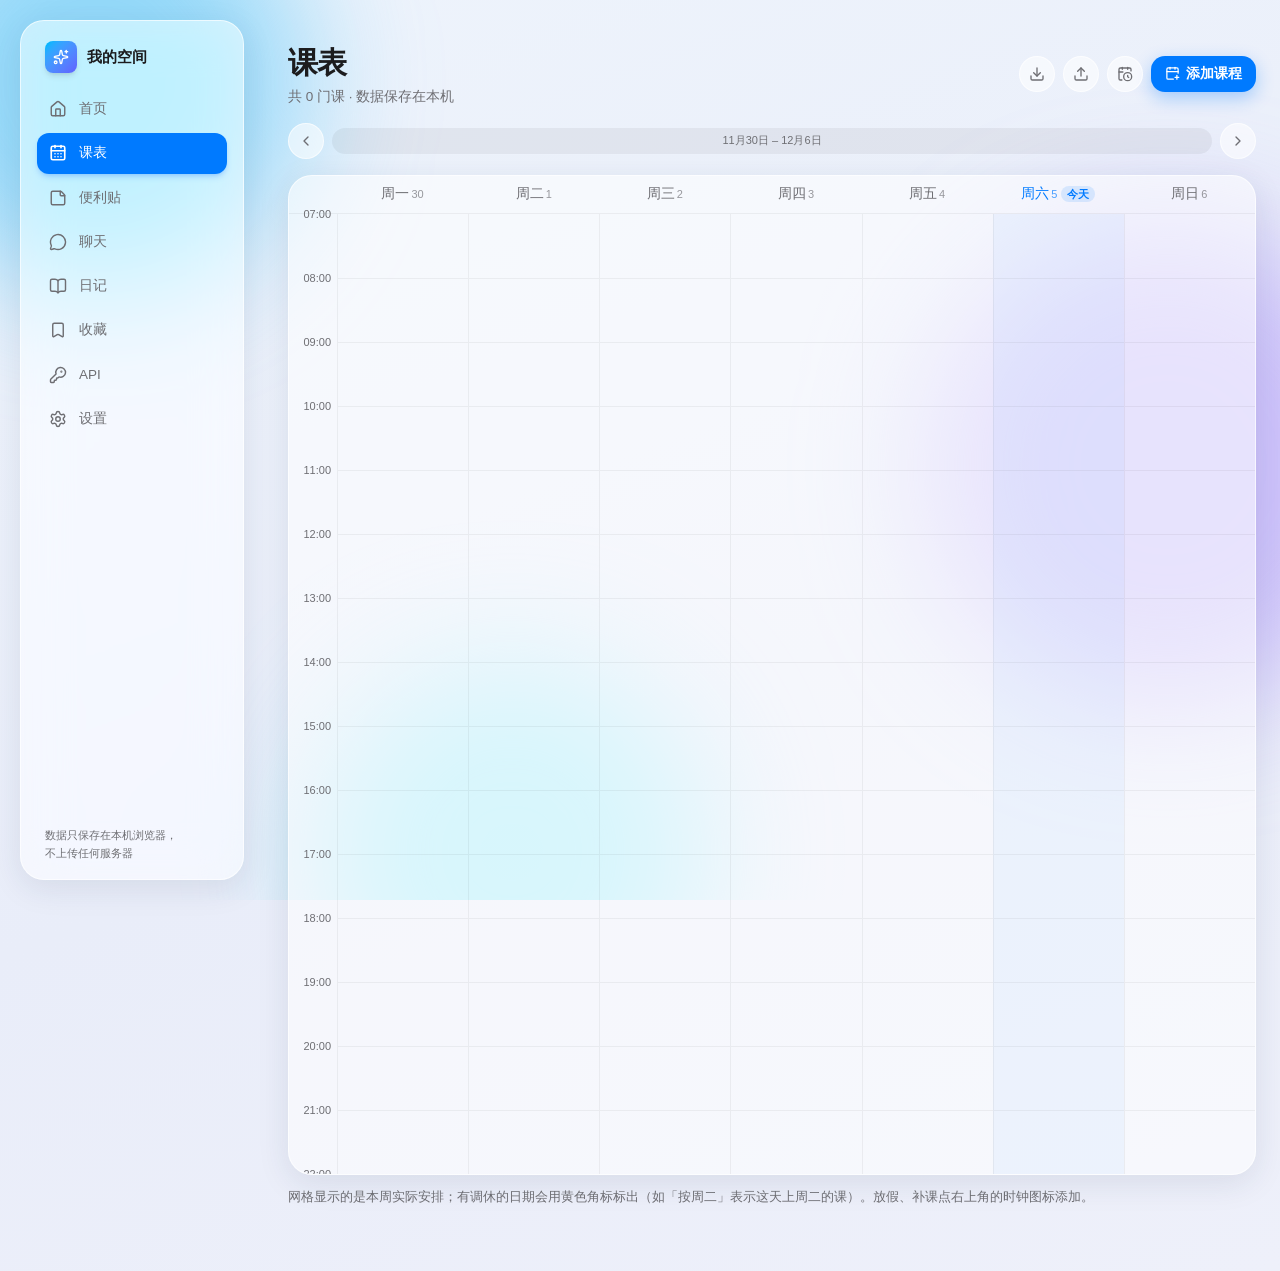
<file: schedule/index.html>
<!DOCTYPE html><!--R8IIyFeduOKONjYIYQVWa--><html lang="zh-CN"><head><meta charSet="utf-8"/><meta name="viewport" content="width=device-width, initial-scale=1, viewport-fit=cover, interactive-widget=resizes-content"/><link rel="stylesheet" href="/_next/static/css/a9e3946d312df9b7.css" data-precedence="next"/><link rel="preload" as="script" fetchPriority="low" href="/_next/static/chunks/webpack-01a8b225504b0466.js"/><script src="/_next/static/chunks/4bd1b696-c023c6e3521b1417.js" async=""></script><script src="/_next/static/chunks/255-566af14aff71e752.js" async=""></script><script src="/_next/static/chunks/main-app-4633ac3a20da03d7.js" async=""></script><script src="/_next/static/chunks/44530001-6a14ce924906b4cd.js" async=""></script><script src="/_next/static/chunks/722-b571f963e24b0597.js" async=""></script><script src="/_next/static/chunks/964-34a1d82d440f90f3.js" async=""></script><script src="/_next/static/chunks/650-bb705336bcd23bdc.js" async=""></script><script src="/_next/static/chunks/619-ba102abea3e3d0e4.js" async=""></script><script src="/_next/static/chunks/96-0c31b7912c37f91b.js" async=""></script><script src="/_next/static/chunks/app/layout-e8bc944ee82aca22.js" async=""></script><script src="/_next/static/chunks/622-f7154130ada71069.js" async=""></script><script src="/_next/static/chunks/48-25a6770b1516d2e9.js" async=""></script><script src="/_next/static/chunks/87-6736b4a2c6d754fc.js" async=""></script><script src="/_next/static/chunks/app/schedule/page-50865727c689b256.js" async=""></script><meta name="theme-color" media="(prefers-color-scheme: light)" content="#eef4fc"/><meta name="theme-color" media="(prefers-color-scheme: dark)" content="#0d1117"/><title>课表 · 我的空间</title><meta name="description" content="私人学习仪表盘：日记、课表、便利贴"/><link rel="manifest" href="/manifest.webmanifest"/><link rel="icon" href="/icon.svg?a4c9580616abffd0" type="image/svg+xml" sizes="any"/><link rel="apple-touch-icon" href="/apple-icon.png?86789baee543cb78" type="image/png" sizes="180x180"/><script src="/_next/static/chunks/polyfills-42372ed130431b0a.js" noModule=""></script></head><body><div hidden=""><!--$--><!--/$--></div><script>(function(){try{var s=JSON.parse(localStorage.getItem("space.settings")||"{}").state||{};var t=s.theme||"system";var d=t==="dark"||(t==="system"&&window.matchMedia("(prefers-color-scheme: dark)").matches);document.documentElement.classList.toggle("dark",d);if(s.glass)document.documentElement.setAttribute("data-glass",s.glass);if(s.wallpaper)document.documentElement.setAttribute("data-wallpaper",s.wallpaper);var u=false;try{u=sessionStorage.getItem("space.unlocked")==="1"}catch(e){}if(s.passcode&&!u)document.documentElement.classList.add("app-locking")}catch(e){}})()</script><div aria-hidden="true" class="pointer-events-none fixed inset-0 -z-10 overflow-hidden"><div class="absolute -left-28 -top-32 h-[26rem] w-[26rem] rounded-full bg-[var(--blob-1)] blur-3xl"></div><div class="absolute -right-32 top-1/4 h-[30rem] w-[30rem] rounded-full bg-[var(--blob-2)] blur-3xl"></div><div class="absolute -bottom-36 left-1/4 h-[24rem] w-[24rem] rounded-full bg-[var(--blob-3)] blur-3xl"></div></div><nav data-app-nav="true" class="glass fixed bottom-[var(--nav-gap)] left-[max(0.75rem,env(safe-area-inset-left))] right-[max(0.75rem,env(safe-area-inset-right))] z-40 flex h-[var(--nav-h)] items-stretch rounded-card px-1.5 lg:hidden"><a class="flex flex-1 flex-col items-center justify-center gap-1 whitespace-nowrap rounded-2xl text-cap font-medium leading-none transition-colors text-[var(--text-2)]" href="/"><svg xmlns="http://www.w3.org/2000/svg" width="23" height="23" viewBox="0 0 24 24" fill="none" stroke="currentColor" stroke-width="1.8" stroke-linecap="round" stroke-linejoin="round" class="lucide lucide-house lucide-home" aria-hidden="true"><path d="M15 21v-8a1 1 0 0 0-1-1h-4a1 1 0 0 0-1 1v8"></path><path d="M3 10a2 2 0 0 1 .709-1.528l7-6a2 2 0 0 1 2.582 0l7 6A2 2 0 0 1 21 10v9a2 2 0 0 1-2 2H5a2 2 0 0 1-2-2z"></path></svg>首页</a><a class="flex flex-1 flex-col items-center justify-center gap-1 whitespace-nowrap rounded-2xl text-cap font-medium leading-none transition-colors text-[var(--accent)]" href="/schedule/"><svg xmlns="http://www.w3.org/2000/svg" width="23" height="23" viewBox="0 0 24 24" fill="none" stroke="currentColor" stroke-width="2.2" stroke-linecap="round" stroke-linejoin="round" class="lucide lucide-calendar-days" aria-hidden="true"><path d="M8 2v3"></path><path d="M16 2v3"></path><rect x="3" y="3" width="18" height="18" rx="2"></rect><path d="M3 9h18"></path><path d="M8 13h.01"></path><path d="M12 13h.01"></path><path d="M16 13h.01"></path><path d="M8 17h.01"></path><path d="M12 17h.01"></path><path d="M16 17h.01"></path></svg>课表</a><a class="flex flex-1 flex-col items-center justify-center gap-1 whitespace-nowrap rounded-2xl text-cap font-medium leading-none transition-colors text-[var(--text-2)]" href="/notes/"><svg xmlns="http://www.w3.org/2000/svg" width="23" height="23" viewBox="0 0 24 24" fill="none" stroke="currentColor" stroke-width="1.8" stroke-linecap="round" stroke-linejoin="round" class="lucide lucide-sticky-note" aria-hidden="true"><path d="M21 9a2.4 2.4 0 0 0-.706-1.706l-3.588-3.588A2.4 2.4 0 0 0 15 3H5a2 2 0 0 0-2 2v14a2 2 0 0 0 2 2h14a2 2 0 0 0 2-2z"></path><path d="M15 3v5a1 1 0 0 0 1 1h5"></path></svg>便利贴</a><a class="flex flex-1 flex-col items-center justify-center gap-1 whitespace-nowrap rounded-2xl text-cap font-medium leading-none transition-colors text-[var(--text-2)]" href="/chat/"><svg xmlns="http://www.w3.org/2000/svg" width="23" height="23" viewBox="0 0 24 24" fill="none" stroke="currentColor" stroke-width="1.8" stroke-linecap="round" stroke-linejoin="round" class="lucide lucide-message-circle" aria-hidden="true"><path d="M2.992 16.342a2 2 0 0 1 .094 1.167l-1.065 3.29a1 1 0 0 0 1.236 1.168l3.413-.998a2 2 0 0 1 1.099.092 10 10 0 1 0-4.777-4.719"></path></svg>聊天</a><button type="button" aria-label="更多" aria-expanded="false" class="flex flex-1 flex-col items-center justify-center gap-1 whitespace-nowrap rounded-2xl text-cap font-medium leading-none transition-colors text-[var(--text-2)]"><svg xmlns="http://www.w3.org/2000/svg" width="23" height="23" viewBox="0 0 24 24" fill="none" stroke="currentColor" stroke-width="1.8" stroke-linecap="round" stroke-linejoin="round" class="lucide lucide-ellipsis lucide-more-horizontal" aria-hidden="true"><circle cx="12" cy="12" r="1"></circle><circle cx="19" cy="12" r="1"></circle><circle cx="5" cy="12" r="1"></circle></svg>更多</button></nav><div data-app-nav="true" class="lg:hidden"></div><aside data-app-nav="true" class="desktop-sidebar glass fixed bottom-5 left-5 top-5 z-40 hidden w-[var(--sidebar-w)] flex-col rounded-card p-4 lg:flex"><div class="flex items-center gap-2.5 px-2 pb-4 pt-1"><span class="flex h-8 w-8 items-center justify-center rounded-lg bg-gradient-to-br from-sky-400 to-indigo-500 text-white shadow-md"><svg xmlns="http://www.w3.org/2000/svg" width="16" height="16" viewBox="0 0 24 24" fill="none" stroke="currentColor" stroke-width="2" stroke-linecap="round" stroke-linejoin="round" class="lucide lucide-sparkles lucide-stars" aria-hidden="true"><path d="M11.017 2.814a1 1 0 0 1 1.966 0l1.051 5.558a2 2 0 0 0 1.594 1.594l5.558 1.051a1 1 0 0 1 0 1.966l-5.558 1.051a2 2 0 0 0-1.594 1.594l-1.051 5.558a1 1 0 0 1-1.966 0l-1.051-5.558a2 2 0 0 0-1.594-1.594l-5.558-1.051a1 1 0 0 1 0-1.966l5.558-1.051a2 2 0 0 0 1.594-1.594z"></path><path d="M20 2v4"></path><path d="M22 4h-4"></path><circle cx="4" cy="20" r="2"></circle></svg></span><span class="text-body font-semibold">我的空间</span></div><nav class="flex flex-col gap-1"><a class="flex items-center gap-3 rounded-xl px-3 py-2.5 text-sub font-medium transition-colors text-[var(--text-2)] hover:bg-black/5 hover:text-[var(--text-1)] dark:hover:bg-white/10" href="/"><svg xmlns="http://www.w3.org/2000/svg" width="18" height="18" viewBox="0 0 24 24" fill="none" stroke="currentColor" stroke-width="1.9" stroke-linecap="round" stroke-linejoin="round" class="lucide lucide-house lucide-home" aria-hidden="true"><path d="M15 21v-8a1 1 0 0 0-1-1h-4a1 1 0 0 0-1 1v8"></path><path d="M3 10a2 2 0 0 1 .709-1.528l7-6a2 2 0 0 1 2.582 0l7 6A2 2 0 0 1 21 10v9a2 2 0 0 1-2 2H5a2 2 0 0 1-2-2z"></path></svg>首页</a><a class="flex items-center gap-3 rounded-xl px-3 py-2.5 text-sub font-medium transition-colors bg-[var(--accent)] text-white shadow-md shadow-blue-500/25" href="/schedule/"><svg xmlns="http://www.w3.org/2000/svg" width="18" height="18" viewBox="0 0 24 24" fill="none" stroke="currentColor" stroke-width="2.2" stroke-linecap="round" stroke-linejoin="round" class="lucide lucide-calendar-days" aria-hidden="true"><path d="M8 2v3"></path><path d="M16 2v3"></path><rect x="3" y="3" width="18" height="18" rx="2"></rect><path d="M3 9h18"></path><path d="M8 13h.01"></path><path d="M12 13h.01"></path><path d="M16 13h.01"></path><path d="M8 17h.01"></path><path d="M12 17h.01"></path><path d="M16 17h.01"></path></svg>课表</a><a class="flex items-center gap-3 rounded-xl px-3 py-2.5 text-sub font-medium transition-colors text-[var(--text-2)] hover:bg-black/5 hover:text-[var(--text-1)] dark:hover:bg-white/10" href="/notes/"><svg xmlns="http://www.w3.org/2000/svg" width="18" height="18" viewBox="0 0 24 24" fill="none" stroke="currentColor" stroke-width="1.9" stroke-linecap="round" stroke-linejoin="round" class="lucide lucide-sticky-note" aria-hidden="true"><path d="M21 9a2.4 2.4 0 0 0-.706-1.706l-3.588-3.588A2.4 2.4 0 0 0 15 3H5a2 2 0 0 0-2 2v14a2 2 0 0 0 2 2h14a2 2 0 0 0 2-2z"></path><path d="M15 3v5a1 1 0 0 0 1 1h5"></path></svg>便利贴</a><a class="flex items-center gap-3 rounded-xl px-3 py-2.5 text-sub font-medium transition-colors text-[var(--text-2)] hover:bg-black/5 hover:text-[var(--text-1)] dark:hover:bg-white/10" href="/chat/"><svg xmlns="http://www.w3.org/2000/svg" width="18" height="18" viewBox="0 0 24 24" fill="none" stroke="currentColor" stroke-width="1.9" stroke-linecap="round" stroke-linejoin="round" class="lucide lucide-message-circle" aria-hidden="true"><path d="M2.992 16.342a2 2 0 0 1 .094 1.167l-1.065 3.29a1 1 0 0 0 1.236 1.168l3.413-.998a2 2 0 0 1 1.099.092 10 10 0 1 0-4.777-4.719"></path></svg>聊天</a><a class="flex items-center gap-3 rounded-xl px-3 py-2.5 text-sub font-medium transition-colors text-[var(--text-2)] hover:bg-black/5 hover:text-[var(--text-1)] dark:hover:bg-white/10" href="/diary/"><svg xmlns="http://www.w3.org/2000/svg" width="18" height="18" viewBox="0 0 24 24" fill="none" stroke="currentColor" stroke-width="1.9" stroke-linecap="round" stroke-linejoin="round" class="lucide lucide-book-open" aria-hidden="true"><path d="M12 5v16"></path><path d="M20.001 19A2 2 0 0022 17V5a2 2 0 00-1.999-2L16 3.002A5 5 0 0012 5a5 5 0 00-4-2H4a2 2 0 00-2 2v12a2 2 0 001.999 2H8a5 5 0 014 2 5 5 0 014-2z"></path></svg>日记</a><a class="flex items-center gap-3 rounded-xl px-3 py-2.5 text-sub font-medium transition-colors text-[var(--text-2)] hover:bg-black/5 hover:text-[var(--text-1)] dark:hover:bg-white/10" href="/links/"><svg xmlns="http://www.w3.org/2000/svg" width="18" height="18" viewBox="0 0 24 24" fill="none" stroke="currentColor" stroke-width="1.9" stroke-linecap="round" stroke-linejoin="round" class="lucide lucide-bookmark" aria-hidden="true"><path d="M17 3a2 2 0 0 1 2 2v15a1 1 0 0 1-1.496.868l-4.512-2.578a2 2 0 0 0-1.984 0l-4.512 2.578A1 1 0 0 1 5 20V5a2 2 0 0 1 2-2z"></path></svg>收藏</a><a class="flex items-center gap-3 rounded-xl px-3 py-2.5 text-sub font-medium transition-colors text-[var(--text-2)] hover:bg-black/5 hover:text-[var(--text-1)] dark:hover:bg-white/10" href="/api/"><svg xmlns="http://www.w3.org/2000/svg" width="18" height="18" viewBox="0 0 24 24" fill="none" stroke="currentColor" stroke-width="1.9" stroke-linecap="round" stroke-linejoin="round" class="lucide lucide-key-round" aria-hidden="true"><path d="M2.586 17.414A2 2 0 0 0 2 18.828V21a1 1 0 0 0 1 1h3a1 1 0 0 0 1-1v-1a1 1 0 0 1 1-1h1a1 1 0 0 0 1-1v-1a1 1 0 0 1 1-1h.172a2 2 0 0 0 1.414-.586l.814-.814a6.5 6.5 0 1 0-4-4z"></path><circle cx="16.5" cy="7.5" r=".5" fill="currentColor"></circle></svg>API</a><a class="flex items-center gap-3 rounded-xl px-3 py-2.5 text-sub font-medium transition-colors text-[var(--text-2)] hover:bg-black/5 hover:text-[var(--text-1)] dark:hover:bg-white/10" href="/settings/"><svg xmlns="http://www.w3.org/2000/svg" width="18" height="18" viewBox="0 0 24 24" fill="none" stroke="currentColor" stroke-width="1.9" stroke-linecap="round" stroke-linejoin="round" class="lucide lucide-settings" aria-hidden="true"><path d="M9.671 4.136a2.34 2.34 0 0 1 4.659 0 2.34 2.34 0 0 0 3.319 1.915 2.34 2.34 0 0 1 2.33 4.033 2.34 2.34 0 0 0 0 3.831 2.34 2.34 0 0 1-2.33 4.033 2.34 2.34 0 0 0-3.319 1.915 2.34 2.34 0 0 1-4.659 0 2.34 2.34 0 0 0-3.32-1.915 2.34 2.34 0 0 1-2.33-4.033 2.34 2.34 0 0 0 0-3.831A2.34 2.34 0 0 1 6.35 6.051a2.34 2.34 0 0 0 3.319-1.915"></path><circle cx="12" cy="12" r="3"></circle></svg>设置</a></nav><p class="mt-auto px-2 text-micro leading-relaxed text-[var(--text-2)]">数据只保存在本机浏览器，<br/>不上传任何服务器</p></aside><div id="app-shell" class="lg:pl-[var(--sidebar-offset)]"><main id="app-main" class="mx-auto w-full max-w-[1020px]"><div><div class="animate-pulse space-y-4"><div class="h-10 w-32 rounded-2xl bg-black/5 dark:bg-white/10"></div><div class="h-12 rounded-card bg-black/5 dark:bg-white/10"></div><div class="h-64 rounded-card bg-black/5 dark:bg-white/10"></div></div></div><!--$--><!--/$--></main></div><script src="/_next/static/chunks/webpack-01a8b225504b0466.js" id="_R_" async=""></script><script>(self.__next_f=self.__next_f||[]).push([0])</script><script>self.__next_f.push([1,"1:\"$Sreact.fragment\"\n2:I[953,[\"730\",\"static/chunks/44530001-6a14ce924906b4cd.js\",\"722\",\"static/chunks/722-b571f963e24b0597.js\",\"964\",\"static/chunks/964-34a1d82d440f90f3.js\",\"650\",\"static/chunks/650-bb705336bcd23bdc.js\",\"619\",\"static/chunks/619-ba102abea3e3d0e4.js\",\"96\",\"static/chunks/96-0c31b7912c37f91b.js\",\"177\",\"static/chunks/app/layout-e8bc944ee82aca22.js\"],\"Nav\"]\n3:I[9766,[],\"\"]\n4:I[8924,[],\"\"]\n5:I[4015,[\"730\",\"static/chunks/44530001-6a14ce924906b4cd.js\",\"722\",\"static/chunks/722-b571f963e24b0597.js\",\"964\",\"static/chunks/964-34a1d82d440f90f3.js\",\"650\",\"static/chunks/650-bb705336bcd23bdc.js\",\"619\",\"static/chunks/619-ba102abea3e3d0e4.js\",\"96\",\"static/chunks/96-0c31b7912c37f91b.js\",\"177\",\"static/chunks/app/layout-e8bc944ee82aca22.js\"],\"LockScreen\"]\n6:I[1233,[\"730\",\"static/chunks/44530001-6a14ce924906b4cd.js\",\"722\",\"static/chunks/722-b571f963e24b0597.js\",\"964\",\"static/chunks/964-34a1d82d440f90f3.js\",\"650\",\"static/chunks/650-bb705336bcd23bdc.js\",\"619\",\"static/chunks/619-ba102abea3e3d0e4.js\",\"96\",\"static/chunks/96-0c31b7912c37f91b.js\",\"177\",\"static/chunks/app/layout-e8bc944ee82aca22.js\"],\"SyncRunner\"]\n7:I[5415,[\"730\",\"static/chunks/44530001-6a14ce924906b4cd.js\",\"722\",\"static/chunks/722-b571f963e24b0597.js\",\"964\",\"static/chunks/964-34a1d82d440f90f3.js\",\"650\",\"static/chunks/650-bb705336bcd23bdc.js\",\"619\",\"static/chunks/619-ba102abea3e3d0e4.js\",\"96\",\"static/chunks/96-0c31b7912c37f91b.js\",\"177\",\"static/chunks/app/layout-e8bc944ee82aca22.js\"],\"SWRegister\"]\n8:I[1959,[],\"ClientPageRoot\"]\n9:I[5341,[\"730\",\"static/chunks/44530001-6a14ce924906b4cd.js\",\"722\",\"static/chunks/722-b571f963e24b0597.js\",\"964\",\"static/chunks/964-34a1d82d440f90f3.js\",\"650\",\"static/chunks/650-bb705336bcd23bdc.js\",\"622\",\"static/chunks/622-f7154130ada71069.js\",\"48\",\"static/chunks/48-25a6770b1516d2e9.js\",\"87\",\"static/chunks/87-6736b4a2c6d754fc.js\",\"826\",\"static/chunks/app/schedule/page-50865727c689b256.js\"],\"default\"]\nc:I[4431,[],\"OutletBoundary\"]\ne:I[5278,[],\"AsyncMetadataOutlet\"]\n10:I[4431,[],\"ViewportBoundary\"]\n12:I[4431,[],\"MetadataBoundary\"]\n13:\"$Srea"])</script><script>self.__next_f.push([1,"ct.suspense\"\n15:I[7150,[],\"\"]\n:HL[\"/_next/static/css/a9e3946d312df9b7.css\",\"style\"]\n"])</script><script>self.__next_f.push([1,"0:{\"P\":null,\"b\":\"R8IIyFeduOKONjYIYQVWa\",\"p\":\"\",\"c\":[\"\",\"schedule\",\"\"],\"i\":false,\"f\":[[[\"\",{\"children\":[\"schedule\",{\"children\":[\"__PAGE__\",{}]}]},\"$undefined\",\"$undefined\",true],[\"\",[\"$\",\"$1\",\"c\",{\"children\":[[[\"$\",\"link\",\"0\",{\"rel\":\"stylesheet\",\"href\":\"/_next/static/css/a9e3946d312df9b7.css\",\"precedence\":\"next\",\"crossOrigin\":\"$undefined\",\"nonce\":\"$undefined\"}]],[\"$\",\"html\",null,{\"lang\":\"zh-CN\",\"suppressHydrationWarning\":true,\"children\":[\"$\",\"body\",null,{\"children\":[[\"$\",\"script\",null,{\"dangerouslySetInnerHTML\":{\"__html\":\"(function(){try{var s=JSON.parse(localStorage.getItem(\\\"space.settings\\\")||\\\"{}\\\").state||{};var t=s.theme||\\\"system\\\";var d=t===\\\"dark\\\"||(t===\\\"system\\\"\u0026\u0026window.matchMedia(\\\"(prefers-color-scheme: dark)\\\").matches);document.documentElement.classList.toggle(\\\"dark\\\",d);if(s.glass)document.documentElement.setAttribute(\\\"data-glass\\\",s.glass);if(s.wallpaper)document.documentElement.setAttribute(\\\"data-wallpaper\\\",s.wallpaper);var u=false;try{u=sessionStorage.getItem(\\\"space.unlocked\\\")===\\\"1\\\"}catch(e){}if(s.passcode\u0026\u0026!u)document.documentElement.classList.add(\\\"app-locking\\\")}catch(e){}})()\"}}],[\"$\",\"div\",null,{\"aria-hidden\":true,\"className\":\"pointer-events-none fixed inset-0 -z-10 overflow-hidden\",\"children\":[[\"$\",\"div\",null,{\"className\":\"absolute -left-28 -top-32 h-[26rem] w-[26rem] rounded-full bg-[var(--blob-1)] blur-3xl\"}],[\"$\",\"div\",null,{\"className\":\"absolute -right-32 top-1/4 h-[30rem] w-[30rem] rounded-full bg-[var(--blob-2)] blur-3xl\"}],[\"$\",\"div\",null,{\"className\":\"absolute -bottom-36 left-1/4 h-[24rem] w-[24rem] rounded-full bg-[var(--blob-3)] blur-3xl\"}]]}],[\"$\",\"$L2\",null,{}],[\"$\",\"div\",null,{\"id\":\"app-shell\",\"className\":\"lg:pl-[var(--sidebar-offset)]\",\"children\":[\"$\",\"main\",null,{\"id\":\"app-main\",\"className\":\"mx-auto w-full max-w-[1020px]\",\"children\":[\"$\",\"$L3\",null,{\"parallelRouterKey\":\"children\",\"error\":\"$undefined\",\"errorStyles\":\"$undefined\",\"errorScripts\":\"$undefined\",\"template\":[\"$\",\"$L4\",null,{}],\"templateStyles\":\"$undefined\",\"templateScripts\":\"$undefined\",\"notFound\":[[[\"$\",\"title\",null,{\"children\":\"404: This page could not be found.\"}],[\"$\",\"div\",null,{\"style\":{\"fontFamily\":\"system-ui,\\\"Segoe UI\\\",Roboto,Helvetica,Arial,sans-serif,\\\"Apple Color Emoji\\\",\\\"Segoe UI Emoji\\\"\",\"height\":\"100vh\",\"textAlign\":\"center\",\"display\":\"flex\",\"flexDirection\":\"column\",\"alignItems\":\"center\",\"justifyContent\":\"center\"},\"children\":[\"$\",\"div\",null,{\"children\":[[\"$\",\"style\",null,{\"dangerouslySetInnerHTML\":{\"__html\":\"body{color:#000;background:#fff;margin:0}.next-error-h1{border-right:1px solid rgba(0,0,0,.3)}@media (prefers-color-scheme:dark){body{color:#fff;background:#000}.next-error-h1{border-right:1px solid rgba(255,255,255,.3)}}\"}}],[\"$\",\"h1\",null,{\"className\":\"next-error-h1\",\"style\":{\"display\":\"inline-block\",\"margin\":\"0 20px 0 0\",\"padding\":\"0 23px 0 0\",\"fontSize\":24,\"fontWeight\":500,\"verticalAlign\":\"top\",\"lineHeight\":\"49px\"},\"children\":404}],[\"$\",\"div\",null,{\"style\":{\"display\":\"inline-block\"},\"children\":[\"$\",\"h2\",null,{\"style\":{\"fontSize\":14,\"fontWeight\":400,\"lineHeight\":\"49px\",\"margin\":0},\"children\":\"This page could not be found.\"}]}]]}]}]],[]],\"forbidden\":\"$undefined\",\"unauthorized\":\"$undefined\"}]}]}],[\"$\",\"$L5\",null,{}],[\"$\",\"$L6\",null,{}],[\"$\",\"$L7\",null,{}]]}]}]]}],{\"children\":[\"schedule\",[\"$\",\"$1\",\"c\",{\"children\":[null,[\"$\",\"$L3\",null,{\"parallelRouterKey\":\"children\",\"error\":\"$undefined\",\"errorStyles\":\"$undefined\",\"errorScripts\":\"$undefined\",\"template\":[\"$\",\"$L4\",null,{}],\"templateStyles\":\"$undefined\",\"templateScripts\":\"$undefined\",\"notFound\":\"$undefined\",\"forbidden\":\"$undefined\",\"unauthorized\":\"$undefined\"}]]}],{\"children\":[\"__PAGE__\",[\"$\",\"$1\",\"c\",{\"children\":[[\"$\",\"$L8\",null,{\"Component\":\"$9\",\"searchParams\":{},\"params\":{},\"promises\":[\"$@a\",\"$@b\"]}],null,[\"$\",\"$Lc\",null,{\"children\":[\"$Ld\",[\"$\",\"$Le\",null,{\"promise\":\"$@f\"}]]}]]}],{},null,false]},null,false]},null,false],[\"$\",\"$1\",\"h\",{\"children\":[null,[[\"$\",\"$L10\",null,{\"children\":\"$L11\"}],null],[\"$\",\"$L12\",null,{\"children\":[\"$\",\"div\",null,{\"hidden\":true,\"children\":[\"$\",\"$13\",null,{\"fallback\":null,\"children\":\"$L14\"}]}]}]]}],false]],\"m\":\"$undefined\",\"G\":[\"$15\",[]],\"s\":false,\"S\":true}\n"])</script><script>self.__next_f.push([1,"a:{}\nb:\"$0:f:0:1:2:children:2:children:1:props:children:0:props:params\"\n"])</script><script>self.__next_f.push([1,"11:[[\"$\",\"meta\",\"0\",{\"charSet\":\"utf-8\"}],[\"$\",\"meta\",\"1\",{\"name\":\"viewport\",\"content\":\"width=device-width, initial-scale=1, viewport-fit=cover, interactive-widget=resizes-content\"}],[\"$\",\"meta\",\"2\",{\"name\":\"theme-color\",\"media\":\"(prefers-color-scheme: light)\",\"content\":\"#eef4fc\"}],[\"$\",\"meta\",\"3\",{\"name\":\"theme-color\",\"media\":\"(prefers-color-scheme: dark)\",\"content\":\"#0d1117\"}]]\nd:null\n"])</script><script>self.__next_f.push([1,"16:I[622,[],\"IconMark\"]\nf:{\"metadata\":[[\"$\",\"title\",\"0\",{\"children\":\"课表 · 我的空间\"}],[\"$\",\"meta\",\"1\",{\"name\":\"description\",\"content\":\"私人学习仪表盘：日记、课表、便利贴\"}],[\"$\",\"link\",\"2\",{\"rel\":\"manifest\",\"href\":\"/manifest.webmanifest\",\"crossOrigin\":\"$undefined\"}],[\"$\",\"link\",\"3\",{\"rel\":\"icon\",\"href\":\"/icon.svg?a4c9580616abffd0\",\"type\":\"image/svg+xml\",\"sizes\":\"any\"}],[\"$\",\"link\",\"4\",{\"rel\":\"apple-touch-icon\",\"href\":\"/apple-icon.png?86789baee543cb78\",\"type\":\"image/png\",\"sizes\":\"180x180\"}],[\"$\",\"$L16\",\"5\",{}]],\"error\":null,\"digest\":\"$undefined\"}\n"])</script><script>self.__next_f.push([1,"14:\"$f:metadata\"\n"])</script></body></html>
</file>
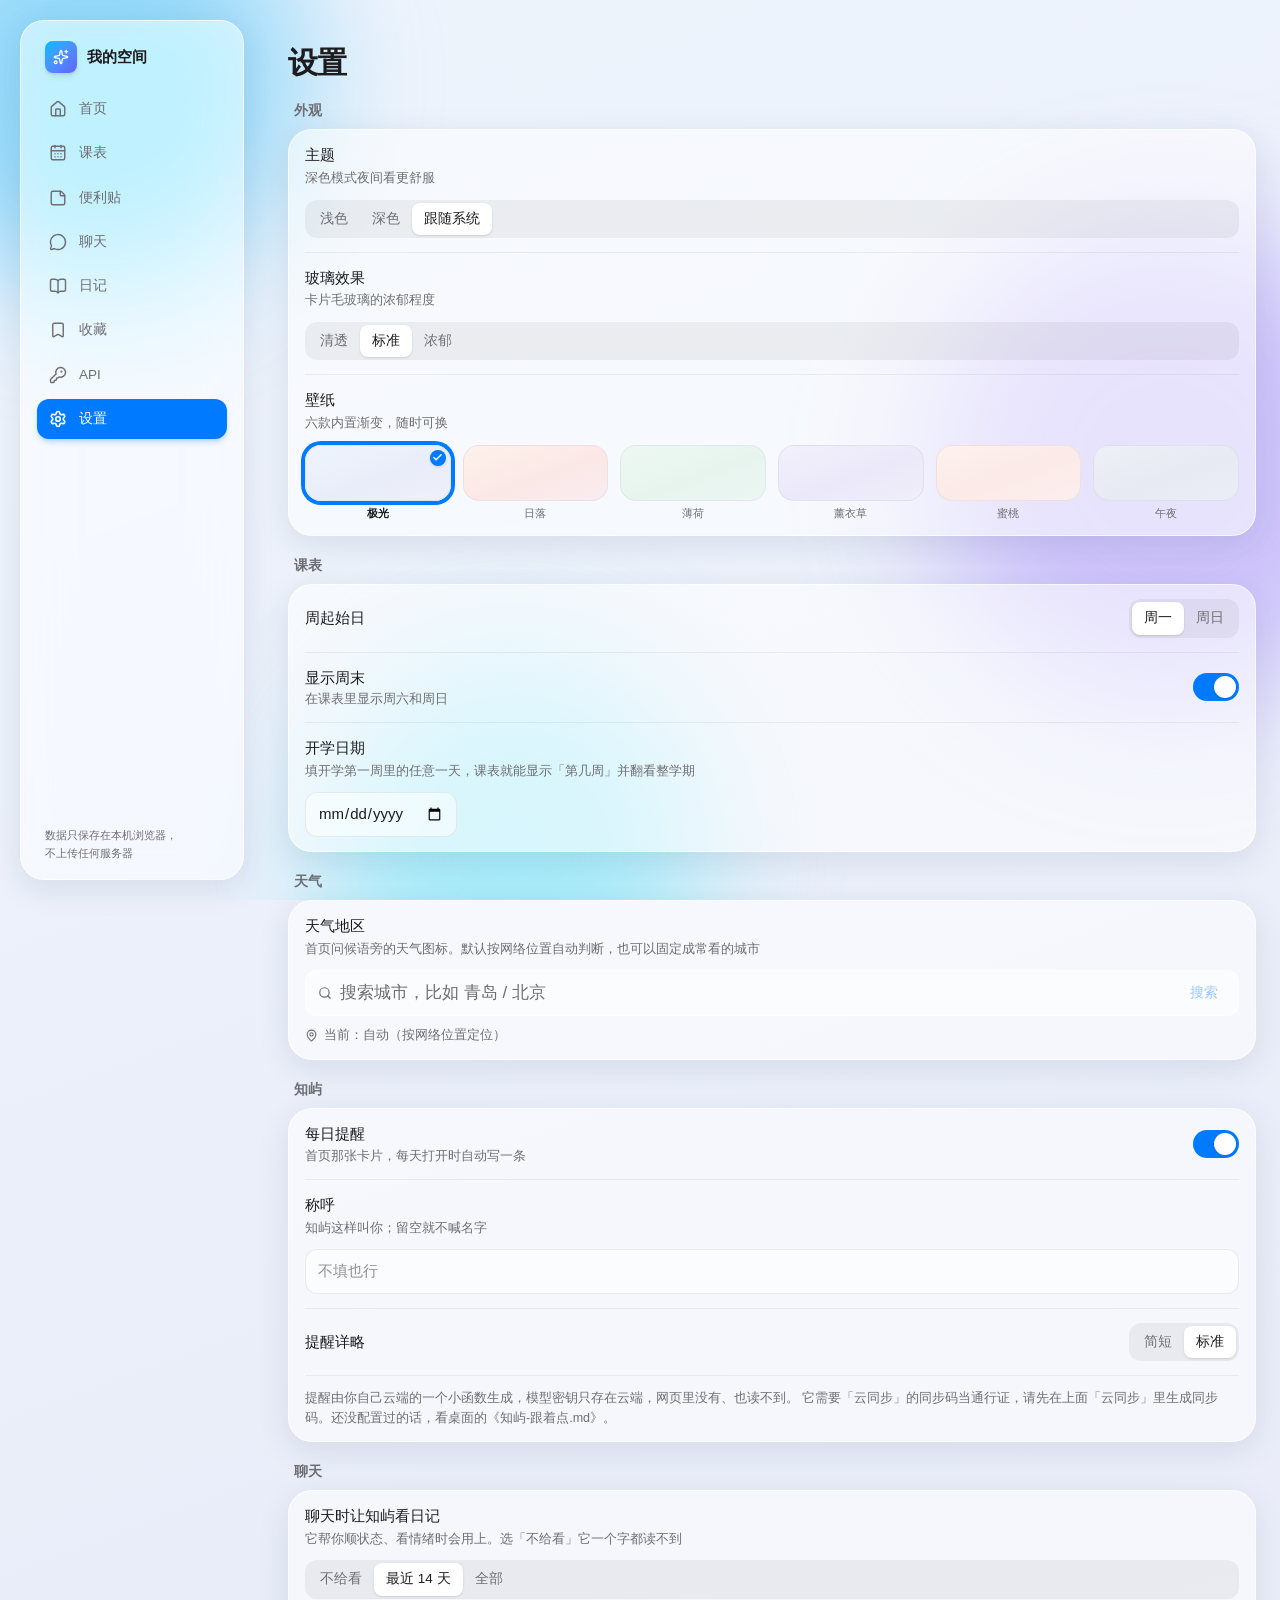
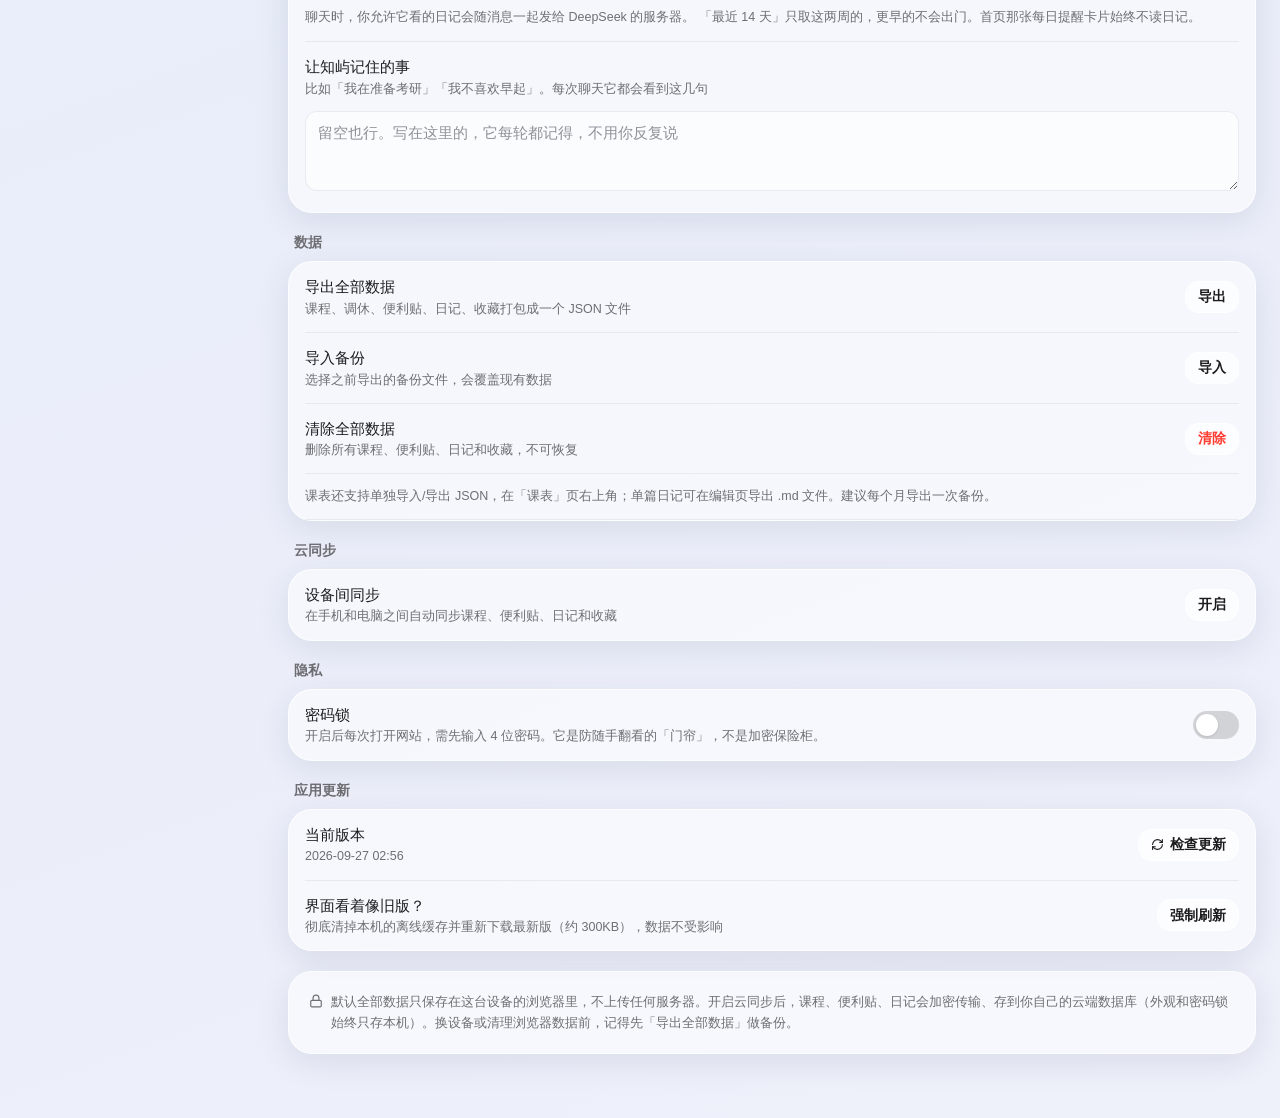
<file: settings/index.html>
<!DOCTYPE html><!--R8IIyFeduOKONjYIYQVWa--><html lang="zh-CN"><head><meta charSet="utf-8"/><meta name="viewport" content="width=device-width, initial-scale=1, viewport-fit=cover, interactive-widget=resizes-content"/><link rel="stylesheet" href="/_next/static/css/a9e3946d312df9b7.css" data-precedence="next"/><link rel="preload" as="script" fetchPriority="low" href="/_next/static/chunks/webpack-01a8b225504b0466.js"/><script src="/_next/static/chunks/4bd1b696-c023c6e3521b1417.js" async=""></script><script src="/_next/static/chunks/255-566af14aff71e752.js" async=""></script><script src="/_next/static/chunks/main-app-4633ac3a20da03d7.js" async=""></script><script src="/_next/static/chunks/44530001-6a14ce924906b4cd.js" async=""></script><script src="/_next/static/chunks/722-b571f963e24b0597.js" async=""></script><script src="/_next/static/chunks/964-34a1d82d440f90f3.js" async=""></script><script src="/_next/static/chunks/650-bb705336bcd23bdc.js" async=""></script><script src="/_next/static/chunks/619-ba102abea3e3d0e4.js" async=""></script><script src="/_next/static/chunks/96-0c31b7912c37f91b.js" async=""></script><script src="/_next/static/chunks/app/layout-e8bc944ee82aca22.js" async=""></script><script src="/_next/static/chunks/182-0384684e18ff4b1c.js" async=""></script><script src="/_next/static/chunks/921-b296291a57887d79.js" async=""></script><script src="/_next/static/chunks/48-25a6770b1516d2e9.js" async=""></script><script src="/_next/static/chunks/87-6736b4a2c6d754fc.js" async=""></script><script src="/_next/static/chunks/app/settings/page-f5728b1e41a27941.js" async=""></script><meta name="theme-color" media="(prefers-color-scheme: light)" content="#eef4fc"/><meta name="theme-color" media="(prefers-color-scheme: dark)" content="#0d1117"/><title>设置 · 我的空间</title><meta name="description" content="私人学习仪表盘：日记、课表、便利贴"/><link rel="manifest" href="/manifest.webmanifest"/><link rel="icon" href="/icon.svg?a4c9580616abffd0" type="image/svg+xml" sizes="any"/><link rel="apple-touch-icon" href="/apple-icon.png?86789baee543cb78" type="image/png" sizes="180x180"/><script src="/_next/static/chunks/polyfills-42372ed130431b0a.js" noModule=""></script></head><body><div hidden=""><!--$--><!--/$--></div><script>(function(){try{var s=JSON.parse(localStorage.getItem("space.settings")||"{}").state||{};var t=s.theme||"system";var d=t==="dark"||(t==="system"&&window.matchMedia("(prefers-color-scheme: dark)").matches);document.documentElement.classList.toggle("dark",d);if(s.glass)document.documentElement.setAttribute("data-glass",s.glass);if(s.wallpaper)document.documentElement.setAttribute("data-wallpaper",s.wallpaper);var u=false;try{u=sessionStorage.getItem("space.unlocked")==="1"}catch(e){}if(s.passcode&&!u)document.documentElement.classList.add("app-locking")}catch(e){}})()</script><div aria-hidden="true" class="pointer-events-none fixed inset-0 -z-10 overflow-hidden"><div class="absolute -left-28 -top-32 h-[26rem] w-[26rem] rounded-full bg-[var(--blob-1)] blur-3xl"></div><div class="absolute -right-32 top-1/4 h-[30rem] w-[30rem] rounded-full bg-[var(--blob-2)] blur-3xl"></div><div class="absolute -bottom-36 left-1/4 h-[24rem] w-[24rem] rounded-full bg-[var(--blob-3)] blur-3xl"></div></div><nav data-app-nav="true" class="glass fixed bottom-[var(--nav-gap)] left-[max(0.75rem,env(safe-area-inset-left))] right-[max(0.75rem,env(safe-area-inset-right))] z-40 flex h-[var(--nav-h)] items-stretch rounded-card px-1.5 lg:hidden"><a class="flex flex-1 flex-col items-center justify-center gap-1 whitespace-nowrap rounded-2xl text-cap font-medium leading-none transition-colors text-[var(--text-2)]" href="/"><svg xmlns="http://www.w3.org/2000/svg" width="23" height="23" viewBox="0 0 24 24" fill="none" stroke="currentColor" stroke-width="1.8" stroke-linecap="round" stroke-linejoin="round" class="lucide lucide-house lucide-home" aria-hidden="true"><path d="M15 21v-8a1 1 0 0 0-1-1h-4a1 1 0 0 0-1 1v8"></path><path d="M3 10a2 2 0 0 1 .709-1.528l7-6a2 2 0 0 1 2.582 0l7 6A2 2 0 0 1 21 10v9a2 2 0 0 1-2 2H5a2 2 0 0 1-2-2z"></path></svg>首页</a><a class="flex flex-1 flex-col items-center justify-center gap-1 whitespace-nowrap rounded-2xl text-cap font-medium leading-none transition-colors text-[var(--text-2)]" href="/schedule/"><svg xmlns="http://www.w3.org/2000/svg" width="23" height="23" viewBox="0 0 24 24" fill="none" stroke="currentColor" stroke-width="1.8" stroke-linecap="round" stroke-linejoin="round" class="lucide lucide-calendar-days" aria-hidden="true"><path d="M8 2v3"></path><path d="M16 2v3"></path><rect x="3" y="3" width="18" height="18" rx="2"></rect><path d="M3 9h18"></path><path d="M8 13h.01"></path><path d="M12 13h.01"></path><path d="M16 13h.01"></path><path d="M8 17h.01"></path><path d="M12 17h.01"></path><path d="M16 17h.01"></path></svg>课表</a><a class="flex flex-1 flex-col items-center justify-center gap-1 whitespace-nowrap rounded-2xl text-cap font-medium leading-none transition-colors text-[var(--text-2)]" href="/notes/"><svg xmlns="http://www.w3.org/2000/svg" width="23" height="23" viewBox="0 0 24 24" fill="none" stroke="currentColor" stroke-width="1.8" stroke-linecap="round" stroke-linejoin="round" class="lucide lucide-sticky-note" aria-hidden="true"><path d="M21 9a2.4 2.4 0 0 0-.706-1.706l-3.588-3.588A2.4 2.4 0 0 0 15 3H5a2 2 0 0 0-2 2v14a2 2 0 0 0 2 2h14a2 2 0 0 0 2-2z"></path><path d="M15 3v5a1 1 0 0 0 1 1h5"></path></svg>便利贴</a><a class="flex flex-1 flex-col items-center justify-center gap-1 whitespace-nowrap rounded-2xl text-cap font-medium leading-none transition-colors text-[var(--text-2)]" href="/chat/"><svg xmlns="http://www.w3.org/2000/svg" width="23" height="23" viewBox="0 0 24 24" fill="none" stroke="currentColor" stroke-width="1.8" stroke-linecap="round" stroke-linejoin="round" class="lucide lucide-message-circle" aria-hidden="true"><path d="M2.992 16.342a2 2 0 0 1 .094 1.167l-1.065 3.29a1 1 0 0 0 1.236 1.168l3.413-.998a2 2 0 0 1 1.099.092 10 10 0 1 0-4.777-4.719"></path></svg>聊天</a><button type="button" aria-label="更多" aria-expanded="false" class="flex flex-1 flex-col items-center justify-center gap-1 whitespace-nowrap rounded-2xl text-cap font-medium leading-none transition-colors text-[var(--accent)]"><svg xmlns="http://www.w3.org/2000/svg" width="23" height="23" viewBox="0 0 24 24" fill="none" stroke="currentColor" stroke-width="2.2" stroke-linecap="round" stroke-linejoin="round" class="lucide lucide-ellipsis lucide-more-horizontal" aria-hidden="true"><circle cx="12" cy="12" r="1"></circle><circle cx="19" cy="12" r="1"></circle><circle cx="5" cy="12" r="1"></circle></svg>更多</button></nav><div data-app-nav="true" class="lg:hidden"></div><aside data-app-nav="true" class="desktop-sidebar glass fixed bottom-5 left-5 top-5 z-40 hidden w-[var(--sidebar-w)] flex-col rounded-card p-4 lg:flex"><div class="flex items-center gap-2.5 px-2 pb-4 pt-1"><span class="flex h-8 w-8 items-center justify-center rounded-lg bg-gradient-to-br from-sky-400 to-indigo-500 text-white shadow-md"><svg xmlns="http://www.w3.org/2000/svg" width="16" height="16" viewBox="0 0 24 24" fill="none" stroke="currentColor" stroke-width="2" stroke-linecap="round" stroke-linejoin="round" class="lucide lucide-sparkles lucide-stars" aria-hidden="true"><path d="M11.017 2.814a1 1 0 0 1 1.966 0l1.051 5.558a2 2 0 0 0 1.594 1.594l5.558 1.051a1 1 0 0 1 0 1.966l-5.558 1.051a2 2 0 0 0-1.594 1.594l-1.051 5.558a1 1 0 0 1-1.966 0l-1.051-5.558a2 2 0 0 0-1.594-1.594l-5.558-1.051a1 1 0 0 1 0-1.966l5.558-1.051a2 2 0 0 0 1.594-1.594z"></path><path d="M20 2v4"></path><path d="M22 4h-4"></path><circle cx="4" cy="20" r="2"></circle></svg></span><span class="text-body font-semibold">我的空间</span></div><nav class="flex flex-col gap-1"><a class="flex items-center gap-3 rounded-xl px-3 py-2.5 text-sub font-medium transition-colors text-[var(--text-2)] hover:bg-black/5 hover:text-[var(--text-1)] dark:hover:bg-white/10" href="/"><svg xmlns="http://www.w3.org/2000/svg" width="18" height="18" viewBox="0 0 24 24" fill="none" stroke="currentColor" stroke-width="1.9" stroke-linecap="round" stroke-linejoin="round" class="lucide lucide-house lucide-home" aria-hidden="true"><path d="M15 21v-8a1 1 0 0 0-1-1h-4a1 1 0 0 0-1 1v8"></path><path d="M3 10a2 2 0 0 1 .709-1.528l7-6a2 2 0 0 1 2.582 0l7 6A2 2 0 0 1 21 10v9a2 2 0 0 1-2 2H5a2 2 0 0 1-2-2z"></path></svg>首页</a><a class="flex items-center gap-3 rounded-xl px-3 py-2.5 text-sub font-medium transition-colors text-[var(--text-2)] hover:bg-black/5 hover:text-[var(--text-1)] dark:hover:bg-white/10" href="/schedule/"><svg xmlns="http://www.w3.org/2000/svg" width="18" height="18" viewBox="0 0 24 24" fill="none" stroke="currentColor" stroke-width="1.9" stroke-linecap="round" stroke-linejoin="round" class="lucide lucide-calendar-days" aria-hidden="true"><path d="M8 2v3"></path><path d="M16 2v3"></path><rect x="3" y="3" width="18" height="18" rx="2"></rect><path d="M3 9h18"></path><path d="M8 13h.01"></path><path d="M12 13h.01"></path><path d="M16 13h.01"></path><path d="M8 17h.01"></path><path d="M12 17h.01"></path><path d="M16 17h.01"></path></svg>课表</a><a class="flex items-center gap-3 rounded-xl px-3 py-2.5 text-sub font-medium transition-colors text-[var(--text-2)] hover:bg-black/5 hover:text-[var(--text-1)] dark:hover:bg-white/10" href="/notes/"><svg xmlns="http://www.w3.org/2000/svg" width="18" height="18" viewBox="0 0 24 24" fill="none" stroke="currentColor" stroke-width="1.9" stroke-linecap="round" stroke-linejoin="round" class="lucide lucide-sticky-note" aria-hidden="true"><path d="M21 9a2.4 2.4 0 0 0-.706-1.706l-3.588-3.588A2.4 2.4 0 0 0 15 3H5a2 2 0 0 0-2 2v14a2 2 0 0 0 2 2h14a2 2 0 0 0 2-2z"></path><path d="M15 3v5a1 1 0 0 0 1 1h5"></path></svg>便利贴</a><a class="flex items-center gap-3 rounded-xl px-3 py-2.5 text-sub font-medium transition-colors text-[var(--text-2)] hover:bg-black/5 hover:text-[var(--text-1)] dark:hover:bg-white/10" href="/chat/"><svg xmlns="http://www.w3.org/2000/svg" width="18" height="18" viewBox="0 0 24 24" fill="none" stroke="currentColor" stroke-width="1.9" stroke-linecap="round" stroke-linejoin="round" class="lucide lucide-message-circle" aria-hidden="true"><path d="M2.992 16.342a2 2 0 0 1 .094 1.167l-1.065 3.29a1 1 0 0 0 1.236 1.168l3.413-.998a2 2 0 0 1 1.099.092 10 10 0 1 0-4.777-4.719"></path></svg>聊天</a><a class="flex items-center gap-3 rounded-xl px-3 py-2.5 text-sub font-medium transition-colors text-[var(--text-2)] hover:bg-black/5 hover:text-[var(--text-1)] dark:hover:bg-white/10" href="/diary/"><svg xmlns="http://www.w3.org/2000/svg" width="18" height="18" viewBox="0 0 24 24" fill="none" stroke="currentColor" stroke-width="1.9" stroke-linecap="round" stroke-linejoin="round" class="lucide lucide-book-open" aria-hidden="true"><path d="M12 5v16"></path><path d="M20.001 19A2 2 0 0022 17V5a2 2 0 00-1.999-2L16 3.002A5 5 0 0012 5a5 5 0 00-4-2H4a2 2 0 00-2 2v12a2 2 0 001.999 2H8a5 5 0 014 2 5 5 0 014-2z"></path></svg>日记</a><a class="flex items-center gap-3 rounded-xl px-3 py-2.5 text-sub font-medium transition-colors text-[var(--text-2)] hover:bg-black/5 hover:text-[var(--text-1)] dark:hover:bg-white/10" href="/links/"><svg xmlns="http://www.w3.org/2000/svg" width="18" height="18" viewBox="0 0 24 24" fill="none" stroke="currentColor" stroke-width="1.9" stroke-linecap="round" stroke-linejoin="round" class="lucide lucide-bookmark" aria-hidden="true"><path d="M17 3a2 2 0 0 1 2 2v15a1 1 0 0 1-1.496.868l-4.512-2.578a2 2 0 0 0-1.984 0l-4.512 2.578A1 1 0 0 1 5 20V5a2 2 0 0 1 2-2z"></path></svg>收藏</a><a class="flex items-center gap-3 rounded-xl px-3 py-2.5 text-sub font-medium transition-colors text-[var(--text-2)] hover:bg-black/5 hover:text-[var(--text-1)] dark:hover:bg-white/10" href="/api/"><svg xmlns="http://www.w3.org/2000/svg" width="18" height="18" viewBox="0 0 24 24" fill="none" stroke="currentColor" stroke-width="1.9" stroke-linecap="round" stroke-linejoin="round" class="lucide lucide-key-round" aria-hidden="true"><path d="M2.586 17.414A2 2 0 0 0 2 18.828V21a1 1 0 0 0 1 1h3a1 1 0 0 0 1-1v-1a1 1 0 0 1 1-1h1a1 1 0 0 0 1-1v-1a1 1 0 0 1 1-1h.172a2 2 0 0 0 1.414-.586l.814-.814a6.5 6.5 0 1 0-4-4z"></path><circle cx="16.5" cy="7.5" r=".5" fill="currentColor"></circle></svg>API</a><a class="flex items-center gap-3 rounded-xl px-3 py-2.5 text-sub font-medium transition-colors bg-[var(--accent)] text-white shadow-md shadow-blue-500/25" href="/settings/"><svg xmlns="http://www.w3.org/2000/svg" width="18" height="18" viewBox="0 0 24 24" fill="none" stroke="currentColor" stroke-width="2.2" stroke-linecap="round" stroke-linejoin="round" class="lucide lucide-settings" aria-hidden="true"><path d="M9.671 4.136a2.34 2.34 0 0 1 4.659 0 2.34 2.34 0 0 0 3.319 1.915 2.34 2.34 0 0 1 2.33 4.033 2.34 2.34 0 0 0 0 3.831 2.34 2.34 0 0 1-2.33 4.033 2.34 2.34 0 0 0-3.319 1.915 2.34 2.34 0 0 1-4.659 0 2.34 2.34 0 0 0-3.32-1.915 2.34 2.34 0 0 1-2.33-4.033 2.34 2.34 0 0 0 0-3.831A2.34 2.34 0 0 1 6.35 6.051a2.34 2.34 0 0 0 3.319-1.915"></path><circle cx="12" cy="12" r="3"></circle></svg>设置</a></nav><p class="mt-auto px-2 text-micro leading-relaxed text-[var(--text-2)]">数据只保存在本机浏览器，<br/>不上传任何服务器</p></aside><div id="app-shell" class="lg:pl-[var(--sidebar-offset)]"><main id="app-main" class="mx-auto w-full max-w-[1020px]"><div class="animate-pulse space-y-5"><div class="h-10 w-24 rounded-2xl bg-black/5 dark:bg-white/10"></div><div class="h-44 rounded-card bg-black/5 dark:bg-white/10"></div><div class="h-32 rounded-card bg-black/5 dark:bg-white/10"></div><div class="h-40 rounded-card bg-black/5 dark:bg-white/10"></div></div><!--$--><!--/$--></main></div><script src="/_next/static/chunks/webpack-01a8b225504b0466.js" id="_R_" async=""></script><script>(self.__next_f=self.__next_f||[]).push([0])</script><script>self.__next_f.push([1,"1:\"$Sreact.fragment\"\n2:I[953,[\"730\",\"static/chunks/44530001-6a14ce924906b4cd.js\",\"722\",\"static/chunks/722-b571f963e24b0597.js\",\"964\",\"static/chunks/964-34a1d82d440f90f3.js\",\"650\",\"static/chunks/650-bb705336bcd23bdc.js\",\"619\",\"static/chunks/619-ba102abea3e3d0e4.js\",\"96\",\"static/chunks/96-0c31b7912c37f91b.js\",\"177\",\"static/chunks/app/layout-e8bc944ee82aca22.js\"],\"Nav\"]\n3:I[9766,[],\"\"]\n4:I[8924,[],\"\"]\n5:I[4015,[\"730\",\"static/chunks/44530001-6a14ce924906b4cd.js\",\"722\",\"static/chunks/722-b571f963e24b0597.js\",\"964\",\"static/chunks/964-34a1d82d440f90f3.js\",\"650\",\"static/chunks/650-bb705336bcd23bdc.js\",\"619\",\"static/chunks/619-ba102abea3e3d0e4.js\",\"96\",\"static/chunks/96-0c31b7912c37f91b.js\",\"177\",\"static/chunks/app/layout-e8bc944ee82aca22.js\"],\"LockScreen\"]\n6:I[1233,[\"730\",\"static/chunks/44530001-6a14ce924906b4cd.js\",\"722\",\"static/chunks/722-b571f963e24b0597.js\",\"964\",\"static/chunks/964-34a1d82d440f90f3.js\",\"650\",\"static/chunks/650-bb705336bcd23bdc.js\",\"619\",\"static/chunks/619-ba102abea3e3d0e4.js\",\"96\",\"static/chunks/96-0c31b7912c37f91b.js\",\"177\",\"static/chunks/app/layout-e8bc944ee82aca22.js\"],\"SyncRunner\"]\n7:I[5415,[\"730\",\"static/chunks/44530001-6a14ce924906b4cd.js\",\"722\",\"static/chunks/722-b571f963e24b0597.js\",\"964\",\"static/chunks/964-34a1d82d440f90f3.js\",\"650\",\"static/chunks/650-bb705336bcd23bdc.js\",\"619\",\"static/chunks/619-ba102abea3e3d0e4.js\",\"96\",\"static/chunks/96-0c31b7912c37f91b.js\",\"177\",\"static/chunks/app/layout-e8bc944ee82aca22.js\"],\"SWRegister\"]\n8:I[4159,[\"730\",\"static/chunks/44530001-6a14ce924906b4cd.js\",\"722\",\"static/chunks/722-b571f963e24b0597.js\",\"964\",\"static/chunks/964-34a1d82d440f90f3.js\",\"650\",\"static/chunks/650-bb705336bcd23bdc.js\",\"182\",\"static/chunks/182-0384684e18ff4b1c.js\",\"921\",\"static/chunks/921-b296291a57887d79.js\",\"48\",\"static/chunks/48-25a6770b1516d2e9.js\",\"87\",\"static/chunks/87-6736b4a2c6d754fc.js\",\"662\",\"static/chunks/app/settings/page-f5728b1e41a27941.js\"],\"SettingsView\"]\n9:I[4431,[],\"OutletBoundary\"]\nb:I[5278,[],\"AsyncMetadataOutlet\"]\nd:I[4431,[],\"ViewportBoundary\"]\nf:I[4431,[],\"MetadataB"])</script><script>self.__next_f.push([1,"oundary\"]\n10:\"$Sreact.suspense\"\n12:I[7150,[],\"\"]\n:HL[\"/_next/static/css/a9e3946d312df9b7.css\",\"style\"]\n"])</script><script>self.__next_f.push([1,"0:{\"P\":null,\"b\":\"R8IIyFeduOKONjYIYQVWa\",\"p\":\"\",\"c\":[\"\",\"settings\",\"\"],\"i\":false,\"f\":[[[\"\",{\"children\":[\"settings\",{\"children\":[\"__PAGE__\",{}]}]},\"$undefined\",\"$undefined\",true],[\"\",[\"$\",\"$1\",\"c\",{\"children\":[[[\"$\",\"link\",\"0\",{\"rel\":\"stylesheet\",\"href\":\"/_next/static/css/a9e3946d312df9b7.css\",\"precedence\":\"next\",\"crossOrigin\":\"$undefined\",\"nonce\":\"$undefined\"}]],[\"$\",\"html\",null,{\"lang\":\"zh-CN\",\"suppressHydrationWarning\":true,\"children\":[\"$\",\"body\",null,{\"children\":[[\"$\",\"script\",null,{\"dangerouslySetInnerHTML\":{\"__html\":\"(function(){try{var s=JSON.parse(localStorage.getItem(\\\"space.settings\\\")||\\\"{}\\\").state||{};var t=s.theme||\\\"system\\\";var d=t===\\\"dark\\\"||(t===\\\"system\\\"\u0026\u0026window.matchMedia(\\\"(prefers-color-scheme: dark)\\\").matches);document.documentElement.classList.toggle(\\\"dark\\\",d);if(s.glass)document.documentElement.setAttribute(\\\"data-glass\\\",s.glass);if(s.wallpaper)document.documentElement.setAttribute(\\\"data-wallpaper\\\",s.wallpaper);var u=false;try{u=sessionStorage.getItem(\\\"space.unlocked\\\")===\\\"1\\\"}catch(e){}if(s.passcode\u0026\u0026!u)document.documentElement.classList.add(\\\"app-locking\\\")}catch(e){}})()\"}}],[\"$\",\"div\",null,{\"aria-hidden\":true,\"className\":\"pointer-events-none fixed inset-0 -z-10 overflow-hidden\",\"children\":[[\"$\",\"div\",null,{\"className\":\"absolute -left-28 -top-32 h-[26rem] w-[26rem] rounded-full bg-[var(--blob-1)] blur-3xl\"}],[\"$\",\"div\",null,{\"className\":\"absolute -right-32 top-1/4 h-[30rem] w-[30rem] rounded-full bg-[var(--blob-2)] blur-3xl\"}],[\"$\",\"div\",null,{\"className\":\"absolute -bottom-36 left-1/4 h-[24rem] w-[24rem] rounded-full bg-[var(--blob-3)] blur-3xl\"}]]}],[\"$\",\"$L2\",null,{}],[\"$\",\"div\",null,{\"id\":\"app-shell\",\"className\":\"lg:pl-[var(--sidebar-offset)]\",\"children\":[\"$\",\"main\",null,{\"id\":\"app-main\",\"className\":\"mx-auto w-full max-w-[1020px]\",\"children\":[\"$\",\"$L3\",null,{\"parallelRouterKey\":\"children\",\"error\":\"$undefined\",\"errorStyles\":\"$undefined\",\"errorScripts\":\"$undefined\",\"template\":[\"$\",\"$L4\",null,{}],\"templateStyles\":\"$undefined\",\"templateScripts\":\"$undefined\",\"notFound\":[[[\"$\",\"title\",null,{\"children\":\"404: This page could not be found.\"}],[\"$\",\"div\",null,{\"style\":{\"fontFamily\":\"system-ui,\\\"Segoe UI\\\",Roboto,Helvetica,Arial,sans-serif,\\\"Apple Color Emoji\\\",\\\"Segoe UI Emoji\\\"\",\"height\":\"100vh\",\"textAlign\":\"center\",\"display\":\"flex\",\"flexDirection\":\"column\",\"alignItems\":\"center\",\"justifyContent\":\"center\"},\"children\":[\"$\",\"div\",null,{\"children\":[[\"$\",\"style\",null,{\"dangerouslySetInnerHTML\":{\"__html\":\"body{color:#000;background:#fff;margin:0}.next-error-h1{border-right:1px solid rgba(0,0,0,.3)}@media (prefers-color-scheme:dark){body{color:#fff;background:#000}.next-error-h1{border-right:1px solid rgba(255,255,255,.3)}}\"}}],[\"$\",\"h1\",null,{\"className\":\"next-error-h1\",\"style\":{\"display\":\"inline-block\",\"margin\":\"0 20px 0 0\",\"padding\":\"0 23px 0 0\",\"fontSize\":24,\"fontWeight\":500,\"verticalAlign\":\"top\",\"lineHeight\":\"49px\"},\"children\":404}],[\"$\",\"div\",null,{\"style\":{\"display\":\"inline-block\"},\"children\":[\"$\",\"h2\",null,{\"style\":{\"fontSize\":14,\"fontWeight\":400,\"lineHeight\":\"49px\",\"margin\":0},\"children\":\"This page could not be found.\"}]}]]}]}]],[]],\"forbidden\":\"$undefined\",\"unauthorized\":\"$undefined\"}]}]}],[\"$\",\"$L5\",null,{}],[\"$\",\"$L6\",null,{}],[\"$\",\"$L7\",null,{}]]}]}]]}],{\"children\":[\"settings\",[\"$\",\"$1\",\"c\",{\"children\":[null,[\"$\",\"$L3\",null,{\"parallelRouterKey\":\"children\",\"error\":\"$undefined\",\"errorStyles\":\"$undefined\",\"errorScripts\":\"$undefined\",\"template\":[\"$\",\"$L4\",null,{}],\"templateStyles\":\"$undefined\",\"templateScripts\":\"$undefined\",\"notFound\":\"$undefined\",\"forbidden\":\"$undefined\",\"unauthorized\":\"$undefined\"}]]}],{\"children\":[\"__PAGE__\",[\"$\",\"$1\",\"c\",{\"children\":[[\"$\",\"$L8\",null,{}],null,[\"$\",\"$L9\",null,{\"children\":[\"$La\",[\"$\",\"$Lb\",null,{\"promise\":\"$@c\"}]]}]]}],{},null,false]},null,false]},null,false],[\"$\",\"$1\",\"h\",{\"children\":[null,[[\"$\",\"$Ld\",null,{\"children\":\"$Le\"}],null],[\"$\",\"$Lf\",null,{\"children\":[\"$\",\"div\",null,{\"hidden\":true,\"children\":[\"$\",\"$10\",null,{\"fallback\":null,\"children\":\"$L11\"}]}]}]]}],false]],\"m\":\"$undefined\",\"G\":[\"$12\",[]],\"s\":false,\"S\":true}\n"])</script><script>self.__next_f.push([1,"e:[[\"$\",\"meta\",\"0\",{\"charSet\":\"utf-8\"}],[\"$\",\"meta\",\"1\",{\"name\":\"viewport\",\"content\":\"width=device-width, initial-scale=1, viewport-fit=cover, interactive-widget=resizes-content\"}],[\"$\",\"meta\",\"2\",{\"name\":\"theme-color\",\"media\":\"(prefers-color-scheme: light)\",\"content\":\"#eef4fc\"}],[\"$\",\"meta\",\"3\",{\"name\":\"theme-color\",\"media\":\"(prefers-color-scheme: dark)\",\"content\":\"#0d1117\"}]]\na:null\n"])</script><script>self.__next_f.push([1,"13:I[622,[],\"IconMark\"]\nc:{\"metadata\":[[\"$\",\"title\",\"0\",{\"children\":\"设置 · 我的空间\"}],[\"$\",\"meta\",\"1\",{\"name\":\"description\",\"content\":\"私人学习仪表盘：日记、课表、便利贴\"}],[\"$\",\"link\",\"2\",{\"rel\":\"manifest\",\"href\":\"/manifest.webmanifest\",\"crossOrigin\":\"$undefined\"}],[\"$\",\"link\",\"3\",{\"rel\":\"icon\",\"href\":\"/icon.svg?a4c9580616abffd0\",\"type\":\"image/svg+xml\",\"sizes\":\"any\"}],[\"$\",\"link\",\"4\",{\"rel\":\"apple-touch-icon\",\"href\":\"/apple-icon.png?86789baee543cb78\",\"type\":\"image/png\",\"sizes\":\"180x180\"}],[\"$\",\"$L13\",\"5\",{}]],\"error\":null,\"digest\":\"$undefined\"}\n"])</script><script>self.__next_f.push([1,"11:\"$c:metadata\"\n"])</script></body></html>
</file>
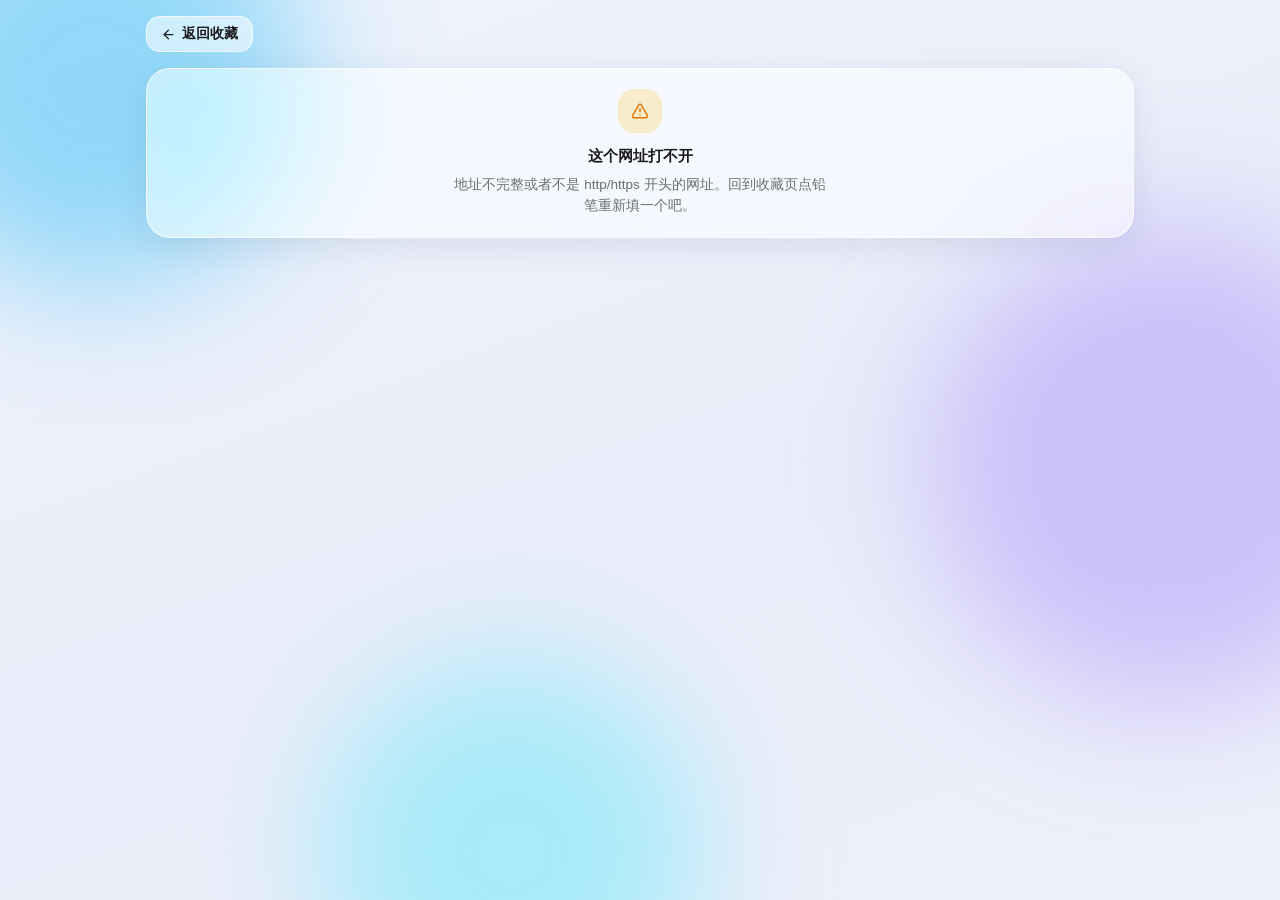
<file: view/index.html>
<!DOCTYPE html><!--R8IIyFeduOKONjYIYQVWa--><html lang="zh-CN"><head><meta charSet="utf-8"/><meta name="viewport" content="width=device-width, initial-scale=1, viewport-fit=cover, interactive-widget=resizes-content"/><link rel="stylesheet" href="/_next/static/css/a9e3946d312df9b7.css" data-precedence="next"/><link rel="preload" as="script" fetchPriority="low" href="/_next/static/chunks/webpack-01a8b225504b0466.js"/><script src="/_next/static/chunks/4bd1b696-c023c6e3521b1417.js" async=""></script><script src="/_next/static/chunks/255-566af14aff71e752.js" async=""></script><script src="/_next/static/chunks/main-app-4633ac3a20da03d7.js" async=""></script><script src="/_next/static/chunks/44530001-6a14ce924906b4cd.js" async=""></script><script src="/_next/static/chunks/722-b571f963e24b0597.js" async=""></script><script src="/_next/static/chunks/964-34a1d82d440f90f3.js" async=""></script><script src="/_next/static/chunks/650-bb705336bcd23bdc.js" async=""></script><script src="/_next/static/chunks/619-ba102abea3e3d0e4.js" async=""></script><script src="/_next/static/chunks/96-0c31b7912c37f91b.js" async=""></script><script src="/_next/static/chunks/app/layout-e8bc944ee82aca22.js" async=""></script><script src="/_next/static/chunks/app/view/page-d12531f31316bd67.js" async=""></script><meta name="theme-color" media="(prefers-color-scheme: light)" content="#eef4fc"/><meta name="theme-color" media="(prefers-color-scheme: dark)" content="#0d1117"/><title>打开网址 · 我的空间</title><meta name="description" content="私人学习仪表盘：日记、课表、便利贴"/><link rel="manifest" href="/manifest.webmanifest"/><link rel="icon" href="/icon.svg?a4c9580616abffd0" type="image/svg+xml" sizes="any"/><link rel="apple-touch-icon" href="/apple-icon.png?86789baee543cb78" type="image/png" sizes="180x180"/><script src="/_next/static/chunks/polyfills-42372ed130431b0a.js" noModule=""></script></head><body><div hidden=""><!--$--><!--/$--></div><script>(function(){try{var s=JSON.parse(localStorage.getItem("space.settings")||"{}").state||{};var t=s.theme||"system";var d=t==="dark"||(t==="system"&&window.matchMedia("(prefers-color-scheme: dark)").matches);document.documentElement.classList.toggle("dark",d);if(s.glass)document.documentElement.setAttribute("data-glass",s.glass);if(s.wallpaper)document.documentElement.setAttribute("data-wallpaper",s.wallpaper);var u=false;try{u=sessionStorage.getItem("space.unlocked")==="1"}catch(e){}if(s.passcode&&!u)document.documentElement.classList.add("app-locking")}catch(e){}})()</script><div aria-hidden="true" class="pointer-events-none fixed inset-0 -z-10 overflow-hidden"><div class="absolute -left-28 -top-32 h-[26rem] w-[26rem] rounded-full bg-[var(--blob-1)] blur-3xl"></div><div class="absolute -right-32 top-1/4 h-[30rem] w-[30rem] rounded-full bg-[var(--blob-2)] blur-3xl"></div><div class="absolute -bottom-36 left-1/4 h-[24rem] w-[24rem] rounded-full bg-[var(--blob-3)] blur-3xl"></div></div><nav data-app-nav="true" class="glass fixed bottom-[var(--nav-gap)] left-[max(0.75rem,env(safe-area-inset-left))] right-[max(0.75rem,env(safe-area-inset-right))] z-40 flex h-[var(--nav-h)] items-stretch rounded-card px-1.5 lg:hidden"><a class="flex flex-1 flex-col items-center justify-center gap-1 whitespace-nowrap rounded-2xl text-cap font-medium leading-none transition-colors text-[var(--text-2)]" href="/"><svg xmlns="http://www.w3.org/2000/svg" width="23" height="23" viewBox="0 0 24 24" fill="none" stroke="currentColor" stroke-width="1.8" stroke-linecap="round" stroke-linejoin="round" class="lucide lucide-house lucide-home" aria-hidden="true"><path d="M15 21v-8a1 1 0 0 0-1-1h-4a1 1 0 0 0-1 1v8"></path><path d="M3 10a2 2 0 0 1 .709-1.528l7-6a2 2 0 0 1 2.582 0l7 6A2 2 0 0 1 21 10v9a2 2 0 0 1-2 2H5a2 2 0 0 1-2-2z"></path></svg>首页</a><a class="flex flex-1 flex-col items-center justify-center gap-1 whitespace-nowrap rounded-2xl text-cap font-medium leading-none transition-colors text-[var(--text-2)]" href="/schedule/"><svg xmlns="http://www.w3.org/2000/svg" width="23" height="23" viewBox="0 0 24 24" fill="none" stroke="currentColor" stroke-width="1.8" stroke-linecap="round" stroke-linejoin="round" class="lucide lucide-calendar-days" aria-hidden="true"><path d="M8 2v3"></path><path d="M16 2v3"></path><rect x="3" y="3" width="18" height="18" rx="2"></rect><path d="M3 9h18"></path><path d="M8 13h.01"></path><path d="M12 13h.01"></path><path d="M16 13h.01"></path><path d="M8 17h.01"></path><path d="M12 17h.01"></path><path d="M16 17h.01"></path></svg>课表</a><a class="flex flex-1 flex-col items-center justify-center gap-1 whitespace-nowrap rounded-2xl text-cap font-medium leading-none transition-colors text-[var(--text-2)]" href="/notes/"><svg xmlns="http://www.w3.org/2000/svg" width="23" height="23" viewBox="0 0 24 24" fill="none" stroke="currentColor" stroke-width="1.8" stroke-linecap="round" stroke-linejoin="round" class="lucide lucide-sticky-note" aria-hidden="true"><path d="M21 9a2.4 2.4 0 0 0-.706-1.706l-3.588-3.588A2.4 2.4 0 0 0 15 3H5a2 2 0 0 0-2 2v14a2 2 0 0 0 2 2h14a2 2 0 0 0 2-2z"></path><path d="M15 3v5a1 1 0 0 0 1 1h5"></path></svg>便利贴</a><a class="flex flex-1 flex-col items-center justify-center gap-1 whitespace-nowrap rounded-2xl text-cap font-medium leading-none transition-colors text-[var(--text-2)]" href="/chat/"><svg xmlns="http://www.w3.org/2000/svg" width="23" height="23" viewBox="0 0 24 24" fill="none" stroke="currentColor" stroke-width="1.8" stroke-linecap="round" stroke-linejoin="round" class="lucide lucide-message-circle" aria-hidden="true"><path d="M2.992 16.342a2 2 0 0 1 .094 1.167l-1.065 3.29a1 1 0 0 0 1.236 1.168l3.413-.998a2 2 0 0 1 1.099.092 10 10 0 1 0-4.777-4.719"></path></svg>聊天</a><button type="button" aria-label="更多" aria-expanded="false" class="flex flex-1 flex-col items-center justify-center gap-1 whitespace-nowrap rounded-2xl text-cap font-medium leading-none transition-colors text-[var(--text-2)]"><svg xmlns="http://www.w3.org/2000/svg" width="23" height="23" viewBox="0 0 24 24" fill="none" stroke="currentColor" stroke-width="1.8" stroke-linecap="round" stroke-linejoin="round" class="lucide lucide-ellipsis lucide-more-horizontal" aria-hidden="true"><circle cx="12" cy="12" r="1"></circle><circle cx="19" cy="12" r="1"></circle><circle cx="5" cy="12" r="1"></circle></svg>更多</button></nav><div data-app-nav="true" class="lg:hidden"></div><aside data-app-nav="true" class="desktop-sidebar glass fixed bottom-5 left-5 top-5 z-40 hidden w-[var(--sidebar-w)] flex-col rounded-card p-4 lg:flex"><div class="flex items-center gap-2.5 px-2 pb-4 pt-1"><span class="flex h-8 w-8 items-center justify-center rounded-lg bg-gradient-to-br from-sky-400 to-indigo-500 text-white shadow-md"><svg xmlns="http://www.w3.org/2000/svg" width="16" height="16" viewBox="0 0 24 24" fill="none" stroke="currentColor" stroke-width="2" stroke-linecap="round" stroke-linejoin="round" class="lucide lucide-sparkles lucide-stars" aria-hidden="true"><path d="M11.017 2.814a1 1 0 0 1 1.966 0l1.051 5.558a2 2 0 0 0 1.594 1.594l5.558 1.051a1 1 0 0 1 0 1.966l-5.558 1.051a2 2 0 0 0-1.594 1.594l-1.051 5.558a1 1 0 0 1-1.966 0l-1.051-5.558a2 2 0 0 0-1.594-1.594l-5.558-1.051a1 1 0 0 1 0-1.966l5.558-1.051a2 2 0 0 0 1.594-1.594z"></path><path d="M20 2v4"></path><path d="M22 4h-4"></path><circle cx="4" cy="20" r="2"></circle></svg></span><span class="text-body font-semibold">我的空间</span></div><nav class="flex flex-col gap-1"><a class="flex items-center gap-3 rounded-xl px-3 py-2.5 text-sub font-medium transition-colors text-[var(--text-2)] hover:bg-black/5 hover:text-[var(--text-1)] dark:hover:bg-white/10" href="/"><svg xmlns="http://www.w3.org/2000/svg" width="18" height="18" viewBox="0 0 24 24" fill="none" stroke="currentColor" stroke-width="1.9" stroke-linecap="round" stroke-linejoin="round" class="lucide lucide-house lucide-home" aria-hidden="true"><path d="M15 21v-8a1 1 0 0 0-1-1h-4a1 1 0 0 0-1 1v8"></path><path d="M3 10a2 2 0 0 1 .709-1.528l7-6a2 2 0 0 1 2.582 0l7 6A2 2 0 0 1 21 10v9a2 2 0 0 1-2 2H5a2 2 0 0 1-2-2z"></path></svg>首页</a><a class="flex items-center gap-3 rounded-xl px-3 py-2.5 text-sub font-medium transition-colors text-[var(--text-2)] hover:bg-black/5 hover:text-[var(--text-1)] dark:hover:bg-white/10" href="/schedule/"><svg xmlns="http://www.w3.org/2000/svg" width="18" height="18" viewBox="0 0 24 24" fill="none" stroke="currentColor" stroke-width="1.9" stroke-linecap="round" stroke-linejoin="round" class="lucide lucide-calendar-days" aria-hidden="true"><path d="M8 2v3"></path><path d="M16 2v3"></path><rect x="3" y="3" width="18" height="18" rx="2"></rect><path d="M3 9h18"></path><path d="M8 13h.01"></path><path d="M12 13h.01"></path><path d="M16 13h.01"></path><path d="M8 17h.01"></path><path d="M12 17h.01"></path><path d="M16 17h.01"></path></svg>课表</a><a class="flex items-center gap-3 rounded-xl px-3 py-2.5 text-sub font-medium transition-colors text-[var(--text-2)] hover:bg-black/5 hover:text-[var(--text-1)] dark:hover:bg-white/10" href="/notes/"><svg xmlns="http://www.w3.org/2000/svg" width="18" height="18" viewBox="0 0 24 24" fill="none" stroke="currentColor" stroke-width="1.9" stroke-linecap="round" stroke-linejoin="round" class="lucide lucide-sticky-note" aria-hidden="true"><path d="M21 9a2.4 2.4 0 0 0-.706-1.706l-3.588-3.588A2.4 2.4 0 0 0 15 3H5a2 2 0 0 0-2 2v14a2 2 0 0 0 2 2h14a2 2 0 0 0 2-2z"></path><path d="M15 3v5a1 1 0 0 0 1 1h5"></path></svg>便利贴</a><a class="flex items-center gap-3 rounded-xl px-3 py-2.5 text-sub font-medium transition-colors text-[var(--text-2)] hover:bg-black/5 hover:text-[var(--text-1)] dark:hover:bg-white/10" href="/chat/"><svg xmlns="http://www.w3.org/2000/svg" width="18" height="18" viewBox="0 0 24 24" fill="none" stroke="currentColor" stroke-width="1.9" stroke-linecap="round" stroke-linejoin="round" class="lucide lucide-message-circle" aria-hidden="true"><path d="M2.992 16.342a2 2 0 0 1 .094 1.167l-1.065 3.29a1 1 0 0 0 1.236 1.168l3.413-.998a2 2 0 0 1 1.099.092 10 10 0 1 0-4.777-4.719"></path></svg>聊天</a><a class="flex items-center gap-3 rounded-xl px-3 py-2.5 text-sub font-medium transition-colors text-[var(--text-2)] hover:bg-black/5 hover:text-[var(--text-1)] dark:hover:bg-white/10" href="/diary/"><svg xmlns="http://www.w3.org/2000/svg" width="18" height="18" viewBox="0 0 24 24" fill="none" stroke="currentColor" stroke-width="1.9" stroke-linecap="round" stroke-linejoin="round" class="lucide lucide-book-open" aria-hidden="true"><path d="M12 5v16"></path><path d="M20.001 19A2 2 0 0022 17V5a2 2 0 00-1.999-2L16 3.002A5 5 0 0012 5a5 5 0 00-4-2H4a2 2 0 00-2 2v12a2 2 0 001.999 2H8a5 5 0 014 2 5 5 0 014-2z"></path></svg>日记</a><a class="flex items-center gap-3 rounded-xl px-3 py-2.5 text-sub font-medium transition-colors text-[var(--text-2)] hover:bg-black/5 hover:text-[var(--text-1)] dark:hover:bg-white/10" href="/links/"><svg xmlns="http://www.w3.org/2000/svg" width="18" height="18" viewBox="0 0 24 24" fill="none" stroke="currentColor" stroke-width="1.9" stroke-linecap="round" stroke-linejoin="round" class="lucide lucide-bookmark" aria-hidden="true"><path d="M17 3a2 2 0 0 1 2 2v15a1 1 0 0 1-1.496.868l-4.512-2.578a2 2 0 0 0-1.984 0l-4.512 2.578A1 1 0 0 1 5 20V5a2 2 0 0 1 2-2z"></path></svg>收藏</a><a class="flex items-center gap-3 rounded-xl px-3 py-2.5 text-sub font-medium transition-colors text-[var(--text-2)] hover:bg-black/5 hover:text-[var(--text-1)] dark:hover:bg-white/10" href="/api/"><svg xmlns="http://www.w3.org/2000/svg" width="18" height="18" viewBox="0 0 24 24" fill="none" stroke="currentColor" stroke-width="1.9" stroke-linecap="round" stroke-linejoin="round" class="lucide lucide-key-round" aria-hidden="true"><path d="M2.586 17.414A2 2 0 0 0 2 18.828V21a1 1 0 0 0 1 1h3a1 1 0 0 0 1-1v-1a1 1 0 0 1 1-1h1a1 1 0 0 0 1-1v-1a1 1 0 0 1 1-1h.172a2 2 0 0 0 1.414-.586l.814-.814a6.5 6.5 0 1 0-4-4z"></path><circle cx="16.5" cy="7.5" r=".5" fill="currentColor"></circle></svg>API</a><a class="flex items-center gap-3 rounded-xl px-3 py-2.5 text-sub font-medium transition-colors text-[var(--text-2)] hover:bg-black/5 hover:text-[var(--text-1)] dark:hover:bg-white/10" href="/settings/"><svg xmlns="http://www.w3.org/2000/svg" width="18" height="18" viewBox="0 0 24 24" fill="none" stroke="currentColor" stroke-width="1.9" stroke-linecap="round" stroke-linejoin="round" class="lucide lucide-settings" aria-hidden="true"><path d="M9.671 4.136a2.34 2.34 0 0 1 4.659 0 2.34 2.34 0 0 0 3.319 1.915 2.34 2.34 0 0 1 2.33 4.033 2.34 2.34 0 0 0 0 3.831 2.34 2.34 0 0 1-2.33 4.033 2.34 2.34 0 0 0-3.319 1.915 2.34 2.34 0 0 1-4.659 0 2.34 2.34 0 0 0-3.32-1.915 2.34 2.34 0 0 1-2.33-4.033 2.34 2.34 0 0 0 0-3.831A2.34 2.34 0 0 1 6.35 6.051a2.34 2.34 0 0 0 3.319-1.915"></path><circle cx="12" cy="12" r="3"></circle></svg>设置</a></nav><p class="mt-auto px-2 text-micro leading-relaxed text-[var(--text-2)]">数据只保存在本机浏览器，<br/>不上传任何服务器</p></aside><div id="app-shell" class="lg:pl-[var(--sidebar-offset)]"><main id="app-main" class="mx-auto w-full max-w-[1020px]"><!--$!--><template data-dgst="BAILOUT_TO_CLIENT_SIDE_RENDERING"></template><!--/$--><!--$--><!--/$--></main></div><script src="/_next/static/chunks/webpack-01a8b225504b0466.js" id="_R_" async=""></script><script>(self.__next_f=self.__next_f||[]).push([0])</script><script>self.__next_f.push([1,"1:\"$Sreact.fragment\"\n2:I[953,[\"730\",\"static/chunks/44530001-6a14ce924906b4cd.js\",\"722\",\"static/chunks/722-b571f963e24b0597.js\",\"964\",\"static/chunks/964-34a1d82d440f90f3.js\",\"650\",\"static/chunks/650-bb705336bcd23bdc.js\",\"619\",\"static/chunks/619-ba102abea3e3d0e4.js\",\"96\",\"static/chunks/96-0c31b7912c37f91b.js\",\"177\",\"static/chunks/app/layout-e8bc944ee82aca22.js\"],\"Nav\"]\n3:I[9766,[],\"\"]\n4:I[8924,[],\"\"]\n5:I[4015,[\"730\",\"static/chunks/44530001-6a14ce924906b4cd.js\",\"722\",\"static/chunks/722-b571f963e24b0597.js\",\"964\",\"static/chunks/964-34a1d82d440f90f3.js\",\"650\",\"static/chunks/650-bb705336bcd23bdc.js\",\"619\",\"static/chunks/619-ba102abea3e3d0e4.js\",\"96\",\"static/chunks/96-0c31b7912c37f91b.js\",\"177\",\"static/chunks/app/layout-e8bc944ee82aca22.js\"],\"LockScreen\"]\n6:I[1233,[\"730\",\"static/chunks/44530001-6a14ce924906b4cd.js\",\"722\",\"static/chunks/722-b571f963e24b0597.js\",\"964\",\"static/chunks/964-34a1d82d440f90f3.js\",\"650\",\"static/chunks/650-bb705336bcd23bdc.js\",\"619\",\"static/chunks/619-ba102abea3e3d0e4.js\",\"96\",\"static/chunks/96-0c31b7912c37f91b.js\",\"177\",\"static/chunks/app/layout-e8bc944ee82aca22.js\"],\"SyncRunner\"]\n7:I[5415,[\"730\",\"static/chunks/44530001-6a14ce924906b4cd.js\",\"722\",\"static/chunks/722-b571f963e24b0597.js\",\"964\",\"static/chunks/964-34a1d82d440f90f3.js\",\"650\",\"static/chunks/650-bb705336bcd23bdc.js\",\"619\",\"static/chunks/619-ba102abea3e3d0e4.js\",\"96\",\"static/chunks/96-0c31b7912c37f91b.js\",\"177\",\"static/chunks/app/layout-e8bc944ee82aca22.js\"],\"SWRegister\"]\n8:\"$Sreact.suspense\"\n9:I[3803,[\"619\",\"static/chunks/619-ba102abea3e3d0e4.js\",\"982\",\"static/chunks/app/view/page-d12531f31316bd67.js\"],\"LinkViewer\"]\na:I[4431,[],\"OutletBoundary\"]\nc:I[5278,[],\"AsyncMetadataOutlet\"]\ne:I[4431,[],\"ViewportBoundary\"]\n10:I[4431,[],\"MetadataBoundary\"]\n12:I[7150,[],\"\"]\n:HL[\"/_next/static/css/a9e3946d312df9b7.css\",\"style\"]\n"])</script><script>self.__next_f.push([1,"0:{\"P\":null,\"b\":\"R8IIyFeduOKONjYIYQVWa\",\"p\":\"\",\"c\":[\"\",\"view\",\"\"],\"i\":false,\"f\":[[[\"\",{\"children\":[\"view\",{\"children\":[\"__PAGE__\",{}]}]},\"$undefined\",\"$undefined\",true],[\"\",[\"$\",\"$1\",\"c\",{\"children\":[[[\"$\",\"link\",\"0\",{\"rel\":\"stylesheet\",\"href\":\"/_next/static/css/a9e3946d312df9b7.css\",\"precedence\":\"next\",\"crossOrigin\":\"$undefined\",\"nonce\":\"$undefined\"}]],[\"$\",\"html\",null,{\"lang\":\"zh-CN\",\"suppressHydrationWarning\":true,\"children\":[\"$\",\"body\",null,{\"children\":[[\"$\",\"script\",null,{\"dangerouslySetInnerHTML\":{\"__html\":\"(function(){try{var s=JSON.parse(localStorage.getItem(\\\"space.settings\\\")||\\\"{}\\\").state||{};var t=s.theme||\\\"system\\\";var d=t===\\\"dark\\\"||(t===\\\"system\\\"\u0026\u0026window.matchMedia(\\\"(prefers-color-scheme: dark)\\\").matches);document.documentElement.classList.toggle(\\\"dark\\\",d);if(s.glass)document.documentElement.setAttribute(\\\"data-glass\\\",s.glass);if(s.wallpaper)document.documentElement.setAttribute(\\\"data-wallpaper\\\",s.wallpaper);var u=false;try{u=sessionStorage.getItem(\\\"space.unlocked\\\")===\\\"1\\\"}catch(e){}if(s.passcode\u0026\u0026!u)document.documentElement.classList.add(\\\"app-locking\\\")}catch(e){}})()\"}}],[\"$\",\"div\",null,{\"aria-hidden\":true,\"className\":\"pointer-events-none fixed inset-0 -z-10 overflow-hidden\",\"children\":[[\"$\",\"div\",null,{\"className\":\"absolute -left-28 -top-32 h-[26rem] w-[26rem] rounded-full bg-[var(--blob-1)] blur-3xl\"}],[\"$\",\"div\",null,{\"className\":\"absolute -right-32 top-1/4 h-[30rem] w-[30rem] rounded-full bg-[var(--blob-2)] blur-3xl\"}],[\"$\",\"div\",null,{\"className\":\"absolute -bottom-36 left-1/4 h-[24rem] w-[24rem] rounded-full bg-[var(--blob-3)] blur-3xl\"}]]}],[\"$\",\"$L2\",null,{}],[\"$\",\"div\",null,{\"id\":\"app-shell\",\"className\":\"lg:pl-[var(--sidebar-offset)]\",\"children\":[\"$\",\"main\",null,{\"id\":\"app-main\",\"className\":\"mx-auto w-full max-w-[1020px]\",\"children\":[\"$\",\"$L3\",null,{\"parallelRouterKey\":\"children\",\"error\":\"$undefined\",\"errorStyles\":\"$undefined\",\"errorScripts\":\"$undefined\",\"template\":[\"$\",\"$L4\",null,{}],\"templateStyles\":\"$undefined\",\"templateScripts\":\"$undefined\",\"notFound\":[[[\"$\",\"title\",null,{\"children\":\"404: This page could not be found.\"}],[\"$\",\"div\",null,{\"style\":{\"fontFamily\":\"system-ui,\\\"Segoe UI\\\",Roboto,Helvetica,Arial,sans-serif,\\\"Apple Color Emoji\\\",\\\"Segoe UI Emoji\\\"\",\"height\":\"100vh\",\"textAlign\":\"center\",\"display\":\"flex\",\"flexDirection\":\"column\",\"alignItems\":\"center\",\"justifyContent\":\"center\"},\"children\":[\"$\",\"div\",null,{\"children\":[[\"$\",\"style\",null,{\"dangerouslySetInnerHTML\":{\"__html\":\"body{color:#000;background:#fff;margin:0}.next-error-h1{border-right:1px solid rgba(0,0,0,.3)}@media (prefers-color-scheme:dark){body{color:#fff;background:#000}.next-error-h1{border-right:1px solid rgba(255,255,255,.3)}}\"}}],[\"$\",\"h1\",null,{\"className\":\"next-error-h1\",\"style\":{\"display\":\"inline-block\",\"margin\":\"0 20px 0 0\",\"padding\":\"0 23px 0 0\",\"fontSize\":24,\"fontWeight\":500,\"verticalAlign\":\"top\",\"lineHeight\":\"49px\"},\"children\":404}],[\"$\",\"div\",null,{\"style\":{\"display\":\"inline-block\"},\"children\":[\"$\",\"h2\",null,{\"style\":{\"fontSize\":14,\"fontWeight\":400,\"lineHeight\":\"49px\",\"margin\":0},\"children\":\"This page could not be found.\"}]}]]}]}]],[]],\"forbidden\":\"$undefined\",\"unauthorized\":\"$undefined\"}]}]}],[\"$\",\"$L5\",null,{}],[\"$\",\"$L6\",null,{}],[\"$\",\"$L7\",null,{}]]}]}]]}],{\"children\":[\"view\",[\"$\",\"$1\",\"c\",{\"children\":[null,[\"$\",\"$L3\",null,{\"parallelRouterKey\":\"children\",\"error\":\"$undefined\",\"errorStyles\":\"$undefined\",\"errorScripts\":\"$undefined\",\"template\":[\"$\",\"$L4\",null,{}],\"templateStyles\":\"$undefined\",\"templateScripts\":\"$undefined\",\"notFound\":\"$undefined\",\"forbidden\":\"$undefined\",\"unauthorized\":\"$undefined\"}]]}],{\"children\":[\"__PAGE__\",[\"$\",\"$1\",\"c\",{\"children\":[[\"$\",\"$8\",null,{\"children\":[\"$\",\"$L9\",null,{}]}],null,[\"$\",\"$La\",null,{\"children\":[\"$Lb\",[\"$\",\"$Lc\",null,{\"promise\":\"$@d\"}]]}]]}],{},null,false]},null,false]},null,false],[\"$\",\"$1\",\"h\",{\"children\":[null,[[\"$\",\"$Le\",null,{\"children\":\"$Lf\"}],null],[\"$\",\"$L10\",null,{\"children\":[\"$\",\"div\",null,{\"hidden\":true,\"children\":[\"$\",\"$8\",null,{\"fallback\":null,\"children\":\"$L11\"}]}]}]]}],false]],\"m\":\"$undefined\",\"G\":[\"$12\",[]],\"s\":false,\"S\":true}\n"])</script><script>self.__next_f.push([1,"f:[[\"$\",\"meta\",\"0\",{\"charSet\":\"utf-8\"}],[\"$\",\"meta\",\"1\",{\"name\":\"viewport\",\"content\":\"width=device-width, initial-scale=1, viewport-fit=cover, interactive-widget=resizes-content\"}],[\"$\",\"meta\",\"2\",{\"name\":\"theme-color\",\"media\":\"(prefers-color-scheme: light)\",\"content\":\"#eef4fc\"}],[\"$\",\"meta\",\"3\",{\"name\":\"theme-color\",\"media\":\"(prefers-color-scheme: dark)\",\"content\":\"#0d1117\"}]]\nb:null\n"])</script><script>self.__next_f.push([1,"13:I[622,[],\"IconMark\"]\nd:{\"metadata\":[[\"$\",\"title\",\"0\",{\"children\":\"打开网址 · 我的空间\"}],[\"$\",\"meta\",\"1\",{\"name\":\"description\",\"content\":\"私人学习仪表盘：日记、课表、便利贴\"}],[\"$\",\"link\",\"2\",{\"rel\":\"manifest\",\"href\":\"/manifest.webmanifest\",\"crossOrigin\":\"$undefined\"}],[\"$\",\"link\",\"3\",{\"rel\":\"icon\",\"href\":\"/icon.svg?a4c9580616abffd0\",\"type\":\"image/svg+xml\",\"sizes\":\"any\"}],[\"$\",\"link\",\"4\",{\"rel\":\"apple-touch-icon\",\"href\":\"/apple-icon.png?86789baee543cb78\",\"type\":\"image/png\",\"sizes\":\"180x180\"}],[\"$\",\"$L13\",\"5\",{}]],\"error\":null,\"digest\":\"$undefined\"}\n"])</script><script>self.__next_f.push([1,"11:\"$d:metadata\"\n"])</script></body></html>
</file>
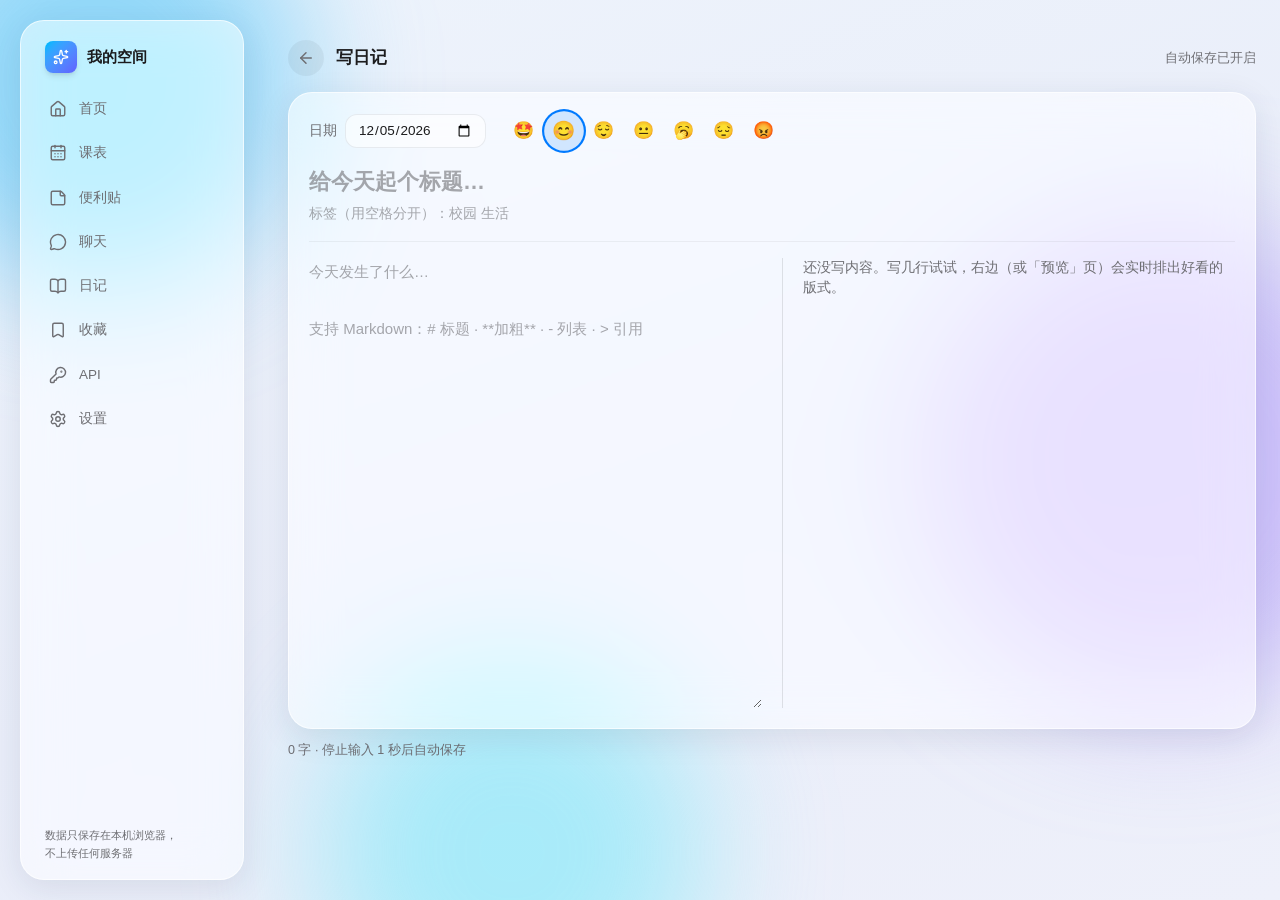
<file: write/index.html>
<!DOCTYPE html><!--R8IIyFeduOKONjYIYQVWa--><html lang="zh-CN"><head><meta charSet="utf-8"/><meta name="viewport" content="width=device-width, initial-scale=1, viewport-fit=cover, interactive-widget=resizes-content"/><link rel="stylesheet" href="/_next/static/css/a9e3946d312df9b7.css" data-precedence="next"/><link rel="preload" as="script" fetchPriority="low" href="/_next/static/chunks/webpack-01a8b225504b0466.js"/><script src="/_next/static/chunks/4bd1b696-c023c6e3521b1417.js" async=""></script><script src="/_next/static/chunks/255-566af14aff71e752.js" async=""></script><script src="/_next/static/chunks/main-app-4633ac3a20da03d7.js" async=""></script><script src="/_next/static/chunks/44530001-6a14ce924906b4cd.js" async=""></script><script src="/_next/static/chunks/722-b571f963e24b0597.js" async=""></script><script src="/_next/static/chunks/964-34a1d82d440f90f3.js" async=""></script><script src="/_next/static/chunks/650-bb705336bcd23bdc.js" async=""></script><script src="/_next/static/chunks/619-ba102abea3e3d0e4.js" async=""></script><script src="/_next/static/chunks/96-0c31b7912c37f91b.js" async=""></script><script src="/_next/static/chunks/app/layout-e8bc944ee82aca22.js" async=""></script><script src="/_next/static/chunks/289-a87d3b15c97a8ddd.js" async=""></script><script src="/_next/static/chunks/48-25a6770b1516d2e9.js" async=""></script><script src="/_next/static/chunks/87-6736b4a2c6d754fc.js" async=""></script><script src="/_next/static/chunks/app/write/page-e625fb3aa3f68675.js" async=""></script><meta name="theme-color" media="(prefers-color-scheme: light)" content="#eef4fc"/><meta name="theme-color" media="(prefers-color-scheme: dark)" content="#0d1117"/><title>写日记 · 我的空间</title><meta name="description" content="私人学习仪表盘：日记、课表、便利贴"/><link rel="manifest" href="/manifest.webmanifest"/><link rel="icon" href="/icon.svg?a4c9580616abffd0" type="image/svg+xml" sizes="any"/><link rel="apple-touch-icon" href="/apple-icon.png?86789baee543cb78" type="image/png" sizes="180x180"/><script src="/_next/static/chunks/polyfills-42372ed130431b0a.js" noModule=""></script></head><body><div hidden=""><!--$--><!--/$--></div><script>(function(){try{var s=JSON.parse(localStorage.getItem("space.settings")||"{}").state||{};var t=s.theme||"system";var d=t==="dark"||(t==="system"&&window.matchMedia("(prefers-color-scheme: dark)").matches);document.documentElement.classList.toggle("dark",d);if(s.glass)document.documentElement.setAttribute("data-glass",s.glass);if(s.wallpaper)document.documentElement.setAttribute("data-wallpaper",s.wallpaper);var u=false;try{u=sessionStorage.getItem("space.unlocked")==="1"}catch(e){}if(s.passcode&&!u)document.documentElement.classList.add("app-locking")}catch(e){}})()</script><div aria-hidden="true" class="pointer-events-none fixed inset-0 -z-10 overflow-hidden"><div class="absolute -left-28 -top-32 h-[26rem] w-[26rem] rounded-full bg-[var(--blob-1)] blur-3xl"></div><div class="absolute -right-32 top-1/4 h-[30rem] w-[30rem] rounded-full bg-[var(--blob-2)] blur-3xl"></div><div class="absolute -bottom-36 left-1/4 h-[24rem] w-[24rem] rounded-full bg-[var(--blob-3)] blur-3xl"></div></div><nav data-app-nav="true" class="glass fixed bottom-[var(--nav-gap)] left-[max(0.75rem,env(safe-area-inset-left))] right-[max(0.75rem,env(safe-area-inset-right))] z-40 flex h-[var(--nav-h)] items-stretch rounded-card px-1.5 lg:hidden"><a class="flex flex-1 flex-col items-center justify-center gap-1 whitespace-nowrap rounded-2xl text-cap font-medium leading-none transition-colors text-[var(--text-2)]" href="/"><svg xmlns="http://www.w3.org/2000/svg" width="23" height="23" viewBox="0 0 24 24" fill="none" stroke="currentColor" stroke-width="1.8" stroke-linecap="round" stroke-linejoin="round" class="lucide lucide-house lucide-home" aria-hidden="true"><path d="M15 21v-8a1 1 0 0 0-1-1h-4a1 1 0 0 0-1 1v8"></path><path d="M3 10a2 2 0 0 1 .709-1.528l7-6a2 2 0 0 1 2.582 0l7 6A2 2 0 0 1 21 10v9a2 2 0 0 1-2 2H5a2 2 0 0 1-2-2z"></path></svg>首页</a><a class="flex flex-1 flex-col items-center justify-center gap-1 whitespace-nowrap rounded-2xl text-cap font-medium leading-none transition-colors text-[var(--text-2)]" href="/schedule/"><svg xmlns="http://www.w3.org/2000/svg" width="23" height="23" viewBox="0 0 24 24" fill="none" stroke="currentColor" stroke-width="1.8" stroke-linecap="round" stroke-linejoin="round" class="lucide lucide-calendar-days" aria-hidden="true"><path d="M8 2v3"></path><path d="M16 2v3"></path><rect x="3" y="3" width="18" height="18" rx="2"></rect><path d="M3 9h18"></path><path d="M8 13h.01"></path><path d="M12 13h.01"></path><path d="M16 13h.01"></path><path d="M8 17h.01"></path><path d="M12 17h.01"></path><path d="M16 17h.01"></path></svg>课表</a><a class="flex flex-1 flex-col items-center justify-center gap-1 whitespace-nowrap rounded-2xl text-cap font-medium leading-none transition-colors text-[var(--text-2)]" href="/notes/"><svg xmlns="http://www.w3.org/2000/svg" width="23" height="23" viewBox="0 0 24 24" fill="none" stroke="currentColor" stroke-width="1.8" stroke-linecap="round" stroke-linejoin="round" class="lucide lucide-sticky-note" aria-hidden="true"><path d="M21 9a2.4 2.4 0 0 0-.706-1.706l-3.588-3.588A2.4 2.4 0 0 0 15 3H5a2 2 0 0 0-2 2v14a2 2 0 0 0 2 2h14a2 2 0 0 0 2-2z"></path><path d="M15 3v5a1 1 0 0 0 1 1h5"></path></svg>便利贴</a><a class="flex flex-1 flex-col items-center justify-center gap-1 whitespace-nowrap rounded-2xl text-cap font-medium leading-none transition-colors text-[var(--text-2)]" href="/chat/"><svg xmlns="http://www.w3.org/2000/svg" width="23" height="23" viewBox="0 0 24 24" fill="none" stroke="currentColor" stroke-width="1.8" stroke-linecap="round" stroke-linejoin="round" class="lucide lucide-message-circle" aria-hidden="true"><path d="M2.992 16.342a2 2 0 0 1 .094 1.167l-1.065 3.29a1 1 0 0 0 1.236 1.168l3.413-.998a2 2 0 0 1 1.099.092 10 10 0 1 0-4.777-4.719"></path></svg>聊天</a><button type="button" aria-label="更多" aria-expanded="false" class="flex flex-1 flex-col items-center justify-center gap-1 whitespace-nowrap rounded-2xl text-cap font-medium leading-none transition-colors text-[var(--text-2)]"><svg xmlns="http://www.w3.org/2000/svg" width="23" height="23" viewBox="0 0 24 24" fill="none" stroke="currentColor" stroke-width="1.8" stroke-linecap="round" stroke-linejoin="round" class="lucide lucide-ellipsis lucide-more-horizontal" aria-hidden="true"><circle cx="12" cy="12" r="1"></circle><circle cx="19" cy="12" r="1"></circle><circle cx="5" cy="12" r="1"></circle></svg>更多</button></nav><div data-app-nav="true" class="lg:hidden"></div><aside data-app-nav="true" class="desktop-sidebar glass fixed bottom-5 left-5 top-5 z-40 hidden w-[var(--sidebar-w)] flex-col rounded-card p-4 lg:flex"><div class="flex items-center gap-2.5 px-2 pb-4 pt-1"><span class="flex h-8 w-8 items-center justify-center rounded-lg bg-gradient-to-br from-sky-400 to-indigo-500 text-white shadow-md"><svg xmlns="http://www.w3.org/2000/svg" width="16" height="16" viewBox="0 0 24 24" fill="none" stroke="currentColor" stroke-width="2" stroke-linecap="round" stroke-linejoin="round" class="lucide lucide-sparkles lucide-stars" aria-hidden="true"><path d="M11.017 2.814a1 1 0 0 1 1.966 0l1.051 5.558a2 2 0 0 0 1.594 1.594l5.558 1.051a1 1 0 0 1 0 1.966l-5.558 1.051a2 2 0 0 0-1.594 1.594l-1.051 5.558a1 1 0 0 1-1.966 0l-1.051-5.558a2 2 0 0 0-1.594-1.594l-5.558-1.051a1 1 0 0 1 0-1.966l5.558-1.051a2 2 0 0 0 1.594-1.594z"></path><path d="M20 2v4"></path><path d="M22 4h-4"></path><circle cx="4" cy="20" r="2"></circle></svg></span><span class="text-body font-semibold">我的空间</span></div><nav class="flex flex-col gap-1"><a class="flex items-center gap-3 rounded-xl px-3 py-2.5 text-sub font-medium transition-colors text-[var(--text-2)] hover:bg-black/5 hover:text-[var(--text-1)] dark:hover:bg-white/10" href="/"><svg xmlns="http://www.w3.org/2000/svg" width="18" height="18" viewBox="0 0 24 24" fill="none" stroke="currentColor" stroke-width="1.9" stroke-linecap="round" stroke-linejoin="round" class="lucide lucide-house lucide-home" aria-hidden="true"><path d="M15 21v-8a1 1 0 0 0-1-1h-4a1 1 0 0 0-1 1v8"></path><path d="M3 10a2 2 0 0 1 .709-1.528l7-6a2 2 0 0 1 2.582 0l7 6A2 2 0 0 1 21 10v9a2 2 0 0 1-2 2H5a2 2 0 0 1-2-2z"></path></svg>首页</a><a class="flex items-center gap-3 rounded-xl px-3 py-2.5 text-sub font-medium transition-colors text-[var(--text-2)] hover:bg-black/5 hover:text-[var(--text-1)] dark:hover:bg-white/10" href="/schedule/"><svg xmlns="http://www.w3.org/2000/svg" width="18" height="18" viewBox="0 0 24 24" fill="none" stroke="currentColor" stroke-width="1.9" stroke-linecap="round" stroke-linejoin="round" class="lucide lucide-calendar-days" aria-hidden="true"><path d="M8 2v3"></path><path d="M16 2v3"></path><rect x="3" y="3" width="18" height="18" rx="2"></rect><path d="M3 9h18"></path><path d="M8 13h.01"></path><path d="M12 13h.01"></path><path d="M16 13h.01"></path><path d="M8 17h.01"></path><path d="M12 17h.01"></path><path d="M16 17h.01"></path></svg>课表</a><a class="flex items-center gap-3 rounded-xl px-3 py-2.5 text-sub font-medium transition-colors text-[var(--text-2)] hover:bg-black/5 hover:text-[var(--text-1)] dark:hover:bg-white/10" href="/notes/"><svg xmlns="http://www.w3.org/2000/svg" width="18" height="18" viewBox="0 0 24 24" fill="none" stroke="currentColor" stroke-width="1.9" stroke-linecap="round" stroke-linejoin="round" class="lucide lucide-sticky-note" aria-hidden="true"><path d="M21 9a2.4 2.4 0 0 0-.706-1.706l-3.588-3.588A2.4 2.4 0 0 0 15 3H5a2 2 0 0 0-2 2v14a2 2 0 0 0 2 2h14a2 2 0 0 0 2-2z"></path><path d="M15 3v5a1 1 0 0 0 1 1h5"></path></svg>便利贴</a><a class="flex items-center gap-3 rounded-xl px-3 py-2.5 text-sub font-medium transition-colors text-[var(--text-2)] hover:bg-black/5 hover:text-[var(--text-1)] dark:hover:bg-white/10" href="/chat/"><svg xmlns="http://www.w3.org/2000/svg" width="18" height="18" viewBox="0 0 24 24" fill="none" stroke="currentColor" stroke-width="1.9" stroke-linecap="round" stroke-linejoin="round" class="lucide lucide-message-circle" aria-hidden="true"><path d="M2.992 16.342a2 2 0 0 1 .094 1.167l-1.065 3.29a1 1 0 0 0 1.236 1.168l3.413-.998a2 2 0 0 1 1.099.092 10 10 0 1 0-4.777-4.719"></path></svg>聊天</a><a class="flex items-center gap-3 rounded-xl px-3 py-2.5 text-sub font-medium transition-colors text-[var(--text-2)] hover:bg-black/5 hover:text-[var(--text-1)] dark:hover:bg-white/10" href="/diary/"><svg xmlns="http://www.w3.org/2000/svg" width="18" height="18" viewBox="0 0 24 24" fill="none" stroke="currentColor" stroke-width="1.9" stroke-linecap="round" stroke-linejoin="round" class="lucide lucide-book-open" aria-hidden="true"><path d="M12 5v16"></path><path d="M20.001 19A2 2 0 0022 17V5a2 2 0 00-1.999-2L16 3.002A5 5 0 0012 5a5 5 0 00-4-2H4a2 2 0 00-2 2v12a2 2 0 001.999 2H8a5 5 0 014 2 5 5 0 014-2z"></path></svg>日记</a><a class="flex items-center gap-3 rounded-xl px-3 py-2.5 text-sub font-medium transition-colors text-[var(--text-2)] hover:bg-black/5 hover:text-[var(--text-1)] dark:hover:bg-white/10" href="/links/"><svg xmlns="http://www.w3.org/2000/svg" width="18" height="18" viewBox="0 0 24 24" fill="none" stroke="currentColor" stroke-width="1.9" stroke-linecap="round" stroke-linejoin="round" class="lucide lucide-bookmark" aria-hidden="true"><path d="M17 3a2 2 0 0 1 2 2v15a1 1 0 0 1-1.496.868l-4.512-2.578a2 2 0 0 0-1.984 0l-4.512 2.578A1 1 0 0 1 5 20V5a2 2 0 0 1 2-2z"></path></svg>收藏</a><a class="flex items-center gap-3 rounded-xl px-3 py-2.5 text-sub font-medium transition-colors text-[var(--text-2)] hover:bg-black/5 hover:text-[var(--text-1)] dark:hover:bg-white/10" href="/api/"><svg xmlns="http://www.w3.org/2000/svg" width="18" height="18" viewBox="0 0 24 24" fill="none" stroke="currentColor" stroke-width="1.9" stroke-linecap="round" stroke-linejoin="round" class="lucide lucide-key-round" aria-hidden="true"><path d="M2.586 17.414A2 2 0 0 0 2 18.828V21a1 1 0 0 0 1 1h3a1 1 0 0 0 1-1v-1a1 1 0 0 1 1-1h1a1 1 0 0 0 1-1v-1a1 1 0 0 1 1-1h.172a2 2 0 0 0 1.414-.586l.814-.814a6.5 6.5 0 1 0-4-4z"></path><circle cx="16.5" cy="7.5" r=".5" fill="currentColor"></circle></svg>API</a><a class="flex items-center gap-3 rounded-xl px-3 py-2.5 text-sub font-medium transition-colors text-[var(--text-2)] hover:bg-black/5 hover:text-[var(--text-1)] dark:hover:bg-white/10" href="/settings/"><svg xmlns="http://www.w3.org/2000/svg" width="18" height="18" viewBox="0 0 24 24" fill="none" stroke="currentColor" stroke-width="1.9" stroke-linecap="round" stroke-linejoin="round" class="lucide lucide-settings" aria-hidden="true"><path d="M9.671 4.136a2.34 2.34 0 0 1 4.659 0 2.34 2.34 0 0 0 3.319 1.915 2.34 2.34 0 0 1 2.33 4.033 2.34 2.34 0 0 0 0 3.831 2.34 2.34 0 0 1-2.33 4.033 2.34 2.34 0 0 0-3.319 1.915 2.34 2.34 0 0 1-4.659 0 2.34 2.34 0 0 0-3.32-1.915 2.34 2.34 0 0 1-2.33-4.033 2.34 2.34 0 0 0 0-3.831A2.34 2.34 0 0 1 6.35 6.051a2.34 2.34 0 0 0 3.319-1.915"></path><circle cx="12" cy="12" r="3"></circle></svg>设置</a></nav><p class="mt-auto px-2 text-micro leading-relaxed text-[var(--text-2)]">数据只保存在本机浏览器，<br/>不上传任何服务器</p></aside><div id="app-shell" class="lg:pl-[var(--sidebar-offset)]"><main id="app-main" class="mx-auto w-full max-w-[1020px]"><!--$!--><template data-dgst="BAILOUT_TO_CLIENT_SIDE_RENDERING"></template><!--/$--><!--$--><!--/$--></main></div><script src="/_next/static/chunks/webpack-01a8b225504b0466.js" id="_R_" async=""></script><script>(self.__next_f=self.__next_f||[]).push([0])</script><script>self.__next_f.push([1,"1:\"$Sreact.fragment\"\n2:I[953,[\"730\",\"static/chunks/44530001-6a14ce924906b4cd.js\",\"722\",\"static/chunks/722-b571f963e24b0597.js\",\"964\",\"static/chunks/964-34a1d82d440f90f3.js\",\"650\",\"static/chunks/650-bb705336bcd23bdc.js\",\"619\",\"static/chunks/619-ba102abea3e3d0e4.js\",\"96\",\"static/chunks/96-0c31b7912c37f91b.js\",\"177\",\"static/chunks/app/layout-e8bc944ee82aca22.js\"],\"Nav\"]\n3:I[9766,[],\"\"]\n4:I[8924,[],\"\"]\n5:I[4015,[\"730\",\"static/chunks/44530001-6a14ce924906b4cd.js\",\"722\",\"static/chunks/722-b571f963e24b0597.js\",\"964\",\"static/chunks/964-34a1d82d440f90f3.js\",\"650\",\"static/chunks/650-bb705336bcd23bdc.js\",\"619\",\"static/chunks/619-ba102abea3e3d0e4.js\",\"96\",\"static/chunks/96-0c31b7912c37f91b.js\",\"177\",\"static/chunks/app/layout-e8bc944ee82aca22.js\"],\"LockScreen\"]\n6:I[1233,[\"730\",\"static/chunks/44530001-6a14ce924906b4cd.js\",\"722\",\"static/chunks/722-b571f963e24b0597.js\",\"964\",\"static/chunks/964-34a1d82d440f90f3.js\",\"650\",\"static/chunks/650-bb705336bcd23bdc.js\",\"619\",\"static/chunks/619-ba102abea3e3d0e4.js\",\"96\",\"static/chunks/96-0c31b7912c37f91b.js\",\"177\",\"static/chunks/app/layout-e8bc944ee82aca22.js\"],\"SyncRunner\"]\n7:I[5415,[\"730\",\"static/chunks/44530001-6a14ce924906b4cd.js\",\"722\",\"static/chunks/722-b571f963e24b0597.js\",\"964\",\"static/chunks/964-34a1d82d440f90f3.js\",\"650\",\"static/chunks/650-bb705336bcd23bdc.js\",\"619\",\"static/chunks/619-ba102abea3e3d0e4.js\",\"96\",\"static/chunks/96-0c31b7912c37f91b.js\",\"177\",\"static/chunks/app/layout-e8bc944ee82aca22.js\"],\"SWRegister\"]\n8:\"$Sreact.suspense\"\n9:I[792,[\"722\",\"static/chunks/722-b571f963e24b0597.js\",\"964\",\"static/chunks/964-34a1d82d440f90f3.js\",\"619\",\"static/chunks/619-ba102abea3e3d0e4.js\",\"289\",\"static/chunks/289-a87d3b15c97a8ddd.js\",\"48\",\"static/chunks/48-25a6770b1516d2e9.js\",\"87\",\"static/chunks/87-6736b4a2c6d754fc.js\",\"426\",\"static/chunks/app/write/page-e625fb3aa3f68675.js\"],\"DiaryEditor\"]\na:I[4431,[],\"OutletBoundary\"]\nc:I[5278,[],\"AsyncMetadataOutlet\"]\ne:I[4431,[],\"ViewportBoundary\"]\n10:I[4431,[],\"MetadataBoundary\"]\n12:I[7150,[],\"\"]\n:HL[\"/_next/static/css/a9e3946d312df9b7.css\",\"style\"]"])</script><script>self.__next_f.push([1,"\n"])</script><script>self.__next_f.push([1,"0:{\"P\":null,\"b\":\"R8IIyFeduOKONjYIYQVWa\",\"p\":\"\",\"c\":[\"\",\"write\",\"\"],\"i\":false,\"f\":[[[\"\",{\"children\":[\"write\",{\"children\":[\"__PAGE__\",{}]}]},\"$undefined\",\"$undefined\",true],[\"\",[\"$\",\"$1\",\"c\",{\"children\":[[[\"$\",\"link\",\"0\",{\"rel\":\"stylesheet\",\"href\":\"/_next/static/css/a9e3946d312df9b7.css\",\"precedence\":\"next\",\"crossOrigin\":\"$undefined\",\"nonce\":\"$undefined\"}]],[\"$\",\"html\",null,{\"lang\":\"zh-CN\",\"suppressHydrationWarning\":true,\"children\":[\"$\",\"body\",null,{\"children\":[[\"$\",\"script\",null,{\"dangerouslySetInnerHTML\":{\"__html\":\"(function(){try{var s=JSON.parse(localStorage.getItem(\\\"space.settings\\\")||\\\"{}\\\").state||{};var t=s.theme||\\\"system\\\";var d=t===\\\"dark\\\"||(t===\\\"system\\\"\u0026\u0026window.matchMedia(\\\"(prefers-color-scheme: dark)\\\").matches);document.documentElement.classList.toggle(\\\"dark\\\",d);if(s.glass)document.documentElement.setAttribute(\\\"data-glass\\\",s.glass);if(s.wallpaper)document.documentElement.setAttribute(\\\"data-wallpaper\\\",s.wallpaper);var u=false;try{u=sessionStorage.getItem(\\\"space.unlocked\\\")===\\\"1\\\"}catch(e){}if(s.passcode\u0026\u0026!u)document.documentElement.classList.add(\\\"app-locking\\\")}catch(e){}})()\"}}],[\"$\",\"div\",null,{\"aria-hidden\":true,\"className\":\"pointer-events-none fixed inset-0 -z-10 overflow-hidden\",\"children\":[[\"$\",\"div\",null,{\"className\":\"absolute -left-28 -top-32 h-[26rem] w-[26rem] rounded-full bg-[var(--blob-1)] blur-3xl\"}],[\"$\",\"div\",null,{\"className\":\"absolute -right-32 top-1/4 h-[30rem] w-[30rem] rounded-full bg-[var(--blob-2)] blur-3xl\"}],[\"$\",\"div\",null,{\"className\":\"absolute -bottom-36 left-1/4 h-[24rem] w-[24rem] rounded-full bg-[var(--blob-3)] blur-3xl\"}]]}],[\"$\",\"$L2\",null,{}],[\"$\",\"div\",null,{\"id\":\"app-shell\",\"className\":\"lg:pl-[var(--sidebar-offset)]\",\"children\":[\"$\",\"main\",null,{\"id\":\"app-main\",\"className\":\"mx-auto w-full max-w-[1020px]\",\"children\":[\"$\",\"$L3\",null,{\"parallelRouterKey\":\"children\",\"error\":\"$undefined\",\"errorStyles\":\"$undefined\",\"errorScripts\":\"$undefined\",\"template\":[\"$\",\"$L4\",null,{}],\"templateStyles\":\"$undefined\",\"templateScripts\":\"$undefined\",\"notFound\":[[[\"$\",\"title\",null,{\"children\":\"404: This page could not be found.\"}],[\"$\",\"div\",null,{\"style\":{\"fontFamily\":\"system-ui,\\\"Segoe UI\\\",Roboto,Helvetica,Arial,sans-serif,\\\"Apple Color Emoji\\\",\\\"Segoe UI Emoji\\\"\",\"height\":\"100vh\",\"textAlign\":\"center\",\"display\":\"flex\",\"flexDirection\":\"column\",\"alignItems\":\"center\",\"justifyContent\":\"center\"},\"children\":[\"$\",\"div\",null,{\"children\":[[\"$\",\"style\",null,{\"dangerouslySetInnerHTML\":{\"__html\":\"body{color:#000;background:#fff;margin:0}.next-error-h1{border-right:1px solid rgba(0,0,0,.3)}@media (prefers-color-scheme:dark){body{color:#fff;background:#000}.next-error-h1{border-right:1px solid rgba(255,255,255,.3)}}\"}}],[\"$\",\"h1\",null,{\"className\":\"next-error-h1\",\"style\":{\"display\":\"inline-block\",\"margin\":\"0 20px 0 0\",\"padding\":\"0 23px 0 0\",\"fontSize\":24,\"fontWeight\":500,\"verticalAlign\":\"top\",\"lineHeight\":\"49px\"},\"children\":404}],[\"$\",\"div\",null,{\"style\":{\"display\":\"inline-block\"},\"children\":[\"$\",\"h2\",null,{\"style\":{\"fontSize\":14,\"fontWeight\":400,\"lineHeight\":\"49px\",\"margin\":0},\"children\":\"This page could not be found.\"}]}]]}]}]],[]],\"forbidden\":\"$undefined\",\"unauthorized\":\"$undefined\"}]}]}],[\"$\",\"$L5\",null,{}],[\"$\",\"$L6\",null,{}],[\"$\",\"$L7\",null,{}]]}]}]]}],{\"children\":[\"write\",[\"$\",\"$1\",\"c\",{\"children\":[null,[\"$\",\"$L3\",null,{\"parallelRouterKey\":\"children\",\"error\":\"$undefined\",\"errorStyles\":\"$undefined\",\"errorScripts\":\"$undefined\",\"template\":[\"$\",\"$L4\",null,{}],\"templateStyles\":\"$undefined\",\"templateScripts\":\"$undefined\",\"notFound\":\"$undefined\",\"forbidden\":\"$undefined\",\"unauthorized\":\"$undefined\"}]]}],{\"children\":[\"__PAGE__\",[\"$\",\"$1\",\"c\",{\"children\":[[\"$\",\"$8\",null,{\"children\":[\"$\",\"$L9\",null,{}]}],null,[\"$\",\"$La\",null,{\"children\":[\"$Lb\",[\"$\",\"$Lc\",null,{\"promise\":\"$@d\"}]]}]]}],{},null,false]},null,false]},null,false],[\"$\",\"$1\",\"h\",{\"children\":[null,[[\"$\",\"$Le\",null,{\"children\":\"$Lf\"}],null],[\"$\",\"$L10\",null,{\"children\":[\"$\",\"div\",null,{\"hidden\":true,\"children\":[\"$\",\"$8\",null,{\"fallback\":null,\"children\":\"$L11\"}]}]}]]}],false]],\"m\":\"$undefined\",\"G\":[\"$12\",[]],\"s\":false,\"S\":true}\n"])</script><script>self.__next_f.push([1,"f:[[\"$\",\"meta\",\"0\",{\"charSet\":\"utf-8\"}],[\"$\",\"meta\",\"1\",{\"name\":\"viewport\",\"content\":\"width=device-width, initial-scale=1, viewport-fit=cover, interactive-widget=resizes-content\"}],[\"$\",\"meta\",\"2\",{\"name\":\"theme-color\",\"media\":\"(prefers-color-scheme: light)\",\"content\":\"#eef4fc\"}],[\"$\",\"meta\",\"3\",{\"name\":\"theme-color\",\"media\":\"(prefers-color-scheme: dark)\",\"content\":\"#0d1117\"}]]\nb:null\n"])</script><script>self.__next_f.push([1,"13:I[622,[],\"IconMark\"]\nd:{\"metadata\":[[\"$\",\"title\",\"0\",{\"children\":\"写日记 · 我的空间\"}],[\"$\",\"meta\",\"1\",{\"name\":\"description\",\"content\":\"私人学习仪表盘：日记、课表、便利贴\"}],[\"$\",\"link\",\"2\",{\"rel\":\"manifest\",\"href\":\"/manifest.webmanifest\",\"crossOrigin\":\"$undefined\"}],[\"$\",\"link\",\"3\",{\"rel\":\"icon\",\"href\":\"/icon.svg?a4c9580616abffd0\",\"type\":\"image/svg+xml\",\"sizes\":\"any\"}],[\"$\",\"link\",\"4\",{\"rel\":\"apple-touch-icon\",\"href\":\"/apple-icon.png?86789baee543cb78\",\"type\":\"image/png\",\"sizes\":\"180x180\"}],[\"$\",\"$L13\",\"5\",{}]],\"error\":null,\"digest\":\"$undefined\"}\n"])</script><script>self.__next_f.push([1,"11:\"$d:metadata\"\n"])</script></body></html>
</file>
